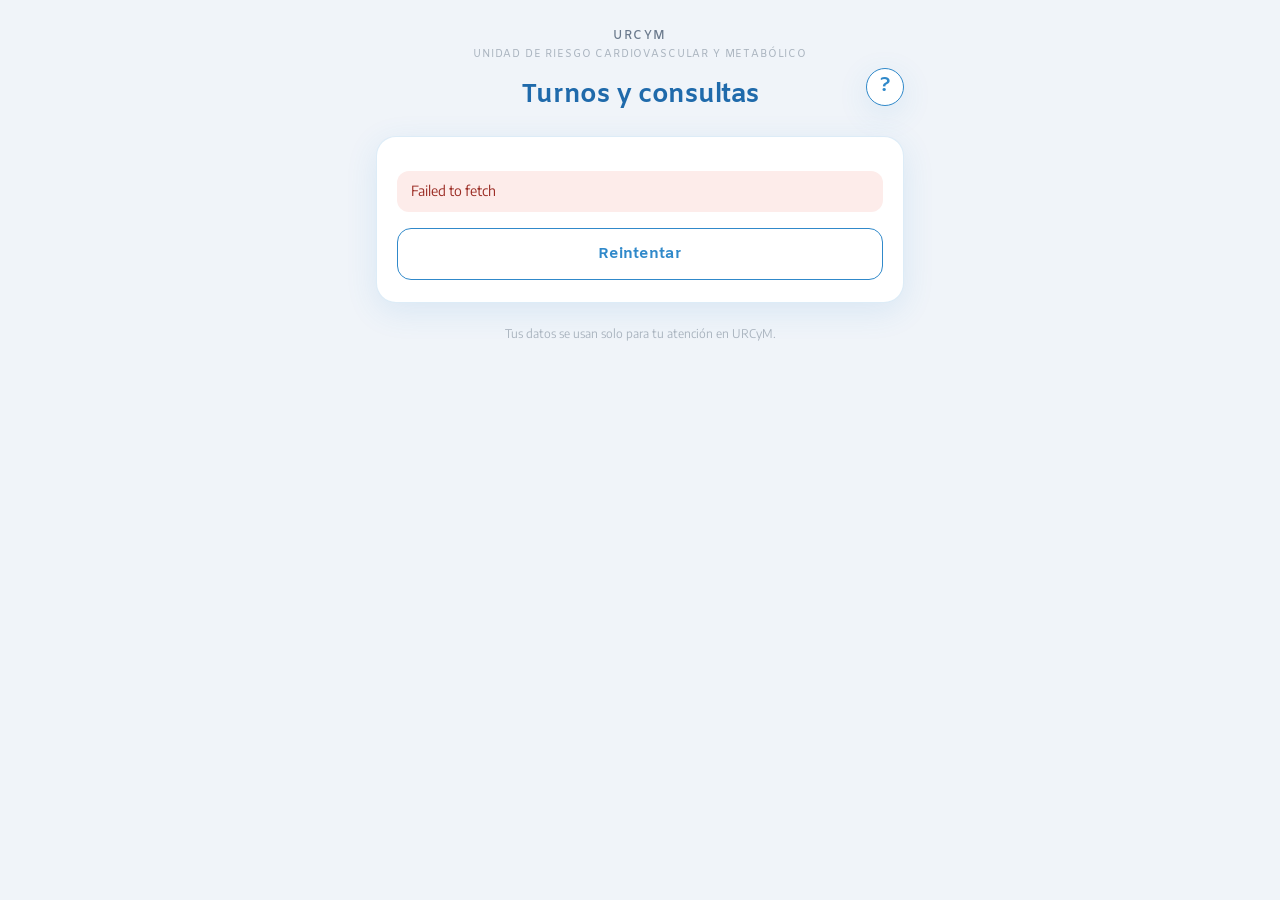
<file: index.html>
<!DOCTYPE html>
<html lang="es-AR">
<head>
<meta charset="UTF-8">
<meta name="viewport" content="width=device-width, initial-scale=1, viewport-fit=cover">
<title>Turnos y consultas · URCyM</title>
<meta name="description" content="Videoconsultas, recetas y consultas por mensaje con la Unidad de Riesgo Cardiovascular y Metabólico.">
<meta name="theme-color" content="#3089ca">
<meta name="robots" content="noindex">
<link rel="manifest" href="/manifest-pacientes.json">
<link rel="icon" type="image/png" sizes="32x32" href="/urcym-favicon-32.png">
<link rel="apple-touch-icon" href="/urcym-apple-touch-icon.png">
<meta name="mobile-web-app-capable" content="yes">
<meta name="apple-mobile-web-app-capable" content="yes">
<meta name="apple-mobile-web-app-title" content="URCyM Turnos">
<meta name="apple-mobile-web-app-status-bar-style" content="default">
<link rel="preconnect" href="https://fonts.googleapis.com">
<link href="https://fonts.googleapis.com/css2?family=Amiko:wght@400;600;700&family=Encode+Sans:wght@400;500;600;700&display=swap" rel="stylesheet">
<style>
:root{
  --blue:#3089ca; --blue-dark:#1f6aab; --blue-light:#e8f3fc; --blue-glow:rgba(48,137,202,.18);
  --teal:#4dbcbe; --teal-light:#e0f5f5; --red:#e25247; --red-light:#fdecea;
  --amber:#b7791f; --amber-light:#fbf3e4; --green:#1d9e75; --green-light:#e3f5ee;
  --text:#1a2535; --soft:#6b7a8d; --faint:#aab4bf; --line:rgba(48,137,202,.16);
  --bg:#f0f4f9; --card:#fff; --chip:#f4f7fb;
  --shadow:0 8px 32px rgba(48,137,202,.12);
  --display:'Amiko',system-ui,sans-serif; --main:'Encode Sans',system-ui,sans-serif;
}
*{box-sizing:border-box;margin:0;padding:0}
html,body{background:var(--bg);color:var(--text);font-family:var(--main);font-size:16px;line-height:1.45;-webkit-font-smoothing:antialiased}
body{min-height:100vh;padding:0 0 48px}
button,input,textarea{font:inherit;color:inherit}
.wrap{max-width:560px;margin:0 auto;padding:0 16px}
header{padding:28px 0 18px;text-align:center}
.marca{font-family:var(--display);font-size:12px;font-weight:600;letter-spacing:.12em;text-transform:uppercase;color:var(--soft)}
.marca small{display:block;font-size:10.5px;letter-spacing:.08em;color:var(--faint);margin-top:2px;font-weight:400}
h1{font-family:var(--display);font-size:26px;font-weight:700;color:var(--blue-dark);margin-top:14px;letter-spacing:-.01em}
.sub{color:var(--soft);font-size:14.5px;margin-top:4px}
.card{background:var(--card);border-radius:20px;box-shadow:var(--shadow);border:1px solid var(--line);padding:22px 20px;margin-bottom:14px}
.paso{display:flex;align-items:center;gap:10px;margin-bottom:14px}
.paso .n{width:26px;height:26px;border-radius:50%;background:var(--blue);color:#fff;font-family:var(--display);font-weight:700;font-size:13px;display:flex;align-items:center;justify-content:center;flex:none}
.paso h2{font-family:var(--display);font-size:16.5px;font-weight:700}
.paso .ok{margin-left:auto;font-size:13px;color:var(--blue);background:none;border:none;cursor:pointer;font-weight:600}
.card.cerrada{padding:14px 20px}
.card.cerrada .paso{margin:0}
.card.cerrada .paso .n{background:var(--teal)}
.resumen{font-size:14px;color:var(--soft);margin-left:36px;margin-top:2px}
.card.bloqueada{opacity:.5;pointer-events:none;padding:14px 20px}
.card.bloqueada .paso{margin:0}
.card.bloqueada .paso .n{background:var(--faint)}

.profs{display:grid;gap:10px}
.prof{display:flex;align-items:center;gap:14px;text-align:left;padding:14px;border-radius:14px;border:1.5px solid var(--line);background:var(--chip);cursor:pointer;transition:border-color .15s,background .15s}
.prof:hover{border-color:var(--blue)}
.prof.sel{border-color:var(--blue);background:var(--blue-light);box-shadow:0 0 0 3px var(--blue-glow)}
.avatar{width:44px;height:44px;border-radius:50%;background:var(--blue);color:#fff;display:flex;align-items:center;justify-content:center;font-family:var(--display);font-weight:700;flex:none}
.prof b{display:block;font-size:15.5px}
.prof span{font-size:13px;color:var(--soft)}

.dias{display:flex;gap:8px;overflow-x:auto;padding:2px 2px 10px;scroll-snap-type:x mandatory;-webkit-overflow-scrolling:touch}
.dia{flex:none;scroll-snap-align:start;min-width:72px;padding:10px 8px;border-radius:14px;border:1.5px solid var(--line);background:var(--chip);cursor:pointer;text-align:center}
.dia .dn{font-size:11.5px;text-transform:uppercase;letter-spacing:.06em;color:var(--soft)}
.dia .dd{font-family:var(--display);font-size:21px;font-weight:700;line-height:1.2}
.dia .dm{font-size:11.5px;color:var(--soft)}
.dia.sel{background:var(--blue);border-color:var(--blue);color:#fff}
.dia.sel .dn,.dia.sel .dm{color:rgba(255,255,255,.85)}
.horas{display:flex;flex-wrap:wrap;gap:8px;margin-top:8px}
.hora{padding:10px 16px;border-radius:12px;border:1.5px solid var(--line);background:#fff;cursor:pointer;font-weight:600;font-size:15px}
.hora:hover{border-color:var(--blue)}
.hora.sel{background:var(--blue);border-color:var(--blue);color:#fff}
.vacio{font-size:14px;color:var(--soft);padding:10px 0}

label{display:block;font-size:12px;font-weight:600;letter-spacing:.05em;text-transform:uppercase;color:var(--soft);margin:14px 0 6px}
label:first-child{margin-top:0}
input[type=text],input[type=email],input[type=tel],input[type=date],input[type=url],textarea{width:100%;padding:12px 14px;border-radius:12px;border:1.5px solid var(--line);background:var(--chip);font-size:16px;outline:none;transition:border-color .15s,box-shadow .15s}
input:focus,textarea:focus{border-color:var(--blue);background:#fff;box-shadow:0 0 0 3px var(--blue-glow)}
textarea{resize:vertical;min-height:70px}
.motivos{display:flex;flex-wrap:wrap;gap:8px}
.motivo{display:inline-flex;align-items:center;gap:6px;margin:0;padding:9px 13px;border-radius:999px;border:1.5px solid var(--line);background:#fff;cursor:pointer;font-size:14px;font-weight:500;text-transform:none;letter-spacing:0;color:var(--text)}
.motivo input{width:16px;height:16px;accent-color:var(--blue);margin:0}
.motivo.sel{border-color:var(--blue);background:var(--blue-light);color:var(--blue-dark);font-weight:600}
header{position:relative}
.ayuda-btn{position:absolute;right:0;top:68px;width:38px;height:38px;border-radius:50%;border:1.5px solid var(--blue);background:#fff;color:var(--blue);font-family:var(--display);font-weight:700;font-size:19px;cursor:pointer;box-shadow:var(--shadow)}
.ayuda-btn:hover{background:var(--blue-light)}
.ayuda-bg{position:fixed;inset:0;background:rgba(26,37,53,.45);z-index:50;display:flex;align-items:flex-end;justify-content:center;padding:16px}
@media (min-width:600px){.ayuda-bg{align-items:center}}
.ayuda{background:#fff;border-radius:20px;max-width:520px;width:100%;max-height:85vh;overflow:auto;padding:22px 20px;box-shadow:0 20px 50px rgba(0,0,0,.25)}
.ayuda h2{font-family:var(--display);font-size:19px;color:var(--blue-dark);margin-bottom:12px}
.ayuda ol{padding-left:0;list-style:none;counter-reset:p}
.ayuda li{counter-increment:p;position:relative;padding:0 0 12px 38px;font-size:15px}
.ayuda li::before{content:counter(p);position:absolute;left:0;top:0;width:26px;height:26px;border-radius:50%;background:var(--blue);color:#fff;font-weight:700;font-size:13px;display:flex;align-items:center;justify-content:center}
.ayuda .nota{margin-top:4px}
.aviso-legal{border:1.5px solid #f2c48a;background:#fffaf2;border-radius:14px;padding:12px 14px;margin:16px 0 4px;font-size:13.5px;line-height:1.5}
.aviso-tit{display:block;font-family:var(--display);font-size:14.5px;color:#8a4b0f;margin-bottom:6px}
.aviso-legal ul{padding-left:18px;margin:0}
.aviso-legal li{margin-bottom:6px}
.aviso-legal li.urg{color:#9b2c24}
.aviso-mas{margin:2px 0 6px}.aviso-mas summary{cursor:pointer;color:var(--blue,#2563eb);font-weight:600;font-size:13px;padding:4px 0}.aviso-mas ul{margin-top:6px;font-size:12.5px;color:#475569}
.ir-falta{background:none;border:none;padding:0;color:inherit;font:inherit;text-decoration:underline;cursor:pointer;font-weight:700}
.resalta{animation:resalta 1.4s ease 1}@keyframes resalta{0%,60%{box-shadow:0 0 0 4px rgba(245,158,11,.55);border-radius:12px}100%{box-shadow:none}}
.progreso{margin:0 2px 12px}.progreso-t{display:flex;justify-content:space-between;font-size:12.5px;font-weight:700;color:#475569;margin-bottom:5px}.progreso-t span{font-weight:600;color:#94a3b8}.progreso-b{height:6px;background:#e2e8f0;border-radius:999px;overflow:hidden}.progreso-b i{display:block;height:100%;background:linear-gradient(90deg,#3b82f6,#1d4ed8);border-radius:999px;transition:width .3s}
.aviso-ok{display:flex;gap:8px;align-items:center;margin:10px 0 0;padding-top:10px;border-top:1px solid #f2dcbc;font-size:14.5px;font-weight:700;text-transform:none;letter-spacing:0;color:var(--text);cursor:pointer}
.aviso-ok input{width:20px;height:20px;accent-color:var(--blue);margin:0}
.fila2{display:grid;grid-template-columns:1fr 1fr;gap:10px}
.fila2 label{margin-top:14px}
.dni-row{display:flex;gap:8px}
.dni-row input{flex:1}
.hola{background:var(--teal-light);border-radius:14px;padding:12px 14px;font-size:14.5px;margin-top:12px}
.hola b{font-size:15.5px}
.link{background:none;border:none;color:var(--blue);font-weight:600;cursor:pointer;font-size:14px;padding:0;text-decoration:underline;text-underline-offset:2px}
.nota{font-size:12.5px;color:var(--soft);margin-top:6px}
.honor{font-size:13px;color:var(--soft);margin:0 4px 12px;line-height:1.45}
.honor b{color:var(--text);font-weight:600}
.lugar{display:flex;align-items:center;justify-content:space-between;gap:12px;padding:12px 0;border-top:1px solid var(--line)}
.lugar:first-of-type{margin-top:6px}
.lugar b{display:block;font-size:15.5px}
.lugar span{display:block;font-size:13.5px;color:var(--soft);margin-top:2px}
.wapp{flex-shrink:0;display:inline-flex;align-items:center;gap:6px;padding:9px 14px;border-radius:999px;background:#25d366;color:#fff;font-weight:700;font-size:14px;text-decoration:none}
.wapp::before{content:'💬'}
.mailbtn{flex-shrink:0;display:inline-flex;align-items:center;gap:6px;padding:9px 14px;border-radius:999px;background:var(--blue);color:#fff;font-weight:700;font-size:14px;text-decoration:none}
.mailbtn::before{content:'✉'}
.lugar .mail-dir{display:block;font-size:12.5px;color:var(--soft);word-break:break-all}
.prof.presencial{border-color:#bfe8cf}
.hola-rec{display:flex;align-items:center;justify-content:space-between;gap:10px;background:#fff;border:1.5px solid var(--line);border-radius:14px;padding:10px 14px;margin:0 0 12px;font-size:15px}
.hola-rec .link{font-size:13px;color:var(--soft)}
.mis-btn{display:flex;align-items:center;gap:10px;width:100%;margin:0 0 14px;padding:11px 14px;border-radius:14px;border:1.5px dashed #9cc7e8;background:#f5faff;color:var(--blue-dark,#1f6aab);font:inherit;font-size:14.5px;font-weight:600;cursor:pointer;text-align:left}
.mis-btn span{margin-left:auto;color:var(--faint);font-size:18px}
.primer{display:flex;align-items:center;gap:10px;width:100%;margin:0 0 12px;padding:12px 14px;border-radius:14px;border:2px solid var(--blue);background:var(--blue-light);color:var(--blue-dark,#1f6aab);font:inherit;cursor:pointer;text-align:left}
.primer b{display:block;font-size:15.5px}
.primer small{display:block;font-size:12.5px;color:var(--soft)}
.osde-pegar{width:100%;min-height:96px;font-size:14.5px;line-height:1.45;overflow-wrap:anywhere;white-space:pre-wrap;resize:vertical}
.osde-ok{margin:6px 2px 0;font-size:12.5px;font-weight:600}
.osde-pegar-btn{margin:2px 0 8px}
.fnac-row{display:flex;gap:6px;margin-top:8px;align-items:stretch}
.fnac-row input{width:64px;text-align:center;font-size:17px;padding:10px 6px}
.fnac-row input#fn-a{width:84px}
.fnac-row .btn{flex:1;margin:0}
.despues{display:flex;gap:8px;align-items:flex-start;font-size:13.5px;line-height:1.4;margin:10px 2px 4px;color:var(--ink,#334155);cursor:pointer}
.despues input{margin-top:3px;width:18px;height:18px;flex:0 0 auto}
.cal-rep{position:absolute;left:42px;bottom:10px;border:1.5px solid var(--blue);background:var(--blue-light);color:var(--blue-dark,#1f6aab);border-radius:999px;padding:5px 12px;font:inherit;font-size:13px;font-weight:700;cursor:pointer}
.cal-btns{display:grid;grid-template-columns:1fr 1fr;gap:8px;margin-top:10px}
.cal-btns a,.cal-btns button{display:flex;align-items:center;justify-content:center;gap:6px;padding:10px;border-radius:12px;border:1.5px solid var(--line);background:#fff;color:var(--text);font:inherit;font-size:13.5px;font-weight:600;text-decoration:none;cursor:pointer}
.lugar .dir{display:block;font-size:12.5px;color:var(--soft);margin-top:2px}
.lugar .mapa{display:inline-block;margin-top:4px;font-size:13px;font-weight:600;color:var(--blue);text-decoration:none}
.mis-item{display:flex;align-items:center;gap:12px;padding:12px 0;border-top:1px solid var(--line);text-decoration:none;color:var(--text)}
.mis-item:first-of-type{border-top:0}
.mis-item .ic{font-size:22px;width:30px;text-align:center}
.mis-item b{display:block;font-size:15px}
.mis-item small{display:block;font-size:12.5px;color:var(--soft)}
.mis-item .est{margin-left:auto;font-size:11.5px;font-weight:700;border-radius:999px;padding:3px 9px;white-space:nowrap;background:var(--chip);color:var(--soft)}
.mis-item .est.ok{background:#e7f6ee;color:#15803d}.mis-item .est.pend{background:#fff7e6;color:#b45309}
.arrep-link{display:inline-block;margin-top:8px;color:var(--soft);font-weight:600;font-size:12.5px;border:1px solid var(--line);border-radius:999px;padding:5px 12px;text-decoration:none;background:#fff}
.arrep-link:hover{color:var(--blue);border-color:var(--blue)}
button.arrep-link{cursor:pointer;font-family:inherit}
.sug-wrap{position:relative}
.sug{display:none;position:absolute;left:0;right:0;top:100%;z-index:30;background:#fff;border:1.5px solid var(--blue);border-top:0;border-radius:0 0 12px 12px;box-shadow:0 10px 24px rgba(20,60,100,.14);overflow:hidden}
.sug-it{display:block;width:100%;text-align:left;padding:11px 14px;border:0;border-top:1px solid var(--line);background:#fff;font:inherit;font-size:15px;color:var(--text);cursor:pointer}
.sug-it:first-child{border-top:0}
.sug-it:hover,.sug-it:focus{background:var(--blue-light)}
.sug-it span{color:var(--soft);font-size:13.5px}
.dchips{display:flex;flex-wrap:wrap;gap:6px;margin:8px 0 0}
.dchip{border:1.5px solid var(--line);background:var(--chip);border-radius:999px;padding:5px 11px;font:inherit;font-size:13.5px;font-weight:600;color:var(--text);cursor:pointer}
.dchip.sel{border-color:var(--blue);background:var(--blue-light);color:var(--blue)}
.arrep-link.arm{color:#b42318;border-color:#f3b4ae;background:#fff5f4}
.resumen-turno .fila-r{display:grid;grid-template-columns:1fr auto;column-gap:10px;align-items:start;padding:12px 0;border-top:1px solid var(--line)}
.resumen-turno .fila-r:first-of-type{border-top:0}
.resumen-turno .fila-r .k{grid-column:1 / -1;font-size:11.5px;color:var(--soft);font-weight:700;text-transform:uppercase;letter-spacing:.06em;margin-bottom:3px}
.resumen-turno .fila-r .v{font-size:15.5px;min-width:0}
.resumen-turno .fila-r .cambiar{background:none;border:none;color:var(--blue);font:inherit;font-size:13.5px;font-weight:700;cursor:pointer;padding:2px 0;white-space:nowrap}
.resumen-turno .chip-m{display:inline-block;background:var(--blue-light);color:var(--blue-dark);border-radius:999px;padding:3px 10px;font-size:13px;font-weight:600;margin:0 4px 4px 0}
.seg{display:flex;background:var(--chip);border:1.5px solid var(--line);border-radius:999px;padding:4px;margin:0 0 16px;gap:4px}
.seg button{flex:1;border:none;background:none;border-radius:999px;padding:9px 10px;font:inherit;font-size:14px;font-weight:600;color:var(--soft);cursor:pointer;transition:all .15s}
.seg button.on{background:#fff;color:var(--blue);box-shadow:0 2px 8px rgba(26,37,53,.10)}
.grupo{margin:0 4px 10px;font-size:13px;text-transform:uppercase;letter-spacing:.06em;font-weight:600;color:var(--soft)}
.prof .tag{display:inline-block;margin-top:4px;font-size:11.5px;font-weight:600;color:#0f766e;background:#e6f6f4;border-radius:999px;padding:2px 9px}
.prof .tag.mail{color:#1f6aab;background:var(--blue-light)}
.prof .flecha{margin-left:auto;color:var(--faint);font-size:20px}
.perfil-cab{display:flex;align-items:center;gap:14px;margin-bottom:6px}
.perfil-cab .avatar{width:56px;height:56px;font-size:18px}
.acc{display:flex;align-items:center;gap:12px;width:100%;text-align:left;padding:13px 14px;border-radius:12px;border:1.5px solid var(--line);background:var(--chip);cursor:pointer;font:inherit;color:var(--text);margin-top:8px;text-decoration:none}
.acc:hover{border-color:var(--blue)}
.acc .ico{font-size:22px;width:30px;text-align:center}
.acc b{display:block;font-size:15px;color:var(--text)}
.acc span{display:block;font-size:12.5px;color:var(--soft)}
.tabs.cob{margin-bottom:0}
.falta{display:none;margin:14px 0 -6px;padding:10px 12px;border-radius:12px;background:#fff6e0;border:1px solid #f2d18a;color:#7a5200;font-size:13.5px;line-height:1.4}
.falta.on{display:block}

.btn{display:inline-flex;align-items:center;justify-content:center;gap:8px;width:100%;padding:14px;border-radius:14px;border:none;background:var(--blue);color:#fff;font-family:var(--display);font-size:15.5px;font-weight:700;letter-spacing:.02em;cursor:pointer;box-shadow:0 4px 16px rgba(48,137,202,.28);transition:background .15s,transform .1s;margin-top:16px;text-decoration:none}
.btn:hover{background:var(--blue-dark)}
.btn:active{transform:translateY(1px)}
.btn[disabled]{opacity:.55;cursor:default;box-shadow:none}
.btn.sec{background:#fff;color:var(--blue);border:1.5px solid var(--blue);box-shadow:none}
.btn.mp{background:#009ee3;box-shadow:0 4px 16px rgba(0,158,227,.28)}
.btn.mp:hover{background:#0084c0}
.btn.meet{background:var(--green);box-shadow:0 4px 16px rgba(29,158,117,.28)}
.btn-chico{width:auto;padding:12px 16px;margin:0;font-size:14px}

.montos{display:flex;justify-content:space-between;align-items:baseline;background:var(--blue-light);border-radius:14px;padding:12px 14px;margin-bottom:14px;gap:12px}
.montos .grande{font-family:var(--display);font-size:24px;font-weight:700;color:var(--blue-dark)}
.montos small{display:block;font-size:12.5px;color:var(--soft)}
.tabs{display:grid;grid-template-columns:1fr 1fr;gap:6px;background:var(--chip);border-radius:14px;padding:4px;margin-bottom:14px}
.tabs.uno{grid-template-columns:1fr}
.tab{padding:10px 6px;border-radius:11px;border:none;background:none;cursor:pointer;font-weight:600;font-size:14px;color:var(--soft)}
.tab.sel{background:#fff;color:var(--text);box-shadow:0 1px 6px rgba(26,37,53,.1)}
.datos-tr{border:1.5px dashed var(--line);border-radius:14px;padding:4px 14px}
.dt{display:flex;align-items:center;justify-content:space-between;gap:10px;padding:9px 0;border-bottom:1px solid var(--line)}
.dt:last-child{border-bottom:none}
.dt span{font-size:12px;color:var(--soft);text-transform:uppercase;letter-spacing:.05em}
.dt b{display:block;font-size:15px;word-break:break-all;text-transform:none;letter-spacing:0;color:var(--text)}
.copiar{flex:none;border:1px solid var(--line);background:#fff;border-radius:9px;padding:6px 10px;font-size:12.5px;font-weight:600;color:var(--blue);cursor:pointer}
.archivo{text-transform:none;letter-spacing:0;font-weight:400;color:var(--text);font-size:14px;display:flex;align-items:center;gap:12px;border:1.5px dashed var(--blue);background:var(--blue-light);border-radius:14px;padding:14px;cursor:pointer;margin-top:14px}
.archivo input{display:none}
.archivo .ic{font-size:24px}
.archivo b{display:block;font-size:14.5px;color:var(--blue-dark)}
.archivo span{font-size:12.5px;color:var(--soft);word-break:break-all}
.archivo.lleno{border-style:solid;background:var(--green-light);border-color:var(--green)}
.archivo.lleno b{color:var(--green)}
.prev{width:48px;height:48px;border-radius:8px;object-fit:cover;flex:none}

.error{display:none;background:var(--red-light);color:#9b2c24;border-radius:12px;padding:10px 14px;font-size:14px;margin-top:12px}
.error.on{display:block}
.cargando{display:flex;align-items:center;gap:10px;color:var(--soft);font-size:14px;padding:8px 0}
.spin{width:18px;height:18px;border:2.5px solid var(--blue-light);border-top-color:var(--blue);border-radius:50%;animation:g .8s linear infinite;flex:none}
@keyframes g{to{transform:rotate(360deg)}}

.estado{display:inline-flex;align-items:center;gap:6px;border-radius:999px;padding:5px 12px;font-size:13px;font-weight:700}
.estado.confirmada{background:var(--green-light);color:var(--green)}
.estado.pendiente_pago{background:var(--amber-light);color:var(--amber)}
.estado.vencida,.estado.cancelada{background:var(--red-light);color:var(--red)}
.tabla{width:100%;border-collapse:collapse;margin:12px 0 4px}
.tabla td{padding:7px 0;font-size:15px;border-bottom:1px solid var(--line);vertical-align:top}
.tabla td:first-child{color:var(--soft);font-size:13.5px;width:38%;padding-right:10px}
.tabla tr:last-child td{border-bottom:none}
.tabla b{font-weight:700}
.aviso{border-radius:14px;padding:12px 14px;font-size:14.5px;margin-top:12px}
.aviso.amber{background:var(--amber-light)}
.aviso.verde{background:var(--green-light)}
.aviso.azul{background:var(--blue-light)}
.big-ok{font-size:44px;line-height:1;text-align:center;margin:6px 0 10px}
.centro{text-align:center}
footer{text-align:center;font-size:12px;color:var(--faint);margin-top:22px}
.oculto{display:none!important}
@media (max-width:380px){ .fila2{grid-template-columns:1fr} h1{font-size:23px} }
</style>
</head>
<body>
<div class="wrap">
  <header>
    <button type="button" class="ayuda-btn" id="b-ayuda" aria-label="Ayuda: cómo funciona">?</button>
    <div class="marca">URCyM<small>Unidad de Riesgo Cardiovascular y Metabólico</small></div>
    <h1 id="titulo">Turnos y consultas</h1>
    <p class="sub" id="subtitulo"></p>
  </header>

  <main id="app">
    <div class="card"><div class="cargando"><div class="spin"></div>Cargando…</div></div>
  </main>

  <footer>Tus datos se usan solo para tu atención en URCyM.</footer>
</div>

<script>
/* ═══════════════════ Configuración ═══════════════════ */
var FN_URL = 'https://qdjzetylyojfjdottjrk.supabase.co/functions/v1/video-turnos';
var SB_KEY = 'sb_publishable_qe6L1Uc7mRwsen7lzZlllw_DzOXonwL';

/* ═══════════════════ Utilidades ═══════════════════ */
var $ = function(s, r){ return (r||document).querySelector(s); };
function h(s){ return String(s==null?'':s).replace(/[&<>"']/g, function(c){ return {'&':'&amp;','<':'&lt;','>':'&gt;','"':'&quot;',"'":'&#39;'}[c]; }); }
function pesos(n){ return '$' + Math.round(Number(n)||0).toLocaleString('es-AR'); }
var DIAS_C = ['dom','lun','mar','mié','jue','vie','sáb'];
var MESES_C = ['ene','feb','mar','abr','may','jun','jul','ago','sep','oct','nov','dic'];
function partes(ds){ var p = ds.split('-').map(Number); var d = new Date(p[0], p[1]-1, p[2]); return { dow: DIAS_C[d.getDay()], dia: p[2], mes: MESES_C[p[1]-1] }; }
function iniciales(nombre){ return nombre.replace(/^(Dra?\.?\s+)/i,'').split(/\s+/).filter(Boolean).slice(0,2).map(function(w){return w[0];}).join('').toUpperCase(); }

async function api(body){
  var r = await fetch(FN_URL, { method:'POST', headers:{ 'Content-Type':'application/json', apikey: SB_KEY }, body: JSON.stringify(body) });
  var j = await r.json().catch(function(){ return {}; });
  if(!r.ok) throw new Error(j.error || 'No pudimos conectarnos. Revisá tu internet y probá de nuevo.');
  return j;
}
async function apiForm(fd){
  var r = await fetch(FN_URL, { method:'POST', headers:{ apikey: SB_KEY }, body: fd });
  var j = await r.json().catch(function(){ return {}; });
  if(!r.ok) throw new Error(j.error || 'No pudimos conectarnos. Revisá tu internet y probá de nuevo.');
  return j;
}
function mostrarError(el, e){ el.textContent = (e && e.message) || String(e); el.classList.add('on'); }
function limpiarError(el){ el.textContent=''; el.classList.remove('on'); }

/* Comprime fotos grandes antes de subirlas (los PDF van tal cual) */
async function prepararArchivo(f){
  if(!f || !/^image\/(jpeg|png|webp)$/.test(f.type) || f.size < 900*1024) return f;
  try{
    var bmp = await createImageBitmap(f);
    var esc = Math.min(1, 1800 / Math.max(bmp.width, bmp.height));
    var c = document.createElement('canvas'); c.width = Math.round(bmp.width*esc); c.height = Math.round(bmp.height*esc);
    c.getContext('2d').drawImage(bmp, 0, 0, c.width, c.height);
    var blob = await new Promise(function(res){ c.toBlob(res, 'image/jpeg', 0.82); });
    if(!blob || blob.size >= f.size) return f;
    return new File([blob], (f.name||'comprobante').replace(/\.\w+$/, '') + '.jpg', { type:'image/jpeg' });
  }catch(e){ return f; }
}
function copiar(txt, btn){
  var fin = function(){ var o = btn.textContent; btn.textContent = '¡Copiado!'; setTimeout(function(){ btn.textContent = o; }, 1400); };
  if(navigator.clipboard && navigator.clipboard.writeText) navigator.clipboard.writeText(txt).then(fin, fin);
  else { var t = document.createElement('textarea'); t.value = txt; document.body.appendChild(t); t.select(); try{ document.execCommand('copy'); }catch(e){} t.remove(); fin(); }
}
/* Bloque de datos de transferencia + selector de archivo (se usa para seña y saldo) */
function htmlTransferencia(tr){
  var filas = [];
  if(tr.alias) filas.push(['Alias', tr.alias]);
  if(tr.cbu) filas.push(['CBU / CVU', tr.cbu]);
  if(tr.titular) filas.push(['Titular', tr.titular]);
  if(tr.cuit) filas.push(['CUIL', tr.cuit]);
  if(tr.banco) filas.push(['Banco', tr.banco]);
  if(!filas.length) return '<p class="nota">Pedí los datos para transferir respondiendo el mail de confirmación o por WhatsApp.</p>';
  return '<div class="datos-tr">' + filas.map(function(f){
    var copiable = f[0] === 'Alias' || f[0] === 'CBU / CVU';
    return '<div class="dt"><div><span>'+h(f[0])+'</span><b>'+h(f[1])+'</b></div>' + (copiable ? '<button type="button" class="copiar" data-copiar="'+h(f[1])+'">Copiar</button>' : '') + '</div>';
  }).join('') + '</div>';
}
function htmlArchivo(id){
  return '<label class="archivo" id="'+id+'-box"><input type="file" id="'+id+'" accept="image/*,application/pdf">'
    + '<div class="ic" id="'+id+'-ic">📎</div><div><b id="'+id+'-t">Adjuntá el comprobante</b><span id="'+id+'-s">Foto o captura de pantalla, o PDF</span></div></label>';
}
function engancharArchivo(id, alCambiar){
  var inp = $('#'+id), box = $('#'+id+'-box');
  inp.addEventListener('change', function(){
    var f = inp.files && inp.files[0];
    if(!f){ alCambiar(null); return; }
    box.classList.add('lleno');
    $('#'+id+'-t').textContent = 'Comprobante listo ✓';
    $('#'+id+'-s').textContent = f.name + ' · tocá para cambiarlo';
    var ic = $('#'+id+'-ic');
    if(/^image\//.test(f.type) && window.URL){ ic.innerHTML = '<img class="prev" alt="" src="'+URL.createObjectURL(f)+'">'; }
    else ic.textContent = '📄';
    alCambiar(f); guardarBorrador();
  });
}
document.addEventListener('click', function(e){
  var b = e.target.closest('[data-copiar]'); if(b) copiar(b.getAttribute('data-copiar'), b);
});

/* ═══════════════════ Flujo de reserva ═══════════════════ */
var S = { cfg:null, prof:null, dias:[], fecha:null, hora:null, pac:null, dniOk:null, otroMail:false, metodo:null, archivo:null, enviando:false };
S.render = function(){ render(); };
S.onDatos = function(d){
  // la deuda anterior es por profesional: si cambió de profesional después de poner el DNI, se vuelve a consultar
  if(S.pac && S.pac.existe && S.prof && S.pac.prof_deuda !== S.prof.id){
    var pac = S.pac, pid = S.prof.id; pac.deuda = null; pac.prof_deuda = pid;
    api({ accion:'dni', dni:pac.dni, prof:pid }).then(function(r){ if(S.pac === pac && S.prof && S.prof.id === pid){ pac.deuda = r.deuda || null; render(); } }).catch(function(){});
  }
  S.dniOk = d; S.metodo = S.prof.comprobante ? 'comprobante' : 'mercadopago'; S.archivo = null;
  if(S.cob == null) S.cob = (S.pac && S.pac.existe && S.pac.es_osde) ? 'osde' : 'particular';
  if(soloParticular(S.prof)) S.cob = 'particular';
  if(S.cob === 'osde') S.metodo = 'osde';
  render();
  var ult = $('#seccion-sena'); if(ult && ult.scrollIntoView) ult.scrollIntoView({ behavior:'smooth', block:'start' });
};

function iniciarReserva(cfg, profId){
  AYUDA = 'video'; FLUJO = 'video';
  S.cfg = Object.assign({}, cfg, { profs: cfg.profs.filter(function(p){ return p.video; }) });
  S.prof = null; S.fecha = S.hora = null; S.dniOk = null; S.motivos = []; S.acepto = false; S.editMotivos = false;
  $('#titulo').textContent = 'Videoconsulta';
  $('#subtitulo').textContent = 'Elegí día y horario, aboná la seña y listo.';
  if(!S.cfg.activo || !S.cfg.profs.length){
    $('#app').innerHTML = '<div class="card centro"><div class="big-ok">🗓️</div><p>En este momento no hay turnos por videollamada disponibles para sacar online.</p><p class="nota" style="margin-top:8px">Comunicate con el consultorio para coordinar.</p></div>';
    return;
  }
  if(profId) S.prof = S.cfg.profs.find(function(p){ return p.id === profId; }) || null;
  if(!S.prof && S.cfg.profs.length === 1 && !OTRAS_PROF.length) S.prof = S.cfg.profs[0];
  render();
  if(S.prof) cargarSlots();
}

function render(){
  var paso = !S.prof ? 1 : !S.hora ? 2 : !S.dniOk ? 3 : 4;
  var html = '';
  // 1 · Profesional (las otras especialistas también atienden por video: el turno se pide por mail)
  var variosV = S.cfg.profs.length > 1 || OTRAS_PROF.length > 0;
  if(paso === 4){
    // Antes de pagar: todo lo elegido en un resumen, con opción de cambiar cada cosa
    $('#app').innerHTML = barraVolver() + htmlProgreso(variosV ? 4 : 3, variosV ? ['Profesional','Día y horario','Tus datos','Pago'] : ['Día y horario','Tus datos','Pago']) + htmlResumenTurno(variosV) + htmlSena(variosV ? 2 : 1);
    enganchar(4); engancharResumen(); guardarBorrador();
    return;
  }
  if(variosV){
    if(paso === 1){
      html += '<section class="card"><div class="paso"><div class="n">1</div><h2>¿Con quién?</h2></div><div class="profs">'
        + S.cfg.profs.map(function(p){
          return '<button class="prof" data-prof="'+p.id+'"><div class="avatar">'+h(iniciales(p.nombre))+'</div><div><b>'+h(p.nombre)+'</b><span>Videoconsulta · '+pesos(p.arancel)+'</span></div></button>';
        }).join('') + '</div>'
        + (OTRAS_PROF.length ? '<p class="grupo" style="margin:16px 2px 8px">Otras especialistas · turno por mail</p><div class="profs">'
          + OTRAS_PROF.map(function(p){
            return '<a class="prof" style="text-decoration:none;color:inherit" href="'+linkMailTurno(p)+'"><div class="avatar" style="background:#5b8fb9">'+h(iniciales(p.nombre))+'</div><div><b>'+h(p.nombre)+'</b><span>'+h(p.esp)+'</span><span class="mail-dir" style="display:block;font-size:12px;color:var(--blue)">✉ '+h(p.mail)+'</span></div></a>';
          }).join('') + '</div>' : '')
        + '</section>';
    } else {
      html += '<section class="card cerrada"><div class="paso"><div class="n">✓</div><h2>'+h(S.prof.nombre)+'</h2><button class="ok" data-volver="1">Cambiar</button></div></section>';
    }
  } else {
    html += '<section class="card cerrada"><div class="paso"><div class="avatar" style="width:34px;height:34px;font-size:13px">'+h(iniciales(S.prof.nombre))+'</div><h2>'+h(S.prof.nombre)+'</h2></div></section>';
  }
  var nro = variosV ? 1 : 0;
  // 2 · Día y hora
  if(paso < 2) html += cardBloqueada(nro+1, 'Día y horario');
  else if(paso === 2) html += '<section class="card"><div class="paso"><div class="n">'+(nro+1)+'</div><h2>Elegí día y horario</h2></div><div id="slots"><div class="cargando"><div class="spin"></div>Buscando horarios libres…</div></div></section>';
  else {
    var pp = partes(S.fecha);
    html += '<section class="card cerrada"><div class="paso"><div class="n">✓</div><h2>'+cap(S.diaEtiqueta)+' · '+h(S.hora)+' h</h2><button class="ok" data-volver="2">Cambiar</button></div></section>';
  }
  // 3 · Datos
  if(paso < 3) html += cardBloqueada(nro+2, 'Tus datos');
  else if(paso === 3) html += htmlDatos(nro+2);
  else html += '<section class="card cerrada"><div class="paso"><div class="n">✓</div><h2>'+h(S.dniOk.resumen)+'</h2><button class="ok" data-volver="3">Cambiar</button></div></section>';
  // 4 · Seña
  if(paso < 4) html += cardBloqueada(nro+3, 'Seña');
  else html += htmlSena(nro+3);
  $('#app').innerHTML = barraVolver() + htmlProgreso(variosV ? paso : paso - 1, variosV ? ['Profesional','Día y horario','Tus datos','Pago'] : ['Día y horario','Tus datos','Pago']) + html;
  enganchar(paso); guardarBorrador();
}
function cap(s){ return s ? s.charAt(0).toUpperCase() + s.slice(1) : ''; }
function htmlProgreso(actual, nombres){
  var n = nombres.length, k = Math.min(Math.max(actual, 1), n);
  return '<div class="progreso" aria-label="Paso ' + k + ' de ' + n + '"><div class="progreso-t">Paso ' + k + ' de ' + n + ' · ' + h(nombres[k - 1]) + (k < n ? '<span>Sigue: ' + h(nombres[k]) + '</span>' : '') + '</div><div class="progreso-b"><i style="width:' + Math.round(100 * k / n) + '%"></i></div></div>';
}
function htmlResumenTurno(variosV){
  var mot = S.motivos || [];
  var editMot = !!S.editMotivos;
  return '<section class="card resumen-turno" id="seccion-resumen"><div class="paso"><div class="n">1</div><h2>Revisá tu turno</h2></div>'
    + '<div class="fila-r"><div class="k">Profesional</div><div class="v"><b>'+h(S.prof.nombre)+'</b></div>'+(variosV ? '<button class="cambiar" data-volver="1">Cambiar</button>' : '')+'</div>'
    + '<div class="fila-r"><div class="k">Día y hora</div><div class="v"><b>'+h(cap(S.diaEtiqueta))+' · '+h(S.hora)+' h</b><br><span class="nota" style="margin:0;font-size:12.5px">Videollamada por Google Meet · hora argentina</span></div><button class="cambiar" data-volver="2">Cambiar fecha</button></div>'
    + ((CFG && CFG.motivos && CFG.motivos.length) ? '<div class="fila-r"><div class="k">Motivo</div><div class="v">'
      + (editMot ? htmlMotivos(S).replace('<label style="margin-top:16px">', '<label style="margin-top:0">') + '<div class="error" id="e-mot"></div><button class="btn btn-chico" id="b-mot-ok" style="margin-top:10px">Listo</button>'
        : (mot.length ? mot.map(function(m){ return '<span class="chip-m">'+h(m)+'</span>'; }).join('') : '<span class="nota">Sin motivo</span>'))
      + '</div>'+(editMot ? '' : '<button class="cambiar" id="b-mot">Cambiar</button>')+'</div>' : '')
    + '<div class="fila-r"><div class="k">Paciente</div><div class="v">'+h(S.dniOk.resumen)+'</div><button class="cambiar" data-volver="3">Cambiar</button></div>'
    + '</section>';
}
function engancharResumen(){
  var bm = $('#b-mot'); if(bm) bm.onclick = function(){ S.editMotivos = true; render(); var r = $('#seccion-resumen'); if(r && r.scrollIntoView) r.scrollIntoView({ behavior:'smooth', block:'start' }); };
  document.querySelectorAll('#seccion-resumen [data-motivo]').forEach(function(c){ c.onchange = function(){
    var n = document.querySelectorAll('#seccion-resumen [data-motivo]:checked').length;
    if(n > 3){ c.checked = false; return; }
    c.parentNode.classList.toggle('sel', c.checked);
    document.querySelectorAll('#seccion-resumen [data-motivo]').forEach(function(o){ if(!o.checked){ o.disabled = n >= 3; o.parentNode.style.opacity = n >= 3 ? .45 : 1; } });
  }; });
  var ok = $('#b-mot-ok'); if(ok) ok.onclick = function(){
    var mot = Array.prototype.map.call(document.querySelectorAll('#seccion-resumen [data-motivo]:checked'), function(c){ return c.value; });
    if(!mot.length) return mostrarError($('#e-mot'), 'Elegí al menos un motivo de consulta.');
    S.motivos = mot; S.dniOk.motivos = JSON.stringify(mot); S.editMotivos = false; render();
  };
}
function cardBloqueada(n, t){ return '<section class="card bloqueada"><div class="paso"><div class="n">'+n+'</div><h2>'+h(t)+'</h2></div></section>'; }

function enganchar(paso){
  document.querySelectorAll('[data-prof]').forEach(function(b){
    b.onclick = function(){ S.prof = S.cfg.profs.find(function(p){ return p.id === b.dataset.prof; }); S.fecha = S.hora = null; render(); cargarSlots(); };
  });
  document.querySelectorAll('[data-volver]').forEach(function(b){
    b.onclick = function(){
      var v = +b.dataset.volver;
      if(v === 1){ S.prof = null; S.fecha = S.hora = null; render(); }
      if(v === 2){ S.hora = null; render(); cargarSlots(); }
      if(v === 3){ S.dniOk = null; render(); }
    };
  });
  if(paso === 3) engancharDatos();
  if(paso === 4) engancharSena();
}

/* ── Paso 2: horarios ── */
async function cargarSlots(){
  var box = $('#slots'); if(!box) return;
  try{
    var r = await api({ accion:'slots', prof:S.prof.id });
    S.dias = r.dias || [];
  }catch(e){
    box.innerHTML = '<div class="error on">'+h(e.message)+'</div><button class="btn sec" id="re-slots">Reintentar</button>';
    $('#re-slots').onclick = function(){ render(); cargarSlots(); };
    return;
  }
  if(!S.dias.length){
    box.innerHTML = '<p class="vacio">Por ahora no quedan horarios libres para videollamada con '+h(S.prof.nombre)+'. Probá de nuevo en unos días o comunicate con el consultorio.</p>';
    return;
  }
  if(!S.fecha || !S.dias.some(function(d){ return d.fecha === S.fecha; })) S.fecha = S.dias[0].fecha;
  pintarSlots();
}
function pintarSlots(){
  var box = $('#slots'); if(!box) return;
  var dia = S.dias.find(function(d){ return d.fecha === S.fecha; });
  var pri = S.dias.find(function(d){ return d.horas && d.horas.length; });
  box.innerHTML = (pri ? '<button class="primer" id="b-primer"><span style="font-size:22px">⚡</span><span><b>Primer turno: '+h(cap(pri.etiqueta))+' · '+h(pri.horas[0])+' h</b><small>Tocá para elegirlo directo</small></span></button>' : '')
    + '<div class="dias" role="listbox" aria-label="Días disponibles">' + S.dias.map(function(d){
      var p = partes(d.fecha);
      return '<button class="dia'+(d.fecha===S.fecha?' sel':'')+'" data-fecha="'+d.fecha+'" aria-selected="'+(d.fecha===S.fecha)+'"><div class="dn">'+p.dow+'</div><div class="dd">'+p.dia+'</div><div class="dm">'+p.mes+'</div></button>';
    }).join('') + '</div>'
    + '<div class="nota" style="margin-top:2px">'+h(cap(dia.etiqueta))+' · hora argentina</div>'
    + '<div class="horas">' + dia.horas.map(function(t){ return '<button class="hora" data-hora="'+t+'">'+t+'</button>'; }).join('') + '</div>';
  box.querySelectorAll('[data-fecha]').forEach(function(b){ b.onclick = function(){ S.fecha = b.dataset.fecha; pintarSlots(); }; });
  var bp = $('#b-primer'); if(bp) bp.onclick = function(){ S.fecha = pri.fecha; S.hora = pri.horas[0]; S.diaEtiqueta = pri.etiqueta; render(); var dni = $('#f-dni'); if(dni) setTimeout(function(){ dni.focus(); }, 50); };
  box.querySelectorAll('[data-hora]').forEach(function(b){ b.onclick = function(){
    S.hora = b.dataset.hora; S.diaEtiqueta = dia.etiqueta; render();
    var dni = $('#f-dni'); if(dni) setTimeout(function(){ dni.focus(); }, 50);
  }; });
  var sel = box.querySelector('.dia.sel'); if(sel && sel.scrollIntoView) sel.scrollIntoView({ block:'nearest', inline:'nearest' });
}

/* ── Paso 3: datos ── */
function htmlDatos(n, st, opt){
  st = st || S; opt = opt || { motivo:true, mailNota:"Ahí te llega la confirmación y el link de la videollamada." };
  var p = st.pac;
  var x = '<section class="card"><div class="paso"><div class="n">'+n+'</div><h2>Tus datos</h2></div>'
    + '<label for="f-dni">DNI <span style="text-transform:none;letter-spacing:0;font-weight:400">(solo números, sin puntos)</span></label><div class="dni-row"><input type="text" id="f-dni" inputmode="numeric" autocomplete="off" placeholder="Ej.: 30111222" value="'+h(p ? p.dni : (REC && REC.dni ? REC.dni : ''))+'"><button class="btn btn-chico" id="b-dni">Seguir</button></div>';
  if(p && p.existe){
    x += '<div class="hola"><b>¡Hola, '+h(p.nombre)+'! 👋</b><br>Ya te tenemos registrada/o, no hace falta que completes tus datos.'
      + (p.tiene_email && !st.otroMail ? '<br>Te mandamos la confirmación a <b>'+h(p.email_mask)+'</b> · <button class="link" id="b-otro">usar otro mail</button>' : '') + '</div>';
    if(!p.tiene_email || st.otroMail) x += '<label for="f-email">Mail para la confirmación</label><input type="email" id="f-email" autocomplete="email" placeholder="tu@mail.com">';
    if(opt.motivo) x += htmlMotivos(st);
    x += '<div class="error" id="e-datos"></div><button class="btn" id="b-datos">Continuar</button>';
  } else if(p && !p.existe){
    x += '<p class="nota" style="margin-top:10px">Es tu primera consulta: completá estos datos una sola vez.</p>'
      + '<div class="fila2"><div><label for="f-nombre">Nombre</label><input type="text" id="f-nombre" autocomplete="given-name"></div>'
      + '<div><label for="f-apellido">Apellido</label><input type="text" id="f-apellido" autocomplete="family-name"></div></div>'
      + '<div class="fila2"><div><label for="f-nac">Fecha de nacimiento</label><input type="text" id="f-nac" inputmode="numeric" autocomplete="bday" placeholder="dd/mm/aaaa" maxlength="10"></div>'
      + '<div><label for="f-tel">Celular</label><input type="tel" id="f-tel" autocomplete="tel" placeholder="11 2345-6789"></div></div>'
      + '<label for="f-email">Mail</label><input type="email" id="f-email" autocomplete="email" placeholder="tu@mail.com"><p class="nota">'+h(opt.mailNota)+'</p>'
      + (opt.motivo ? htmlMotivos(st) : '')
      + '<div class="error" id="e-datos"></div><button class="btn" id="b-datos">Continuar</button>';
  } else {
    x += '<div class="error" id="e-dni"></div>';
  }
  return x + '</section>';
}
function engancharDatos(st){
  st = st || S;
  var inp = $('#f-dni'), b = $('#b-dni');
  var buscar = async function(){
    var dni = inp.value.replace(/\D/g,'');
    var e = $('#e-dni') || $('#e-datos');
    if(dni.length < 6 || dni.length > 9){ if(e) mostrarError(e, 'Escribí tu DNI sin puntos (7 u 8 números).'); return; }
    if(st.pac && st.pac.dni === dni) return;
    var mio = st._busqN = (st._busqN || 0) + 1;   // si el paciente escribe otro DNI mientras busca, esta respuesta se descarta
    b.disabled = true; b.innerHTML = '<div class="spin" style="border-top-color:#fff;border-color:rgba(255,255,255,.35)"></div>';
    try{
      var r = await api(st === S && S.prof ? { accion:'dni', dni:dni, prof:S.prof.id } : { accion:'dni', dni:dni });
      if(mio !== st._busqN) return;
      r.dni = dni; if(st === S && S.prof) r.prof_deuda = S.prof.id; st.pac = r; st.otroMail = false;
      if(r.existe) recordarPaciente(dni, r.nombre);
      st.render();
      var foco = $('#f-nombre') || $('#f-email') || $('#b-datos'); if(foco) foco.focus();
    }catch(err){ if(mio !== st._busqN) return; b.disabled = false; b.textContent = 'Seguir'; if(e) mostrarError(e, err); }
  };
  b.onclick = buscar;
  inp.addEventListener('keydown', function(ev){ if(ev.key === 'Enter') buscar(); });
  if(!st.pac && REC && REC.dni && inp.value === REC.dni){ b.textContent = 'Seguir'; b.focus(); }   // DNI recordado: un toque en "Seguir"
  inp.addEventListener('input', function(){
    var limpio = inp.value.replace(/\D/g,'').slice(0, 9);
    if(b.disabled){ st._busqN = (st._busqN || 0) + 1; b.disabled = false; b.textContent = 'Seguir'; }
    if(inp.value !== limpio){ inp.value = limpio; var ed = $('#e-dni') || $('#e-datos'); if(ed) mostrarError(ed, 'Escribí el DNI sin puntos ni espacios: ya los sacamos por vos 👍'); }
    if(st.pac && inp.value.replace(/\D/g,'') !== st.pac.dni){ st.pac = null; var v = inp.value; st.render(); var i2 = $('#f-dni'); i2.value = v; i2.focus(); } });
  engancharFechaNac();
  var bo = $('#b-otro'); if(bo) bo.onclick = function(){ guardarMotivos(st); st.otroMail = true; st.render(); $('#f-email').focus(); };
  document.querySelectorAll('[data-motivo]').forEach(function(c){ c.onchange = function(){
    var marc = document.querySelectorAll('[data-motivo]:checked');
    if(marc.length > 3){ c.checked = false; }
    var n = document.querySelectorAll('[data-motivo]:checked').length;
    document.querySelectorAll('[data-motivo]').forEach(function(o){ if(!o.checked){ o.disabled = n >= 3; o.parentNode.style.opacity = n >= 3 ? .45 : 1; } });
    c.parentNode.classList.toggle('sel', c.checked);
    guardarMotivos(st);
  }; });
  var bd = $('#b-datos');
  if(bd) bd.onclick = function(){
    var e = $('#e-datos'); limpiarError(e);
    var p = st.pac, d = { dni:p.dni };
    var mot = Array.prototype.map.call(document.querySelectorAll('[data-motivo]:checked'), function(c){ return c.value; });
    if(document.querySelector('[data-motivo]') && !mot.length){
      mostrarError(e, 'Elegí al menos un motivo de consulta.');
      var mb = document.querySelector('.motivos'); if(mb && mb.scrollIntoView) mb.scrollIntoView({ behavior:'smooth', block:'center' });
      return;
    }
    if(mot.length) d.motivos = JSON.stringify(mot);
    var mail = $('#f-email') ? $('#f-email').value.trim() : '';
    var okMail = /^[^\s@]+@[^\s@]+\.[^\s@]{2,}$/;
    if(p.existe){
      if(($('#f-email')) && !okMail.test(mail)) return mostrarError(e, 'Revisá el mail.');
      if(mail) d.email = mail;
      d.resumen = p.nombre + ' · DNI ' + p.dni;
    } else {
      d.nombre = $('#f-nombre').value.trim(); d.apellido = $('#f-apellido').value.trim();
      var fn = fechaNacISO($('#f-nac').value);
      if(fn === false) return mostrarError(e, 'Revisá la fecha de nacimiento: escribila como 04/05/1980.');
      d.fecha_nac = fn || ''; d.telefono = $('#f-tel').value.trim(); d.email = mail;
      if(!d.nombre || !d.apellido) return mostrarError(e, 'Completá nombre y apellido.');
      if(d.telefono.replace(/\D/g,'').length < 8) return mostrarError(e, 'Completá un celular de contacto.');
      if(!okMail.test(mail)) return mostrarError(e, 'Revisá el mail: ahí te mandamos la confirmación.');
      d.resumen = d.nombre + ' ' + d.apellido + ' · DNI ' + p.dni;
    }
    st.onDatos(d);
  };
}

// "04051980" / "4/5/80" → "1980-05-04"; '' si está vacía; false si no es una fecha válida
function fechaNacISO(t){
  t = String(t || '').trim(); if(!t) return '';
  var iso = t.match(/^(\d{4})\D(\d{1,2})\D(\d{1,2})$/); if(iso) t = iso[3] + '/' + iso[2] + '/' + iso[1];
  var m = t.match(/^(\d{1,2})\D+(\d{1,2})\D+(\d{2,4})$/) || t.replace(/\D/g, '').match(/^(\d{2})(\d{2})(\d{4})$/);
  if(!m) return false;
  var d = +m[1], mo = +m[2], y = +m[3]; if(y < 100) y += (y > new Date().getFullYear() % 100 ? 1900 : 2000);
  var f = new Date(y, mo - 1, d); if(f.getFullYear() !== y || f.getMonth() !== mo - 1 || f.getDate() !== d) return false;
  if(y < 1900 || f > new Date()) return false;
  return y + '-' + String(mo).padStart(2, '0') + '-' + String(d).padStart(2, '0');
}
function engancharFechaNac(){
  var i = $('#f-nac'); if(!i) return;
  i.addEventListener('input', function(ev){
    if((ev.inputType && /delete/.test(ev.inputType)) || /^\d{4}\D/.test(i.value)) return;
    var n = i.value.replace(/\D/g, '').slice(0, 8);
    i.value = n.length > 4 ? n.slice(0, 2) + '/' + n.slice(2, 4) + '/' + n.slice(4) : n.length > 2 ? n.slice(0, 2) + '/' + n.slice(2) : n;
  });
}
function motivosLista(st){ return (st && st.prof && st.prof.motivos && st.prof.motivos.length) ? st.prof.motivos : ((CFG && CFG.motivos) || []); }
function htmlMotivos(st){
  var lista = motivosLista(st);
  if(st && st.motivos) st.motivos = st.motivos.filter(function(m){ return lista.indexOf(m) >= 0; });   // si cambió de profesional
  if(!lista.length) return '';
  var sel = st.motivos || [];
  return '<label style="margin-top:16px">Motivo de la consulta <span style="text-transform:none;letter-spacing:0;font-weight:400">(elegí al menos 1 · hasta 3)</span></label>'
    + '<div class="motivos">' + lista.map(function(m){
      var on = sel.indexOf(m) >= 0, lleno = sel.length >= 3 && !on;
      return '<label class="motivo'+(on?' sel':'')+'"'+(lleno?' style="opacity:.45"':'')+'><input type="checkbox" data-motivo value="'+h(m)+'"'+(on?' checked':'')+(lleno?' disabled':'')+'>'+h(m)+'</label>';
    }).join('') + '</div>';
}
function guardarMotivos(st){ st.motivos = Array.prototype.map.call(document.querySelectorAll('[data-motivo]:checked'), function(c){ return c.value; }); }

/* ── Aclaraciones médico-legales (se aceptan antes de pagar) ── */
var AVISO_VERSION = 'v2-2026-10';
var URGENCIA = '<b>No es un servicio de urgencias.</b> Si tenés <b>dolor de pecho, falta de aire, mareos o desmayos</b>, no esperes: andá <b>inmediatamente a la guardia</b> más cercana o llamá al <b>107</b>.';
// Texto definido por URCyM (el mismo para los tres servicios)
function textosAviso(tipo){
  return (tipo === 'video' ? [
    'Con la seña tu turno queda <b>confirmado</b>. El resto lo podés pagar cuando quieras, hasta el momento de la consulta.',
    '<b>Cancelación:</b> podés cancelar desde el link de tu turno hasta <b>24 h antes</b>, eligiendo reprogramar (lo abonado queda a cuenta) o la devolución (dejás tu alias o CBU y te lo devolvemos dentro de las 24 h). <b>Pasado ese plazo no se puede cancelar ni reprogramar, y lo abonado no se devuelve.</b>'
  ] : []).concat([
    'Las videoconsultas son <b>turnos programados</b> para la atención de patologías cardiometabólicas. ' + URGENCIA,
    'Pedir una receta, hacer una consulta por mensaje o solicitar que se complete una planilla o un apto es un <b>acto médico</b>: el profesional revisa tu historia clínica y tu tratamiento antes de emitir la indicación y asume la responsabilidad médico-legal. <b>Por eso tiene honorarios.</b>',
    'Toda consulta queda registrada en tu <b>historia clínica</b>, con la misma confidencialidad y secreto profesional que una consulta presencial (Ley 26.529 de Derechos del Paciente y Ley 25.326 de Protección de Datos Personales).'
  ]);
}
var URGENCIA_CORTA = '<b>No es una urgencia:</b> si tenés dolor de pecho, falta de aire o desmayos, andá a la guardia o llamá al <b>107</b>.';
function htmlAviso(tipo, st){
  var clave = (tipo === 'video'
    ? ['<b>Cancelación:</b> hasta 24 h antes, desde el link de tu turno (reprogramás o te devolvemos lo abonado). Después ya no se puede.']
    : ['Es un <b>acto médico</b> con honorarios: el profesional revisa tu historia clínica antes de responder.']);
  return '<div class="aviso-legal"><b class="aviso-tit">Antes de confirmar</b><ul>' + clave.map(function(t){ return '<li>'+t+'</li>'; }).join('') + '<li class="urg">' + URGENCIA_CORTA + '</li></ul>'
    + '<details class="aviso-mas"><summary>Ver todas las condiciones</summary><ul>' + textosAviso(tipo).map(function(t){ return '<li>'+t+'</li>'; }).join('') + '</ul></details>'
    + '<label class="aviso-ok" id="lbl-acepto"><input type="checkbox" id="f-acepto"'+(st.acepto?' checked':'')+'> Leí y acepto las condiciones</label></div>';
}
function engancharAviso(st, alCambiar){
  var c = $('#f-acepto'); if(!c) return;
  c.onchange = function(){ st.acepto = c.checked; alCambiar(); };
}

/* ── Paso 4: seña (o por OSDE: sin seña ni honorarios) ── */
function horasHastaTurno(){ try { return (new Date(S.fecha + 'T' + S.hora + ':00-03:00').getTime() - Date.now()) / 3600e3; } catch(e){ return 99; } }
function htmlCobVideo(){
  if(soloParticular(S.prof)){ S.cob = 'particular'; return '<p class="nota" style="margin:0 0 10px">'+h(S.prof.nombre)+' atiende de forma particular (sin obra social ni prepaga).</p>'; }
  var c = S.cob || 'particular';
  return '<p style="font-size:13px;font-weight:700;color:var(--soft);text-transform:uppercase;letter-spacing:.05em;margin:0 0 6px">Cobertura</p>'
    + '<div class="tabs cob-v" style="margin-bottom:12px"><button type="button" class="tab'+(c==='particular'?' sel':'')+'" data-cobv="particular">💳 Particular</button><button type="button" class="tab'+(c==='osde'?' sel':'')+'" data-cobv="osde">🏥 OSDE</button></div>';
}
/* El link de la credencial de OSDE dura 8 h: se pide recién en el recordatorio, unas 3 h antes de la consulta (no al reservar) */
var OSDE_PEDIR_H = 3;
function htmlSenaOsde(n){
  S.osdeLink = '';
  var x = '<section class="card" id="seccion-sena"><div class="paso"><div class="n">'+n+'</div><h2>Confirmar turno</h2></div>' + htmlCobVideo()
    + '<div class="montos"><div><small>Videoconsulta</small><div class="grande" style="font-size:22px">Por tu cobertura de OSDE</div><small>No abonás seña ni honorarios.</small></div></div>'
    + '<div class="aviso azul" id="osde-box" style="margin:12px 0 0"><b>🔗 Link de tu credencial de OSDE</b>'
    + '<p style="font-size:14px;margin:6px 0 0">Ahora no hace falta: <b>tu horario queda reservado</b>. Unas <b>' + OSDE_PEDIR_H + ' horas antes de la consulta</b> te mandamos un mail para que nos pases el link de tu credencial (el de OSDE dura 8 horas, por eso no te lo pedimos antes).</p>';
  x += '</div>' + htmlAviso('video', S) + '<div class="falta" id="falta-sena"></div><div class="error" id="e-sena"></div><button class="btn" id="b-confirmar" disabled>Confirmar turno por OSDE</button>'
    + '<p class="nota centro">Al confirmar, el turno queda reservado y te llega un mail.</p>';
  return x + htmlCancelarSinPago('nuevo-turno') + '</section>';
}
function htmlSena(n){
  if(soloParticular(S.prof) && S.cob === 'osde'){ S.cob = 'particular'; if(S.metodo === 'osde') S.metodo = S.prof.comprobante ? 'comprobante' : 'mercadopago'; }
  if(S.cob === 'osde') return htmlSenaOsde(n);
  var P = S.prof;
  var total = !!(S.total && P.saldo > 0);
  var deuda = (S.pac && S.pac.deuda && S.pac.deuda.monto > 0 && S.pac.prof_deuda === P.id) ? S.pac.deuda : null;   // saldo de una videoconsulta anterior
  var monto = (total ? P.arancel : P.sena) + (deuda ? deuda.monto : 0);
  var x = '<section class="card" id="seccion-sena"><div class="paso"><div class="n">'+n+'</div><h2>'+(total ? 'Pago de la consulta' : 'Seña para confirmar')+'</h2></div>' + htmlCobVideo();
  if(deuda) x += '<div class="aviso amber" style="margin:0 0 12px"><b>Saldo pendiente: '+pesos(deuda.monto)+'</b><br>Nos figura sin pagar el resto de tu videoconsulta del '+deuda.detalle.map(function(z){ return z.fecha.split('-').reverse().join('/'); }).join(' y del ')+'. Se suma a este pago.</div>';
  if(P.saldo > 0) x += '<p style="font-size:13px;font-weight:700;color:var(--soft);text-transform:uppercase;letter-spacing:.05em;margin:0 0 6px">¿Cuánto pagás ahora?</p>'
    + '<div class="tabs" style="margin-bottom:12px"><button class="tab'+(total?'':' sel')+'" data-total="0">Solo la seña · '+pesos(P.sena + (deuda ? deuda.monto : 0))+'</button><button class="tab'+(total?' sel':'')+'" data-total="1">Todo · '+pesos(P.arancel + (deuda ? deuda.monto : 0))+'</button></div>';
  x += total
    ? '<div class="montos"><div><small>Consulta completa'+(deuda ? ' + saldo pendiente' : '')+'</small><div class="grande">'+pesos(P.arancel + (deuda ? deuda.monto : 0))+'</div></div><div style="text-align:right"><small>Seña '+pesos(P.sena)+' + saldo '+pesos(P.saldo)+'</small><small>No pagás nada después ✓</small></div></div>'
    : '<div class="montos"><div><small>Seña ('+S.cfg.sena_pct+'%)'+(deuda ? ' + saldo pendiente' : '')+'</small><div class="grande">'+pesos(P.sena + (deuda ? deuda.monto : 0))+'</div></div>'
      + '<div style="text-align:right"><small>Consulta '+pesos(P.arancel)+'</small><small>'+(P.saldo>0 ? 'El resto ('+pesos(P.saldo)+') cuando quieras, antes de la consulta' : '')+'</small></div></div>';
  x += '<p class="nota" style="font-size:13.5px;margin:-4px 0 12px">✓ Con '+(total ? 'el pago' : 'la seña')+' tu turno queda <b>confirmado</b>.</p>';
  var metodos = [];
  if(P.comprobante) metodos.push(['comprobante','🏦 Transferencia']);
  if(P.mp) metodos.push(['mercadopago','Mercado Pago']);
  x += '<div class="tabs'+(metodos.length===1?' uno':'')+'">' + metodos.map(function(m){ return '<button class="tab'+(S.metodo===m[0]?' sel':'')+'" data-metodo="'+m[0]+'">'+m[1]+'</button>'; }).join('') + '</div>';
  if(S.metodo === 'comprobante'){
    x += '<p style="font-size:14.5px;margin-bottom:10px">Transferí <b>'+pesos(monto)+'</b> a:<br><span class="nota" style="font-size:12.5px">Podés ir a la app de tu banco y volver: lo que cargaste queda guardado en este celular.</span></p>' + htmlTransferencia(P.transferencia) + htmlArchivo('f-comp')
      + htmlAviso('video', S) + '<div class="falta" id="falta-sena"></div><div class="error" id="e-sena"></div><button class="btn" id="b-confirmar" disabled>Confirmar turno</button>'
      + '<p class="nota centro">Al confirmar, el turno queda reservado y te llega un mail.</p>';
  } else {
    x += '<p style="font-size:14.5px">Vas a pagar <b>'+pesos(monto)+'</b> con Mercado Pago (tarjeta, dinero en cuenta, etc.). Cuando se acredite, el turno se confirma solo y te llega un mail.</p>'
      + '<p class="nota">Tenés '+S.cfg.mp_vencimiento_min+' minutos para pagar; si no, el horario se libera.</p>'
      + htmlAviso('video', S) + '<div class="falta" id="falta-sena"></div><div class="error" id="e-sena"></div><button class="btn mp" id="b-confirmar">'+(total || deuda ? 'Pagar '+pesos(monto)+' con Mercado Pago' : 'Pagar la seña con Mercado Pago')+'</button>';
  }
  return x + htmlCancelarSinPago('nuevo-turno') + '</section>';
}
/* Aviso de qué falta para habilitar el botón */
function avisoFalta(id, st, queComp){
  var el = $('#' + id); if(!el) return;
  var f = [];
  var ir = function(txt, sel){ return '<button type="button" class="ir-falta" data-ir-a="' + sel + '">' + txt + '</button>'; };
  if(st.metodo === 'comprobante' && !st.archivo && !st.compDespues) f.push(ir('adjuntar el comprobante de ' + queComp, '.archivo, [id^=f-comp], [id^=f-qcomp], input[type=file]'));
  if(!st.acepto) f.push(ir('tildar «Leí y acepto las condiciones»', '#lbl-acepto'));
  if(st.editMotivos) f.push(ir('tocar «Listo» en el motivo de consulta', '.motivos'));
  el.innerHTML = f.length ? '⚠️ Para continuar falta ' + f.join(' y ') + '.' : '';
  el.classList.toggle('on', !!f.length);
  el.querySelectorAll('[data-ir-a]').forEach(function(b){ b.onclick = function(){
    var t = null; b.dataset.irA.split(', ').some(function(q){ var x = document.querySelector(q); if(x){ t = x.closest('label, .archivo, .aviso-ok, section') || x; return true; } });
    if(!t) return; t.scrollIntoView({ behavior:'smooth', block:'center' }); t.classList.remove('resalta'); void t.offsetWidth; t.classList.add('resalta');
  }; });
}
function engancharSena(){
  document.querySelectorAll('[data-cobv]').forEach(function(b){ b.onclick = function(){ var t = $('#f-osdev'); if(t) S.osdeLink = t.value.trim(); S.cob = b.dataset.cobv; S.metodo = S.cob === 'osde' ? 'osde' : (S.prof.comprobante ? 'comprobante' : 'mercadopago'); S.archivo = null; render(); var sc = $('#seccion-sena'); if(sc && sc.scrollIntoView) sc.scrollIntoView({ block:'nearest' }); }; });
  if(S.cob === 'osde'){
    engancharOsdePegar('f-osdev', 'osdev-ok');
    var to = $('#f-osdev'); if(to) to.addEventListener('input', function(){ S.osdeLink = to.value.trim(); });
    var bo = $('#b-confirmar');
    var listoO = function(){ bo.disabled = !S.acepto || !!S.editMotivos; avisoFalta('falta-sena', S, ''); };
    engancharAviso(S, listoO); listoO();
    bo.onclick = enviarReserva;
    engancharCancelarSinPago('nuevo-turno', null);
    return;
  }
  document.querySelectorAll('[data-total]').forEach(function(b){ b.onclick = function(){ S.total = b.dataset.total === '1'; render(); var sc = $('#seccion-sena'); if(sc && sc.scrollIntoView) sc.scrollIntoView({ block:'nearest' }); }; });
  document.querySelectorAll('[data-metodo]').forEach(function(b){ b.onclick = function(){ S.metodo = b.dataset.metodo; S.archivo = null; render(); }; });
  var bc = $('#b-confirmar');
  var listo = function(){ bc.disabled = !S.acepto || !!S.editMotivos || (S.metodo === 'comprobante' && !S.archivo); avisoFalta('falta-sena', S, 'la seña'); };
  if(S.metodo === 'comprobante') engancharArchivo('f-comp', function(f){ S.archivo = f; listo(); });
  engancharAviso(S, listo); listo();
  bc.onclick = enviarReserva;
  engancharCancelarSinPago('nuevo-turno', null);
}
async function enviarReserva(){
  if(S.enviando) return;
  var e = $('#e-sena'), bc = $('#b-confirmar'); limpiarError(e);
  if(!S.acepto) return mostrarError(e, 'Tildá "Leí y acepto" para continuar.');
  if(S.metodo === 'comprobante' && !S.archivo) return mostrarError(e, 'Adjuntá el comprobante de la transferencia.');
  if(S.cob === 'osde'){ var tl = $('#f-osdev'); if(tl) S.osdeLink = tl.value.trim(); if(S.osdeLink && !linkOsdeDe(S.osdeLink)) return mostrarError(e, 'No encontramos el link: pegá lo que te da la app de OSDE (tiene que incluir https://…), o dejalo vacío y lo pegás después.'); }
  S.enviando = true; bc.disabled = true; var txt = bc.textContent;
  bc.innerHTML = '<div class="spin" style="border-top-color:#fff;border-color:rgba(255,255,255,.35)"></div> ' + (S.metodo==='comprobante' || S.metodo==='osde' ? 'Confirmando…' : 'Abriendo Mercado Pago…');
  try{
    var fd = new FormData();
    fd.append('accion','reservar'); fd.append('prof', S.prof.id); fd.append('fecha', S.fecha); fd.append('hora', S.hora);
    fd.append('metodo', S.metodo); fd.append('acepto', AVISO_VERSION);
    if(S.total && S.prof.saldo > 0) fd.append('total', '1');
    Object.keys(S.dniOk).forEach(function(k){ if(k !== 'resumen' && S.dniOk[k]) fd.append(k, S.dniOk[k]); });
    if(S.metodo === 'comprobante') fd.append('comprobante', await prepararArchivo(S.archivo));
    if(S.metodo === 'osde' && S.osdeLink) fd.append('osde_link', S.osdeLink);
    var r = await apiForm(fd); await borrarBorrador();
    try{ localStorage.setItem('urcym_video_ultimo', r.token); }catch(_){}
    if(r.pagar_url){ location.href = r.pagar_url; return; }
    history.replaceState(null, '', '?t=' + encodeURIComponent(r.token));
    verReserva(r.token, { recien:true });
  }catch(err){
    S.enviando = false; bc.disabled = false; bc.textContent = txt;
    mostrarError(e, err);
    if(/ocup/i.test(err.message)){ // horario tomado: volver a elegir
      setTimeout(function(){ S.hora = null; S.enviando = false; render(); cargarSlots(); var sl = $('#slots'); if(sl) sl.scrollIntoView({behavior:'smooth'}); }, 2200);
    }
  }
}

/* ═══════════════════ Menú de servicios ═══════════════════ */
var CFG = null;
function serviciosDisponibles(){
  if(!CFG || !CFG.activo) return [];
  var l = [];
  if(CFG.profs.some(function(p){ return p.video; })) l.push({ id:'video', icono:'📹', titulo:'Videoconsulta', sub:'Turno por Google Meet' });
  if(CFG.profs.some(function(p){ return p.recetas; })) {
    l.push({ id:'receta', icono:'💊', titulo:'Recetas', sub:'Pedí una nueva o repetí la última · te llega por mail' });
  }
  if(CFG.profs.some(function(p){ return p.consultas; })) l.push({ id:'consulta', icono:'💬', titulo:'Consulta por mensaje', sub:'Respuesta dentro de las ' + CFG.consulta_horas + ' h · con honorarios' });
  return l;
}
function barraVolver(){
  return serviciosDisponibles().length > 1 ? '<button class="link" style="margin:0 0 12px 4px;text-decoration:none" onclick="irA(\'\')">← Otros servicios</button>' : '';
}
var IR_OPT = null;
function irA(serv, profId, opt){
  IR_OPT = opt || null;
  history.replaceState(null, '', serv ? '?s=' + serv + (profId ? '&pr=' + encodeURIComponent(profId) : '') : location.pathname);
  window.scrollTo(0, 0);
  if(serv === 'prof') return mostrarPerfil(profId);
  if(serv === 'mis') return mostrarMis();
  if(serv === 'video') return iniciarReserva(CFG, profId);
  if(serv === 'repetir') { history.replaceState(null, '', '?s=repetir'); return iniciarPedido('receta', profId, Object.assign({ repetir:true }, opt || {})); }
  if(serv === 'receta' || serv === 'consulta') return iniciarPedido(serv, profId, opt);
  if(serv === 'presencial') return mostrarPresencial();
  mostrarMenu();
}
// Paciente recordado en este dispositivo (solo DNI y nombre; "No soy yo" lo borra)
var REC = null;
try { REC = JSON.parse(localStorage.getItem('urcym_paciente') || 'null'); } catch(e) { REC = null; }
function recordarPaciente(dni, nombre){ REC = { dni: dni, nombre: nombre || '' }; try { localStorage.setItem('urcym_paciente', JSON.stringify(REC)); } catch(e) {} }
function olvidarPaciente(){ REC = null; try { localStorage.removeItem('urcym_paciente'); } catch(e) {} borrarSes(); }
// El código del mail se pide UNA vez por celular: después la sesión queda guardada en este dispositivo (6 meses).
// "No soy yo" o "Salir" la borran.
function guardarSes(ses, dni){ try { localStorage.setItem('urcym_sesion', JSON.stringify({ s: ses, dni: String(dni) })); sessionStorage.setItem('urcym_mis_sesion', ses); sessionStorage.setItem('urcym_mis_dni', String(dni)); } catch(e) {} }
function leerSes(){ try { var o = JSON.parse(localStorage.getItem('urcym_sesion') || 'null'); if(o && o.s) return o; var s0 = sessionStorage.getItem('urcym_mis_sesion'); return s0 ? { s: s0, dni: sessionStorage.getItem('urcym_mis_dni') } : null; } catch(e) { return null; } }
function borrarSes(){ try { localStorage.removeItem('urcym_sesion'); sessionStorage.removeItem('urcym_mis_sesion'); sessionStorage.removeItem('urcym_mis_dni'); } catch(e) {} }
function htmlHolaRec(){
  return REC && REC.nombre ? '<div class="hola-rec"><span>Hola, <b>'+h(REC.nombre)+'</b> 👋</span><button class="link" id="b-nosoy">No soy yo</button></div>' : '';
}
function htmlMisBtn(){ return '<button class="mis-btn" id="b-mis">📋 Mis turnos y pedidos<span>›</span></button>'; }
function engancharInicio(){
  var bn = $('#b-nosoy'); if(bn) bn.onclick = function(){ olvidarPaciente(); mostrarMenu(); };
  var bm = $('#b-mis'); if(bm) bm.onclick = function(){ irA('mis'); };
}
var MENU_MODO = 'tipo';
function htmlSeg(){ return ''; }
function engancharSeg(){
  document.querySelectorAll('[data-modo]').forEach(function(b){ b.onclick = function(){ MENU_MODO = b.dataset.modo; try { localStorage.setItem('urcym_menu_modo', MENU_MODO); } catch(e) {} mostrarMenu(); }; });
}
function serviciosDe(id){
  var p = (CFG && CFG.activo && CFG.profs || []).find(function(x){ return x.id === id; });
  return p || null;
}
function mostrarMenuProf(){
  var cards = EQUIPO.map(function(p){
    var cp = serviciosDe(p.id);
    var tags = (LUGARES[p.lug] ? '<span class="tag">Presencial</span> ' : '') + (cp && (cp.video || cp.recetas || cp.consultas) ? '<span class="tag">Online</span>' : '') + (soloParticular(p) ? ' <span class="tag">Particular</span>' : '');
    return '<button class="prof card" style="margin:0" data-perfil="'+p.id+'"><div class="avatar">'+h(iniciales(p.nombre))+'</div><div><b>'+h(p.nombre)+'</b><span>'+h(p.esp)+'</span><div>'+tags+'</div></div><span class="flecha">›</span></button>';
  }).join('');
  var otras = OTRAS_PROF.map(function(p){
    return '<button class="prof card" style="margin:0" data-perfil="'+p.id+'"><div class="avatar" style="background:#5b8fb9">'+h(iniciales(p.nombre))+'</div><div><b>'+h(p.nombre)+'</b><span>'+h(p.esp)+'</span><div><span class="tag mail">Videoconsulta · turno por mail</span></div></div><span class="flecha">›</span></button>';
  }).join('');
  $('#app').innerHTML = '<button class="link" id="b-equipo-volver" style="margin:0 0 12px 4px;text-decoration:none">← Volver</button>' + '<p class="grupo">Equipo URCyM</p><div class="profs" style="margin-bottom:18px">' + cards + '</div>'
    + '<p class="grupo">Otras especialistas</p><div class="profs">' + otras + '</div>';
  var bv = $('#b-equipo-volver'); if(bv) bv.onclick = function(){ MENU_MODO = 'tipo'; mostrarMenu(); };
  document.querySelectorAll('[data-perfil]').forEach(function(b){ b.onclick = function(){ irA('prof', b.dataset.perfil); }; });
}
function mostrarPerfil(id){
  AYUDA = 'menu';
  var eq = EQUIPO.find(function(p){ return p.id === id; });
  var ot = OTRAS_PROF.find(function(p){ return p.id === id; });
  var p = eq || ot;
  if(!p) return mostrarMenu();
  $('#titulo').textContent = p.nombre;
  $('#subtitulo').textContent = p.esp;
  var x = '<button class="link" style="margin:0 0 12px 4px;text-decoration:none" onclick="irA(\'\')">← Volver</button>';
  if(ot){
    x += '<section class="card"><h2 style="margin:0 0 2px;font-size:17px">Online</h2>'
      + '<a class="acc" href="'+linkMailTurno(p)+'"><span class="ico">📹</span><span><b>Videoconsulta</b><span>El turno se pide por mail a '+h(p.mail)+'</span></span></a>'
      + '<p class="nota" style="margin-top:10px">Te responde la profesional para coordinar día, horario y honorarios.</p></section>';
    $('#app').innerHTML = x; return;
  }
  var cp = serviciosDe(p.id), lug = LUGARES[p.lug];
  var on = '';
  if(cp && cp.video) on += '<button class="acc" data-ir="video"><span class="ico">📹</span><span><b>Videoconsulta</b><span>Elegí día y horario · turno por Google Meet</span></span></button>';
  if(cp && cp.recetas) on += '<button class="acc" data-ir="receta"><span class="ico">💊</span><span><b>Pedir una receta</b><span>Te llega por mail · con honorarios</span></span></button>'
    + '<button class="acc" data-ir="repetir"><span class="ico">🔁</span><span><b>Repetir una receta</b><span>Tu última receta, con cambios si hace falta</span></span></button>';
  if(cp && cp.consultas) on += '<button class="acc" data-ir="consulta"><span class="ico">💬</span><span><b>Consulta por mensaje</b><span>Respuesta dentro de las ' + h(CFG.consulta_horas) + ' h · con honorarios</span></span></button>';
  if(on) x += '<section class="card"><h2 style="margin:0 0 2px;font-size:17px">Online</h2>' + on + '</section>';
  if(lug) x += '<section class="card"><h2 style="margin:0 0 2px;font-size:17px">Presencial</h2><p class="nota" style="margin:0">Pedí tu turno en el centro o por WhatsApp.</p>'
    + lug.lugares.map(function(l){ return htmlLugar(l, lug.nombre); }).join('') + '</section>';
  $('#app').innerHTML = x;
  document.querySelectorAll('[data-ir]').forEach(function(b){ b.onclick = function(){ irA(b.dataset.ir, p.id); }; });
}
function mostrarMenu(){
  AYUDA = 'menu'; FLUJO = null;
  var l = serviciosDisponibles();
  $('#titulo').textContent = 'Turnos y consultas';
  $('#subtitulo').textContent = 'Elegí cómo querés atenderte o con quién.';
  if(MENU_MODO === 'prof') return mostrarMenuProf();
  var pres = htmlHolaRec() + htmlMisBtn() + htmlSeg() + '<div class="profs" style="margin-bottom:18px"><button class="prof card presencial" style="margin:0" data-serv="presencial"><div class="avatar" style="font-size:22px;background:#e7f6ee">🏥</div><div><b>Atención presencial</b><span>Dónde atendemos y cómo pedir turno</span></div></button></div>';
  if(!l.length){
    $('#app').innerHTML = pres + '<div class="card centro"><p>En este momento no hay servicios online disponibles.</p></div>';
    document.querySelector('[data-serv]').onclick = function(){ irA('presencial'); };
    engancharSeg(); engancharInicio();
    return;
  }
  $('#app').innerHTML = pres + '<p class="grupo">Online</p><div class="profs">' + l.map(function(x){
    var sub = x.id === 'video' ? 'Turno por Google Meet · también otras especialistas' : x.sub;
    return '<button class="prof card" style="margin:0" data-serv="'+x.id+'"><div class="avatar" style="font-size:22px;background:var(--blue-light)">'+x.icono+'</div><div><b>'+h(x.titulo)+'</b><span>'+h(sub)+'</span></div></button>';
  }).join('') + '</div>'
    + '<p class="centro" style="margin:18px 0 0"><button class="link" id="b-equipo" style="text-decoration:none">👩‍⚕️ Ver el equipo y dónde atiende cada profesional ›</button></p>';
  var be = $('#b-equipo'); if(be) be.onclick = function(){ MENU_MODO = 'prof'; mostrarMenu(); window.scrollTo(0, 0); };
  document.querySelectorAll('[data-serv]').forEach(function(b){ b.onclick = function(){ irA(b.dataset.serv); }; });
  engancharSeg(); engancharInicio();
}

/* ═══════════════════ Atención presencial ═══════════════════ */
var LUGARES = [
  { nombre:'Dr. Omar Bertani', esp:'Especialista en Diabetes e Hipertensión', lugares:[
    { ciudad:'Santa Teresita', centro:'Costa Bucal', tel:'2257 63 5473', dir:'Av. 32 Nº 626, Santa Teresita' },
    { ciudad:'San Bernardo', centro:'Sapiens', tel:'2257 50 3574', dir:'Av. Costanera 2525, San Bernardo' },
    { ciudad:'Mar de Ajó', centro:'CEQ', tel:'2257 62 0937', dir:'Marano 250, Mar de Ajó' } ] },
  { nombre:'Dra. Bárbara Guerrero', esp:'Especialista en Hipertensión, Obesidad y Lípidos', lugares:[
    { ciudad:'Santa Teresita', centro:'Costa Bucal', tel:'2257 63 5473', dir:'Av. 32 Nº 626, Santa Teresita' },
    { ciudad:'San Bernardo', centro:'Sapiens', tel:'2257 50 3574', dir:'Av. Costanera 2525, San Bernardo' },
    { ciudad:'San Clemente', centro:'CEM', tel:'2257 40 8563', dir:'Calle 1 Nº 1553, San Clemente del Tuyú' } ] },
  { nombre:'Dra. Ana Saracho Diez', esp:'Especialista en Hepatología', lugares:[
    { ciudad:'San Bernardo', centro:'Sapiens', tel:'2257 50 3574', dir:'Av. Costanera 2525, San Bernardo' } ] }
];
// Otras especialistas: solo videoconsulta, el turno se pide por mail
var OTRAS_PROF = [
  { id:'LA', nombre:'Dra. López Armaretti', esp:'Especialista en enfermedades cerebrovasculares', mail:'dra.lopezarmateretti@gmail.com' }
];
// Equipo URCyM (id = el de la agenda online) + presencial
var EQUIPO = [
  { id:'BG', nombre:'Dra. Bárbara Guerrero', esp:'Especialista en Hipertensión, Obesidad y Lípidos', lug: 1 },
  { id:'OB', nombre:'Dr. Omar Bertani', esp:'Especialista en Diabetes e Hipertensión', lug: 0 },
  { id:'AS', nombre:'Dra. Ana Saracho Diez', esp:'Especialista en Hepatología', lug: 2 }   // particular (sin OSDE)
];
/* Profesionales que atienden solo particular (sin OSDE): lo informa la configuración (osde:false) */
function soloParticular(p){ return !!(p && (p.osde === false || p.id === 'AS')); }
function linkMailTurno(p){
  return 'mailto:' + p.mail + '?subject=' + encodeURIComponent('Pedido de turno · videoconsulta') + '&body=' + encodeURIComponent('Hola, quisiera pedir un turno por videoconsulta con ' + p.nombre + '.\n\nNombre y apellido:\nDNI:\nTeléfono:\nObra social:\nMotivo de consulta:\n');
}
function htmlOtrasProf(){
  return '<section class="card"><h2 style="margin:0 0 2px;font-size:18px">Otras especialistas</h2><p class="nota" style="margin:0 0 4px">Los turnos se piden por mail.</p>'
    + OTRAS_PROF.map(function(p){
      var url = 'mailto:' + p.mail + '?subject=' + encodeURIComponent('Pedido de turno') + '&body=' + encodeURIComponent('Hola, quisiera pedir un turno con ' + p.nombre + '.\n\nNombre y apellido:\nDNI:\nTeléfono:\nObra social:\n');
      return '<div class="lugar"><div><b>'+h(p.nombre)+'</b><span>'+h(p.esp)+'</span><span class="mail-dir">'+h(p.mail)+'</span></div>'
        + '<a class="mailbtn" href="'+url+'">Mail</a></div>';
    }).join('') + '</section>';
}
function linkMapa(l){ return 'https://www.google.com/maps/search/?api=1&query=' + encodeURIComponent(l.centro + ', ' + (l.dir || l.ciudad) + ', Buenos Aires'); }
function htmlLugar(l, prof){
  return '<div class="lugar"><div><b>'+h(l.ciudad)+'</b><span>'+h(l.centro)+' · '+h(l.tel)+'</span>'
    + (l.dir ? '<span class="dir">'+h(l.dir)+'</span>' : '') + '<a class="mapa" href="'+linkMapa(l)+'" target="_blank" rel="noopener">📍 Cómo llegar</a></div>'
    + '<a class="wapp" href="'+linkWapp(l.tel, prof)+'" target="_blank" rel="noopener">WhatsApp</a></div>';
}
function linkWapp(tel, prof){
  var n = '549' + String(tel).replace(/\D/g, '');
  return 'https://wa.me/' + n + '?text=' + encodeURIComponent('Hola, quisiera pedir un turno presencial con ' + prof + '.');
}
function mostrarPresencial(){
  AYUDA = 'menu';
  $('#titulo').textContent = 'Atención presencial';
  $('#subtitulo').textContent = 'Pedí tu turno en el lugar o por WhatsApp.';
  var x = '<button class="link" style="margin:0 0 12px 4px;text-decoration:none" onclick="irA(\'\')">← Volver al menú</button>';
  x += LUGARES.map(function(p){
    return '<section class="card"><div class="paso"><div class="avatar" style="width:38px;height:38px;font-size:14px">'+h(iniciales(p.nombre))+'</div><div><h2 style="margin:0">'+h(p.nombre)+'</h2><p class="nota" style="margin:2px 0 0">'+h(p.esp)+'</p></div></div>'
      + p.lugares.map(function(l){ return htmlLugar(l, p.nombre); }).join('') + '</section>';
  }).join('');
  x += '<p class="nota centro" style="margin:4px 12px 16px">Los turnos presenciales se piden en cada centro o por su WhatsApp.</p>';
  $('#app').innerHTML = x;
}

/* ═══════════════════ Mis turnos y pedidos ═══════════════════ */
var MIS = { dni:'', codigo:false };
function mostrarMis(){
  AYUDA = 'menu';
  $('#titulo').textContent = 'Mis turnos y pedidos';
  $('#subtitulo').textContent = 'Tus videoconsultas, recetas y consultas, en un solo lugar.';
  var _o = leerSes(), ses = _o ? _o.s : null;
  if(ses) return cargarMis(ses);
  MIS.dni = MIS.dni || (REC && REC.dni) || '';
  var x = '<button class="link" style="margin:0 0 12px 4px;text-decoration:none" onclick="irA(\'\')">← Volver</button><section class="card">';
  if(!MIS.codigo){
    x += '<p style="font-size:14.5px;margin:0 0 6px">Por seguridad te mandamos un código al mail que tenemos registrado.</p>'
      + '<label for="mis-dni">Tu DNI</label><div class="dni-row"><input type="text" id="mis-dni" inputmode="numeric" placeholder="Ej.: 30111222" value="'+h(MIS.dni)+'"><button class="btn btn-chico" id="mis-env">Enviarme el código</button></div>';
  } else {
    x += '<p style="font-size:14.5px;margin:0 0 6px">Escribí el código de 6 números que te llegó a <b>'+h(MIS.mask)+'</b>:</p>'
      + '<div class="dni-row"><input type="text" id="mis-cod" inputmode="numeric" maxlength="6" placeholder="000000" autocomplete="one-time-code"><button class="btn btn-chico" id="mis-ver">Ver</button></div>'
      + '<button class="link" id="mis-otro" style="margin-top:8px">Usar otro DNI</button>';
  }
  x += '<div class="error" id="e-mis"></div></section>';
  $('#app').innerHTML = x;
  var e = $('#e-mis');
  var env = $('#mis-env'); if(env) {
    var enviar = async function(){
      limpiarError(e); var dni = $('#mis-dni').value.replace(/\D/g, '');
      if(dni.length < 6 || dni.length > 9) return mostrarError(e, 'Escribí tu DNI sin puntos.');
      env.disabled = true;
      try { var r = await api({ accion:'codigo_enviar', dni:dni, para:'mis' }); MIS.dni = dni; MIS.codigo = true; MIS.mask = r.email_mask; mostrarMis(); var c = $('#mis-cod'); if(c) c.focus(); }
      catch(err){ env.disabled = false; mostrarError(e, err); }
    };
    env.onclick = enviar; $('#mis-dni').addEventListener('keydown', function(ev){ if(ev.key === 'Enter') enviar(); });
  }
  var ver = $('#mis-ver'); if(ver) {
    var verificar = async function(){
      limpiarError(e); ver.disabled = true;
      try {
        var r = await api({ accion:'codigo_verificar', dni:MIS.dni, codigo:$('#mis-cod').value });
        guardarSes(r.sesion, MIS.dni);
        MIS.codigo = false; cargarMis(r.sesion);
      } catch(err){ ver.disabled = false; mostrarError(e, err); }
    };
    ver.onclick = verificar; $('#mis-cod').addEventListener('keydown', function(ev){ if(ev.key === 'Enter') verificar(); });
  }
  var otro = $('#mis-otro'); if(otro) otro.onclick = function(){ MIS.codigo = false; MIS.dni = ''; mostrarMis(); };
}
async function cargarMis(sesion){
  $('#app').innerHTML = '<div class="card"><div class="cargando"><div class="spin"></div>Buscando…</div></div>';
  var d;
  try { d = await api({ accion:'mis_cosas', sesion:sesion }); }
  catch(err){ borrarSes(); return mostrarMis(); }
  if(d.nombre && MIS.dni) recordarPaciente(MIS.dni, d.nombre);
  var est = { confirmada:['Confirmado','ok'], pendiente_pago:['Falta el pago','pend'], cancelada:['Cancelado',''], pendiente:['En curso','pend'], respondida:['Respondida','ok'], resuelta:['Lista','ok'], vencida:['Vencido',''] };
  var badge = function(k){ var e = est[k] || [k, '']; return '<span class="est '+e[1]+'">'+h(e[0])+'</span>'; };
  var prox = d.turnos.filter(function(t){ return t.futuro && t.estado !== 'cancelada'; }).reverse();
  var ant = d.turnos.filter(function(t){ return !(t.futuro && t.estado !== 'cancelada'); });
  var itT = function(t){ return '<a class="mis-item" href="?t='+encodeURIComponent(t.token)+'"><span class="ic">📹</span><span><b>'+h(cap(t.etiqueta))+' · '+h(t.hora)+' h</b><small>Videoconsulta · '+h(t.profesional)+'</small></span>'+badge(t.estado)+'</a>'; };
  var itP = function(p, i){ return '<div style="position:relative"><a class="mis-item" href="?p='+encodeURIComponent(p.token)+'"'+(p.tipo === 'receta' ? ' style="padding-bottom:42px"' : '')+'><span class="ic">'+(p.tipo === 'receta' ? '💊' : '💬')+'</span><span><b>'+(p.tipo === 'receta' ? 'Receta' : 'Consulta por mensaje')+'</b><small>'+h(p.detalle && p.tipo === 'receta' ? p.detalle : p.profesional)+' · '+h(p.fecha.split('-').reverse().join('/'))+'</small></span>'+badge(p.estado)+'</a>'
    + (p.tipo === 'receta' && (p.items || []).length ? '<button class="cal-rep" data-rep-i="'+i+'">🔁 Repetir esta receta</button>' : '') + '</div>'; };
  var x = '<button class="link" style="margin:0 0 12px 4px;text-decoration:none" onclick="irA(\'\')">← Volver</button>';
  x += '<section class="card"><h2 style="margin:0 0 6px;font-size:17px">Próximos turnos</h2>' + (prox.length ? prox.map(itT).join('') : '<p class="nota">No tenés turnos próximos. <button class="link" onclick="irA(\'video\')" style="font-size:inherit">Sacar una videoconsulta</button></p>') + '</section>';
  x += '<section class="card"><h2 style="margin:0 0 6px;font-size:17px">Recetas y consultas</h2>' + (d.pedidos.length ? d.pedidos.map(itP).join('') : '<p class="nota">No hiciste pedidos en los últimos 3 meses.</p>') + '</section>';
  if(ant.length) x += '<section class="card"><h2 style="margin:0 0 6px;font-size:17px">Turnos anteriores</h2>' + ant.map(itT).join('') + '</section>';
  x += '<p class="centro"><button class="link" id="mis-salir" style="font-size:13px;color:var(--soft)">Salir de mis turnos</button></p>';
  $('#app').innerHTML = x;
  document.querySelectorAll('[data-rep-i]').forEach(function(b){ b.onclick = function(){
    var p = d.pedidos[+b.dataset.repI];
    irA('repetir', p.prof, { items: p.items, fechaReceta: p.fecha.split('-').reverse().join('/') });
  }; });
  $('#mis-salir').onclick = function(){ borrarSes(); irA(''); };
}

/* ═══════════════════ Cancelar antes de pagar ═══════════════════
   Mientras no pagó, el paciente puede arrepentirse y cancelar. Dos toques (sin ventanas emergentes).
   - Antes de crear nada (pasos de pago): vuelve al inicio.
   - Turno o pedido ya creado "esperando el pago": se cancela en el servidor y se libera el horario. */
function htmlCancelarSinPago(que){
  var txt = que === 'turno' ? 'No quiero este turno · cancelar' : que === 'pedido' ? 'No quiero este pedido · cancelar' : que === 'nuevo-turno' ? 'Cancelar · no quiero sacar el turno' : 'Cancelar · no quiero hacer el pedido';
  return '<p class="centro" style="margin:14px 0 0"><button type="button" class="arrep-link" id="b-cancelar-sp" data-txt="'+h(txt)+'">'+h(txt)+'</button></p><div class="error" id="e-cancelar-sp"></div>';
}
function engancharCancelarSinPago(que, token){
  var b = $('#b-cancelar-sp'); if(!b) return;
  var armado = false, tmr = null;
  b.onclick = async function(){
    if(!armado){
      armado = true; b.textContent = '¿Seguro? Tocá otra vez para cancelar'; b.classList.add('arm');
      tmr = setTimeout(function(){ armado = false; b.textContent = b.dataset.txt; b.classList.remove('arm'); }, 6000);
      return;
    }
    clearTimeout(tmr);
    if(!token){ await borrarBorrador(); location.href = location.pathname; return; }
    var e = $('#e-cancelar-sp'); limpiarError(e); b.disabled = true; b.textContent = 'Cancelando…';
    try{
      await api({ accion:'cancelar_sin_pago', tipo: que === 'pedido' ? 'pedido' : 'turno', token: token });
      if(PD && PD.timer) clearTimeout(PD.timer);
      $('#app').innerHTML = '<section class="card centro"><div class="big-ok">👍</div><h2 style="font-family:var(--display);font-size:20px">Listo, quedó cancelado</h2>'
        + '<p class="nota" style="font-size:14px">No se cobró nada' + (que === 'turno' ? ' y el horario quedó libre' : '') + '. Si cambiás de idea, podés empezar de nuevo cuando quieras.</p></section>'
        + '<a class="btn sec" href="'+location.pathname+'">← Volver al inicio</a>';
    }catch(err){ b.disabled = false; armado = false; b.textContent = b.dataset.txt; b.classList.remove('arm'); mostrarError(e, err); }
  };
}

/* ═══════════════════ Calculadora del cronograma (tratamiento de adiposidad) ═══════════════════ */
function mostrarCrono(){
  AYUDA = 'menu';
  document.title = 'Tu cronograma de aplicación · URCyM';
  $('#titulo').textContent = 'Tu cronograma de aplicación';
  $('#subtitulo').textContent = 'Poné el día de tu primera aplicación y te calculamos el resto.';
  $('#app').innerHTML = '<section class="card"><label for="cr-f" style="font-weight:600;display:block;margin-bottom:6px">¿Qué día te aplicaste (o te vas a aplicar) la 1ª dosis?</label>'
    + '<input type="date" id="cr-f"><p class="nota" style="margin:8px 0 0">El <b>Día 1</b> es el de la primera aplicación, no el de la compra. Después, una vez por semana, siempre el mismo día.</p></section>'
    + '<div id="cr-res"></div><p class="nota centro" style="margin:10px 12px 0"><a href="./" style="color:inherit">← Ir a turnos y consultas</a></p>';
  var inp = $('#cr-f');
  var pintar = function(){
    if(!inp.value){ $('#cr-res').innerHTML = ''; return; }
    var base = new Date(inp.value + 'T12:00:00');
    var f = function(n){ var d = new Date(base); d.setDate(d.getDate() + n - 1); return d.toLocaleDateString('es-AR', { weekday:'long', day:'numeric', month:'long' }); };
    var filas = [[1, '💉 1ª aplicación'], [8, '💉 2ª aplicación'], [15, '💉 3ª aplicación · 📅 <b>primera consulta de control</b>'], [22, '💉 4ª aplicación · última de la caja']];
    $('#cr-res').innerHTML = '<section class="card">' + filas.map(function(x, i){
      return '<div class="lugar"' + (i === 0 ? ' style="border-top:0"' : '') + '><div><b>' + f(x[0]).charAt(0).toUpperCase() + f(x[0]).slice(1) + '</b><span>Semana ' + (i + 1) + ' · Día ' + x[0] + ' — ' + x[1] + '</span></div></div>';
    }).join('') + '</section>'
      + '<section class="card" style="background:#f3fbf5;border-color:#bfe8cf"><b>📅 Tu primer control:</b> a partir del <b>' + f(15) + '</b> y siempre <b>antes del ' + f(22) + '</b>, antes de comprar la próxima caja. Pedí el turno con anticipación.</section>';
  };
  inp.oninput = pintar; inp.onchange = pintar;
}

/* ═══════════════════ Recetas y consultas por mensaje ═══════════════════ */
var Q = {};
/* ═══════════ Borrador: si el celular cierra la página (por ejemplo al ir a la app del banco
   a transferir), al volver se retoma exactamente donde estaba, con el comprobante y las fotos.
   Se guarda solo en este dispositivo (IndexedDB) y se borra al enviar o cancelar. ═══════════ */
var FLUJO = null;
function _idb(){ return new Promise(function(res, rej){ try { var r = indexedDB.open('urcym', 1); r.onupgradeneeded = function(){ r.result.createObjectStore('kv'); }; r.onsuccess = function(){ res(r.result); }; r.onerror = function(){ rej(r.error); }; } catch(e){ rej(e); } }); }
async function _idbSet(k, v){ var db = await _idb(); return new Promise(function(res, rej){ var t = db.transaction('kv', 'readwrite'); t.objectStore('kv').put(v, k); t.oncomplete = function(){ res(); }; t.onerror = function(){ rej(t.error); }; }); }
async function _idbGet(k){ var db = await _idb(); return new Promise(function(res){ var g = db.transaction('kv', 'readonly').objectStore('kv').get(k); g.onsuccess = function(){ res(g.result || null); }; g.onerror = function(){ res(null); }; }); }
async function borrarBorrador(){ try { var db = await _idb(); db.transaction('kv', 'readwrite').objectStore('kv').delete('borrador'); } catch(e) {} }
var _NO_GUARDAR = { render:1, onDatos:1, profs:1, cfg:1, enviando:1, _busqN:1, archivo:1, adjuntos:1 };
function _plano(o){
  var out = {};
  Object.keys(o || {}).forEach(function(k){
    var v = o[k]; if(_NO_GUARDAR[k] || typeof v === 'function') return;
    if(k === 'prof'){ out.profId = v ? v.id : null; return; }
    try { out[k] = JSON.parse(JSON.stringify(v)); } catch(e) {}
  });
  return out;
}
var _bTimer = null;
function guardarBorrador(){ clearTimeout(_bTimer); _bTimer = setTimeout(guardarBorradorYa, 250); }
async function guardarBorradorYa(){
  try {
    var b = null;
    if(FLUJO === 'pedido' && Q && Q.tipo === 'receta' && Q.datos && !Q.detalleOk && !Q.enviando){ try { if(document.querySelector('[data-campo]') || $('#f-osde')) guardarCamposReceta(); } catch(e) {} }
    if(FLUJO === 'pedido' && Q && Q.datos && !Q.enviando)   // desde que cargó sus datos (se puede ir a la app de OSDE o del banco y volver)
      b = { flujo:'pedido', tipo:Q.tipo, d:_plano(Q), archivo:Q.archivo || null, adjuntos:(Q.adjuntos || []).slice(), at:Date.now(),
            resumen:(Q.tipo === 'receta' ? 'pedido de receta' : 'consulta por mensaje') + (Q.prof ? ' · ' + Q.prof.nombre : '') };
    else if(FLUJO === 'video' && S && S.hora && S.dniOk && !S.enviando)
      b = { flujo:'video', d:_plano(S), archivo:S.archivo || null, at:Date.now(),
            resumen:'videoconsulta' + (S.prof ? ' con ' + S.prof.nombre : '') + ' · ' + (S.diaEtiqueta || S.fecha) + ' ' + S.hora + ' h' };
    if(b) await _idbSet('borrador', b);
  } catch(e) {}
}
document.addEventListener('visibilitychange', function(){ if(document.visibilityState === 'hidden') guardarBorradorYa(); });
window.addEventListener('pagehide', function(){ guardarBorradorYa(); });
function _marcarArchivo(id, f){
  var box = $('#' + id + '-box'); if(!box || !f) return;
  box.classList.add('lleno'); $('#' + id + '-t').textContent = 'Comprobante listo ✓'; $('#' + id + '-s').textContent = (f.name || 'comprobante') + ' · tocá para cambiarlo';
  var ic = $('#' + id + '-ic'); if(ic){ if(/^image\//.test(f.type) && window.URL) ic.innerHTML = '<img class="prev" alt="" src="' + URL.createObjectURL(f) + '">'; else ic.textContent = '📄'; }
}
function retomarBorrador(b){
  if(b.flujo === 'pedido'){
    iniciarPedido(b.tipo, b.d.profId);
    var p = Q.profs.find(function(x){ return x.id === b.d.profId; }) || Q.prof;
    Object.assign(Q, b.d); delete Q.profId; Q.prof = p; Q.archivo = b.archivo || null; Q.adjuntos = b.adjuntos || []; Q.enviando = false;
    renderPedido(); _marcarArchivo('f-qcomp', Q.archivo);
    if(Q.archivo){ var bc = $('#b-qenviar'); if(bc) bc.disabled = !Q.acepto; avisoFalta('falta-q', Q, 'pago'); }
  } else {
    iniciarReserva(CFG, b.d.profId);
    var pr = S.cfg.profs.find(function(x){ return x.id === b.d.profId; }) || S.prof;
    Object.assign(S, b.d); delete S.profId; S.prof = pr; S.archivo = b.archivo || null; S.enviando = false;
    render(); _marcarArchivo('f-comp', S.archivo);
    if(S.archivo){ var bs = $('#b-confirmar'); if(bs) bs.disabled = !S.acepto || !!S.editMotivos; avisoFalta('falta-sena', S, 'la seña'); }
  }
  var dest = $('#seccion-pago') || $('#seccion-sena') || $('#seccion-detalle');
  var aviso = document.createElement('div'); aviso.className = 'aviso verde'; aviso.style.margin = '0 0 12px';
  var enOsde = b.flujo === 'pedido' && !(b.d && b.d.detalleOk) && $('#osde-box');
  if(enOsde) dest = $('#osde-box').parentNode;
  aviso.innerHTML = '👍 <b>Retomamos tu ' + h(b.resumen.split(' · ')[0]) + ' donde lo dejaste.</b>' + (enOsde ? ' Tocá «Pegar» para poner el link de OSDE que copiaste.' : b.flujo === 'pedido' && !(b.d && b.d.detalleOk) ? '' : (b.archivo ? ' El comprobante ya está adjunto.' : ' Si ya transferiste, adjuntá el comprobante y listo.'));
  if(dest){ dest.insertBefore(aviso, dest.children[1] || null); setTimeout(function(){ dest.scrollIntoView({ behavior:'smooth', block:'start' }); }, 120); }
}
// Al abrir la página: si quedó algo sin terminar (últimas 24 h), se retoma solo o se ofrece
async function revisarBorrador(s){
  var b = null; try { b = await _idbGet('borrador'); } catch(e) {}
  if(!b || Date.now() - b.at > 24 * 3600e3){ if(b) borrarBorrador(); return false; }
  var mismo = (b.flujo === 'video' && s === 'video') || (b.flujo === 'pedido' && (s === b.tipo || (s === 'repetir' && b.tipo === 'receta')));
  if(mismo){ retomarBorrador(b); return true; }
  if(!s){
    var app = $('#app'); if(!app) return false;
    var c = document.createElement('section'); c.className = 'card'; c.id = 'borrador-card'; c.style.borderColor = '#86efac';
    c.innerHTML = '<p style="margin:0 0 10px;font-size:15px">📝 Tenés un <b>' + h(b.resumen) + '</b> sin terminar.</p>'
      + '<div style="display:flex;gap:8px;flex-wrap:wrap"><button class="btn" id="b-borr-si" style="flex:1;margin:0">Continuar donde lo dejé</button><button class="btn sec" id="b-borr-no" style="flex:0 0 auto;margin:0;width:auto;padding:0 16px">Descartar</button></div>';
    app.insertBefore(c, app.firstChild);
    $('#b-borr-si').onclick = function(){ history.replaceState(null, '', '?s=' + (b.flujo === 'video' ? 'video' : b.tipo)); window.scrollTo(0, 0); retomarBorrador(b); };
    $('#b-borr-no').onclick = function(){ borrarBorrador(); c.remove(); };
  }
  return false;
}
var OS_COMUNES = ['OSDE','Swiss Medical','Galeno','Medifé','OMINT','Sancor Salud','Hospital Italiano','Hospital Alemán','IOMA','PAMI','OSECAC','Accord Salud','Particular / sin cobertura'];
function iniciarPedido(tipo, profId, opt){
  AYUDA = tipo; opt = opt || {}; FLUJO = 'pedido';
  var profs = CFG.profs.filter(function(p){ return tipo === 'receta' ? p.recetas : p.consultas; });
  var elegido = profId ? profs.find(function(p){ return p.id === profId; }) : null;
  Q = { tipo:tipo, profs:profs, prof: elegido || (profs.length === 1 ? profs[0] : null), pac:null, otroMail:false, datos:null,
        items:[{ farmaco:'', dosis:'', frecuencia:'', marca:'' }], sesion:null, codigoEnviado:false, mis:null, osCambio:false,
        texto:'', adjuntos:[], metodo:null, archivo:null, enviando:false, acepto:false };
  Q.render = renderPedido;
  Q.onDatos = function(d){ Q.datos = d; renderPedido(); var x = $('#seccion-detalle'); if(x && x.scrollIntoView) x.scrollIntoView({ behavior:'smooth', block:'start' }); };
  if(tipo === 'receta' && (opt.repetir || opt.items)){
    Q.modoRec = 'ultima';
    if(opt.items && opt.items.length){ Q.items = opt.items.map(function(it){ return { farmaco:it.farmaco, dosis:it.dosis, frecuencia:it.frecuencia||'', marca:it.marca||'', repetir:true }; }); Q.desdeReceta = opt.fechaReceta || ''; Q._ultimaOk = true; }
  }
  // Con la sesión de "Mis turnos" abierta, repetir la última receta no pide código (también desde "Recetas")
  if(tipo === 'receta'){
    var _o2 = leerSes(), ses = _o2 ? _o2.s : null, sesDni = _o2 ? _o2.dni : null;
    if(ses){ Q.sesion = ses; Q.misDni = sesDni; api({ accion:'mis_datos', sesion:ses }).then(function(m){ Q.mis = m; if(Q.datos && !Q.detalleOk) renderPedido(); }).catch(function(){ Q.sesion = null; }); }
  }
  $('#titulo').textContent = tipo === 'receta' ? (opt.repetir || opt.items ? 'Repetir receta' : 'Pedido de receta') : 'Consulta por mensaje';
  $('#subtitulo').textContent = tipo === 'receta' ? 'Indicá qué necesitás, aboná y te llega por mail.' : 'Escribí tu consulta y te respondemos dentro de las ' + CFG.consulta_horas + ' h.';
  if(!profs.length){ $('#app').innerHTML = barraVolver() + '<div class="card centro"><p>Este servicio no está disponible en este momento.</p></div>'; return; }
  renderPedido();
}
document.addEventListener('click', async function(ev){
  var b = ev.target.closest && ev.target.closest('[data-pegar]'); if(!b) return;
  var t = $('#' + b.dataset.pegar); if(!t) return;
  try {
    var txt = navigator.clipboard && navigator.clipboard.readText ? await navigator.clipboard.readText() : '';
    if(txt && txt.trim()){ t.value = txt.trim(); t.dispatchEvent(new Event('input', { bubbles:true })); b.textContent = '✓ Pegado'; setTimeout(function(){ b.textContent = '📋 Pegar lo que copiaste'; }, 2000); return; }
  } catch(e) {}
  t.focus(); b.textContent = 'Mantené apretado el cuadro y elegí «Pegar»'; setTimeout(function(){ b.textContent = '📋 Pegar lo que copiaste'; }, 4000);
});
/* Link de OSDE: la app da un texto con el link adentro; se acepta todo y se toma el link */
function linkOsdeDe(t){ var m = /https:\/\/[^\s<>"'«»“”]+/i.exec(String(t || '')); return m ? m[0].replace(/[.,;:!?)\]}*_~]+$/, '') : ''; }
function engancharOsdePegar(id, okId){
  var t = $('#' + id); if(!t) return;
  var ajustar = function(){
    t.style.height = 'auto'; t.style.height = Math.min(t.scrollHeight + 2, 320) + 'px';
    var ok = $('#' + okId); if(!ok) return;
    var l = linkOsdeDe(t.value);
    ok.innerHTML = t.value.trim() ? (l ? '✓ Link encontrado: <span style="word-break:break-all">' + h(l.length > 70 ? l.slice(0, 70) + '…' : l) + '</span>' : '⚠️ No vemos un link que empiece con https://') : '';
    ok.style.color = l ? 'var(--green)' : 'var(--amber)';
  };
  t.addEventListener('input', ajustar); ajustar();
}
/* Cobertura: OSDE (única prepaga con la que se trabaja) o particular */
function cobQ(){
  if(soloParticular(Q.prof)) return 'particular';
  if(Q.cob) return Q.cob;
  var p = Q.pac || {};
  return (p.existe && p.es_osde) ? 'osde' : null;
}
function esOsdeQ(){ return Q.tipo === 'receta' && cobQ() === 'osde'; }
function htmlCobertura(){
  if(soloParticular(Q.prof)) return '<h2 style="font-family:var(--display);font-size:16px;margin:22px 0 2px">Cobertura</h2><p class="nota" style="margin:0 0 10px">'+h(Q.prof.nombre)+' atiende de forma particular (sin obra social ni prepaga).</p>';
  var p = Q.pac || {}, c = cobQ(), regOsde = !!(p.existe && p.es_osde);
  var x = '<h2 style="font-family:var(--display);font-size:16px;margin:22px 0 2px">Cobertura</h2>'
    + '<p class="nota" style="margin:0 0 10px">La única prepaga con la que trabajamos es OSDE.</p>'
    + '<div class="tabs cob">'
    + '<button type="button" class="tab'+(c==='osde'?' sel':'')+'" data-cob="osde">🏥 OSDE</button>'
    + '<button type="button" class="tab'+(c==='particular'?' sel':'')+'" data-cob="particular">Particular</button></div>';
  if(c === 'osde'){
    /* el n.º de afiliado no se pide: viene en la credencial compartida de OSDE */
    var dni = (Q.prof && Q.prof.dni) || '';
    x += '<div class="aviso azul" id="osde-box" style="margin:14px 0 0">'
      + '<b>🔗 Link de tu credencial de OSDE</b>'
      + '<ol style="margin:8px 0 10px;padding-left:20px;font-size:14px;line-height:1.5">'
      + '<li>Entrá a la <b>app de OSDE</b> y abrí tu <b>credencial</b>.</li>'
      + '<li>Tocá <b>Compartir credencial</b>.</li>'
      + '<li>Ingresá el DNI '+(dni ? '<b>'+h(dni.replace(/\B(?=(\d{3})+(?!\d))/g, '.'))+'</b> ('+h(Q.prof.nombre)+') <button type="button" class="copiar" data-copiar="'+h(dni)+'">Copiar DNI</button>' : 'de tu médico')+'.</li>'
      + '<li>Copiá lo que te da la app (el texto con el link) y pegalo acá abajo, completo.</li></ol>'
      + (Q.osdeDespues
        ? '<div class="aviso verde" style="margin:4px 0 6px">📧 <b>Lo mandás después.</b> Al terminar el pedido te llega un mail con un botón para cargar el link (o respondés ese mail pegándolo). Hacemos la receta cuando llega el link.</div>'
          + '<button type="button" class="link" id="b-osde-ahora">Ya lo tengo: lo pego ahora</button>'
        : '<button type="button" class="btn sec osde-pegar-btn" data-pegar="f-osde">📋 Pegar lo que copiaste</button>'
          + '<textarea id="f-osde" class="osde-pegar" rows="4" placeholder="…o mantené apretado acá y elegí «Pegar»" autocomplete="off" spellcheck="false">'+h(Q.osdeLink||'')+'</textarea>'
          + '<p class="nota osde-ok" id="osde-ok"></p>'
          + '<p class="nota" style="margin:6px 0 0">El link dura 8 horas. Si se vence antes de que hagamos la receta, te pedimos uno nuevo por mail.</p>'
          + '<button type="button" class="link" id="b-osde-despues" style="margin-top:8px">¿Ahora no podés? Lo mando después por mail</button>')
      + '</div>';
  } else if(c === 'particular'){
    x += '<p class="nota" style="margin:10px 2px 0">Sin prepaga: abonás los honorarios en el último paso.</p>';
  }
  return x;
}
function precioPedido(){ var P = Q.prof || {}; return Q.tipo === 'receta' ? (P.receta_precio || CFG.receta_precio) : (P.consulta_precio || CFG.consulta_precio); }
function renderPedido(){
  var paso = !Q.prof ? 1 : !Q.datos ? 2 : !Q.detalleOk ? 3 : 4;
  var x = barraVolver();
  var _np = Q.profs.length > 1 ? ['Profesional','Tus datos', Q.tipo === 'receta' ? 'Medicamentos' : 'Tu consulta', 'Pago'] : ['Tus datos', Q.tipo === 'receta' ? 'Medicamentos' : 'Tu consulta', 'Pago'];
  x += htmlProgreso(Q.profs.length > 1 ? paso : paso - 1, _np);
  if(Q.profs.length > 1){
    if(paso === 1) x += '<section class="card"><div class="paso"><div class="n">1</div><h2>¿Con quién?</h2></div><div class="profs">'
      + Q.profs.map(function(p){ return '<button class="prof" data-qprof="'+p.id+'"><div class="avatar">'+h(iniciales(p.nombre))+'</div><div><b>'+h(p.nombre)+'</b></div></button>'; }).join('') + '</div></section>';
    else x += '<section class="card cerrada"><div class="paso"><div class="n">✓</div><h2>'+h(Q.prof.nombre)+'</h2><button class="ok" data-qvolver="1">Cambiar</button></div></section>';
  } else {
    x += '<section class="card cerrada"><div class="paso"><div class="avatar" style="width:34px;height:34px;font-size:13px">'+h(iniciales(Q.prof.nombre))+'</div><h2>'+h(Q.prof.nombre)+'</h2></div></section>';
  }
  if(paso < 4){ var notaH = '<p class="honor">Servicio con honorarios. El valor se informa al final, antes de pagar.' + (Q.tipo === 'receta' && !soloParticular(Q.prof) ? ' Si es por OSDE, no abonás honorarios.' : '') + '</p>';
    var iS = x.indexOf('<section'); x = iS < 0 ? x + notaH : x.slice(0, iS) + notaH + x.slice(iS); }
  var n0 = Q.profs.length > 1 ? 1 : 0;
  if(paso < 2) x += cardBloqueada(n0+1, 'Tus datos');
  else if(paso === 2) x += htmlDatos(n0+1, Q, { motivo:false, mailNota:'Ahí te llega ' + (Q.tipo === 'receta' ? 'la receta.' : 'la respuesta.') });
  else x += '<section class="card cerrada"><div class="paso"><div class="n">✓</div><h2>'+h(Q.datos.resumen)+'</h2><button class="ok" data-qvolver="2">Cambiar</button></div></section>';
  var tit = Q.tipo === 'receta' ? 'Medicamentos' : 'Tu consulta';
  if(paso < 3) x += cardBloqueada(n0+2, tit);
  else if(paso === 3) x += Q.tipo === 'receta' ? htmlReceta(n0+2) : htmlConsulta(n0+2);
  else x += '<section class="card cerrada"><div class="paso"><div class="n">✓</div><h2>'+h(Q.tipo === 'receta' ? (Q.items.length ? Q.items.length + ' medicamento' + (Q.items.length>1?'s':'') : '') + (Q.adjuntos.length ? (Q.items.length ? ' + ' : 'Por fotos · ') + Q.adjuntos.length + ' foto' + (Q.adjuntos.length>1?'s':'') : '') : 'Consulta escrita')+'</h2><button class="ok" data-qvolver="3">Cambiar</button></div></section>';
  if(paso < 4) x += cardBloqueada(n0+3, 'Pago');
  else x += htmlPagoPedido(n0+3);
  $('#app').innerHTML = x;
  document.querySelectorAll('[data-qprof]').forEach(function(b){ b.onclick = function(){ Q.prof = Q.profs.find(function(p){ return p.id === b.dataset.qprof; }); renderPedido(); }; });
  document.querySelectorAll('[data-qvolver]').forEach(function(b){ b.onclick = function(){
    var v = +b.dataset.qvolver;
    if(v === 1){ Q.prof = null; Q.detalleOk = false; }
    if(v === 2){ Q.datos = null; Q.detalleOk = false; Q.revisar = false; Q.modoRec = null; Q.cob = null; Q.afCambio = false; }
    if(v === 3){ Q.detalleOk = false; Q.revisar = Q.tipo === 'receta'; Q.revise = false; }
    renderPedido();
  }; });
  if(paso === 2) engancharDatos(Q);
  if(paso === 3) (Q.tipo === 'receta' ? engancharReceta : engancharConsulta)();
  if(paso === 4) engancharPagoPedido();
  guardarBorrador();
}

/* ── Receta ── */
/* Formas de cargar la receta, en este orden:
   1) 'ultima'   repetir la última receta (se carga tal cual y se puede editar) · requiere código por mail
   2) 'fotos'    mandar fotos (la caja, una receta anterior) · hasta 3
   3) 'escribir' escribir el medicamento
   4) 'hc'       tildar de la medicación registrada en la historia clínica · requiere código por mail
   Siempre hay una vista previa ("Revisá tu pedido") antes de pasar al pago. */
var MODOS_REC = {
  ultima:   { ico:'🔁', tit:'Repetir mi receta anterior', sub:'La cargamos, cambiás lo que haga falta y la mandás' },
  fotos:    { ico:'📷', tit:'Mandar fotos', sub:'De la caja del remedio o de una receta anterior · hasta 3' },
  escribir: { ico:'✍️', tit:'Escribir el medicamento', sub:'Droga, dosis y cuántas veces por día' },
  hc:       { ico:'📋', tit:'Elegir de mi medicación registrada', sub:'La que figura en tu historia clínica' }
};
function modosRecDisponibles(){
  var p = Q.pac || {};
  // Pacientes ya registrados: sin código por mail, solo confirman su fecha de nacimiento
  var verif = !!(p.existe || Q.mis);
  var l = [];
  if(verif || Q.desdeReceta) l.push('ultima');   // si no hay receta anterior pedida por acá, se carga la medicación registrada
  l.push('fotos', 'escribir');
  if(verif && p.tiene_medicacion !== false) l.push('hc');
  return l;
}
function htmlCodigoRec(motivo){
  var p = Q.pac || {};
  if(!Q.fnacSinDato)
    return '<div class="aviso azul" style="margin:0 0 12px">Para mostrarte '+motivo+', confirmá tu <b>fecha de nacimiento</b>:'
      + '<div class="fnac-row"><input type="text" id="fn-d" inputmode="numeric" maxlength="2" placeholder="Día" aria-label="Día"><input type="text" id="fn-m" inputmode="numeric" maxlength="2" placeholder="Mes" aria-label="Mes"><input type="text" id="fn-a" inputmode="numeric" maxlength="4" placeholder="Año" aria-label="Año"><button class="btn btn-chico" id="b-fnac">Ver</button></div>'
      + '<div class="error" id="e-cod"></div></div>';
  if(!Q.codigoEnviado)
    return '<div class="aviso azul" style="margin:0 0 12px">Para mostrarte '+motivo+' te mandamos un código a <b>'+h(p.email_mask)+'</b>.'
      + '<button class="btn" id="b-codigo" style="margin-top:10px">Enviarme el código</button><div class="error" id="e-cod"></div></div>';
  return '<div class="aviso azul" style="margin:0 0 12px">Escribí el código de 6 números que te llegó a <b>'+h(p.email_mask)+'</b>:'
    + '<div class="dni-row" style="margin-top:8px"><input type="text" id="f-cod" inputmode="numeric" maxlength="6" placeholder="000000" autocomplete="one-time-code"><button class="btn btn-chico" id="b-verif">Ver</button></div>'
    + '<div class="error" id="e-cod"></div><button class="link" id="b-recod" style="margin-top:8px">Reenviar código</button></div>';
}
function htmlCajaFotos(principal){
  return '<label class="archivo" id="f-adj-box" style="margin-top:'+(principal?'0':'12px')+'"><input type="file" id="f-adj" accept="image/*" multiple><div class="ic">📷</div><div><b>'+(principal?'Sacá o elegí las fotos':'Adjuntar fotos')+'</b><span>'+(principal?'Hasta 3 · que se lea bien el nombre y la dosis':'Opcional · hasta 3')+'</span></div></label>'
    + (principal ? '' : '<p class="nota" style="margin:6px 2px 0">Por ejemplo, la caja del remedio o una receta anterior. Las borramos cuando hacemos tu receta.</p>')
    + '<div id="lista-adj">'+htmlListaAdj()+'</div>';
}
function fechaCorta(iso){ var m = /^(\d{4})-(\d{2})-(\d{2})/.exec(String(iso||'')); return m ? m[3]+'/'+m[2]+'/'+m[1] : ''; }

/* ── Autocompletar el medicamento: catálogo del sistema (mismo que la HC) + marcas comerciales conocidas ── */
var MEDS_CAT = [["Enalapril", ["2.5 mg", "5 mg", "10 mg", "20 mg"]], ["Ramipril", ["2.5 mg", "5 mg", "10 mg"]], ["Lisinopril", ["5 mg", "10 mg", "20 mg", "40 mg"]], ["Perindopril", ["4 mg", "8 mg"]], ["Losartán", ["25 mg", "50 mg", "100 mg"]], ["Valsartán", ["80 mg", "160 mg", "320 mg"]], ["Irbesartán", ["150 mg", "300 mg"]], ["Telmisartán", ["40 mg", "80 mg"]], ["Olmesartán", ["20 mg", "40 mg"]], ["Amlodipina", ["2.5 mg", "5 mg", "10 mg"]], ["Nifedipina LP", ["30 mg", "60 mg"]], ["Verapamilo", ["80 mg", "120 mg", "240 mg"]], ["Diltiazem", ["60 mg", "90 mg", "120 mg", "180 mg"]], ["Atenolol", ["25 mg", "50 mg", "100 mg"]], ["Carvedilol", ["3.125 mg", "6.25 mg", "12.5 mg", "25 mg"]], ["Bisoprolol", ["2.5 mg", "5 mg", "10 mg"]], ["Nebivolol", ["5 mg", "10 mg"]], ["Metoprolol", ["25 mg", "50 mg", "100 mg"]], ["Hidroclorotiazida", ["12.5 mg", "25 mg"]], ["Clortalidona", ["12.5 mg", "25 mg", "50 mg"]], ["Indapamida", ["1.5 mg", "2.5 mg"]], ["Espironolactona", ["25 mg", "50 mg", "100 mg"]], ["Furosemida", ["20 mg", "40 mg", "80 mg"]], ["Doxazosina", ["1 mg", "2 mg", "4 mg", "8 mg"]], ["Clonidina", ["0.075 mg", "0.15 mg"]], ["Metformina", ["500 mg", "850 mg", "1000 mg"]], ["Semaglutida", ["0.25 mg", "0.5 mg", "1 mg", "1.7 mg", "2 mg", "2.4 mg"]], ["Liraglutida", ["0.6 mg", "1.2 mg", "1.8 mg", "2.4 mg", "3 mg"]], ["Dulaglutida", ["0.75 mg", "1.5 mg", "3 mg", "4.5 mg"]], ["Exenatida", ["5 mcg", "10 mcg"]], ["Empagliflozina", ["10 mg", "25 mg"]], ["Dapagliflozina", ["5 mg", "10 mg"]], ["Canagliflozina", ["100 mg", "300 mg"]], ["Sitagliptina", ["25 mg", "50 mg", "100 mg"]], ["Vildagliptina", ["50 mg"]], ["Saxagliptina", ["2.5 mg", "5 mg"]], ["Alogliptina", ["12.5 mg", "25 mg"]], ["Pioglitazona", ["15 mg", "30 mg", "45 mg"]], ["Glibenclamida", ["2.5 mg", "5 mg"]], ["Gliclazida", ["30 mg", "60 mg", "80 mg"]], ["Glimepirida", ["1 mg", "2 mg", "4 mg"]], ["Insulina NPH", ["10 UI", "20 UI", "30 UI", "40 UI", "50 UI"]], ["Insulina Glargina", ["10 UI", "20 UI", "30 UI", "40 UI"]], ["Insulina Detemir", ["10 UI", "20 UI", "30 UI"]], ["Insulina Degludec", ["10 UI", "20 UI", "30 UI"]], ["Insulina Lispro", ["4 UI", "6 UI", "8 UI", "10 UI"]], ["Insulina Aspart", ["4 UI", "6 UI", "8 UI", "10 UI"]], ["Insulina Glulisina", ["4 UI", "6 UI", "8 UI", "10 UI"]], ["Tirzepatida", ["2.5 mg", "5 mg", "7.5 mg", "10 mg", "12.5 mg", "15 mg"]], ["Orlistat", ["60 mg", "120 mg"]], ["Naltrexona/Bupropión", ["8/90 mg", "16/180 mg"]], ["Atorvastatina", ["10 mg", "20 mg", "40 mg", "80 mg"]], ["Rosuvastatina", ["5 mg", "10 mg", "20 mg", "40 mg"]], ["Simvastatina", ["10 mg", "20 mg", "40 mg"]], ["Pravastatina", ["20 mg", "40 mg"]], ["Fluvastatina", ["20 mg", "40 mg", "80 mg"]], ["Pitavastatina", ["1 mg", "2 mg", "4 mg"]], ["Ezetimibe", ["10 mg"]], ["Atorva+Ezeti", ["10/10 mg", "20/10 mg", "40/10 mg"]], ["Rosuva+Ezeti", ["5/10 mg", "10/10 mg", "20/10 mg"]], ["Fenofibrato", ["145 mg", "160 mg", "200 mg"]], ["Gemfibrozilo", ["600 mg"]], ["Evolocumab", ["140 mg"]], ["Alirocumab", ["75 mg", "150 mg"]], ["Inclisirán", ["284 mg"]], ["Ácido bempedoico", ["180 mg"]], ["Omega 3", ["1g", "2g", "4g"]], ["Aspirina", ["100 mg"]], ["Clopidogrel", ["75 mg"]], ["Ticagrelor", ["60 mg", "90 mg"]], ["Prasugrel", ["5 mg", "10 mg"]], ["AAS+Clopidogrel", ["100/75 mg"]], ["AAS+Ticagrelor", ["100/90 mg"]], ["Warfarina", ["1 mg", "2 mg", "2.5 mg", "5 mg"]], ["Dabigatrán", ["75 mg", "110 mg", "150 mg"]], ["Rivaroxabán", ["2.5 mg", "10 mg", "15 mg", "20 mg"]], ["Apixabán", ["2.5 mg", "5 mg"]], ["Edoxabán", ["30 mg", "60 mg"]], ["Amiodarona", ["100 mg", "200 mg"]], ["Dronedarona", ["400 mg"]], ["Digoxina", ["0.125 mg", "0.25 mg"]], ["Flecainida", ["50 mg", "100 mg"]], ["Propafenona", ["150 mg", "300 mg"]], ["Sotalol", ["40 mg", "80 mg", "160 mg"]]];
var MARCAS_CAT = { 'Ozempic':'Semaglutida', 'Wegovy':'Semaglutida', 'Rybelsus':'Semaglutida', 'Mounjaro':'Tirzepatida', 'Zepbound':'Tirzepatida', 'Saxenda':'Liraglutida', 'Victoza':'Liraglutida', 'Trulicity':'Dulaglutida', 'Xenical':'Orlistat', 'Jardiance':'Empagliflozina', 'Forxiga':'Dapagliflozina', 'Januvia':'Sitagliptina', 'Galvus':'Vildagliptina', 'Crestor':'Rosuvastatina', 'Lipitor':'Atorvastatina', 'Eliquis':'Apixabán', 'Xarelto':'Rivaroxabán', 'Pradaxa':'Dabigatrán', 'Plavix':'Clopidogrel', 'Brilinta':'Ticagrelor', 'Lotrial':'Enalapril', 'Bayaspirina':'Aspirina' };
function sinAc(t){ return String(t||'').toLowerCase().normalize('NFD').replace(/[\u0300-\u036f]/g, '').trim(); }
function medDelCat(nombre){ var n = sinAc(nombre); return MEDS_CAT.find(function(m){ return sinAc(m[0]) === n; }) || null; }
function sugerenciasMed(t){
  var q = sinAc(t); if(q.length < 2) return [];
  var res = [], vistos = {};
  var poner = function(nom, marca, prio){ var k = nom + '|' + (marca||''); if(!vistos[k]){ vistos[k] = 1; res.push({ n:nom, marca:marca||'', p:prio }); } };
  MEDS_CAT.forEach(function(m){ var x = sinAc(m[0]); if(x.indexOf(q) === 0) poner(m[0], '', 0); else if(x.indexOf(q) > 0) poner(m[0], '', 2); });
  Object.keys(MARCAS_CAT).forEach(function(b){ if(sinAc(b).indexOf(q) === 0) poner(MARCAS_CAT[b], b, 1); });
  // si ya escribió exactamente el nombre, no molestar
  if(res.length === 1 && sinAc(res[0].n) === q && !res[0].marca) return [];
  return res.sort(function(a, b){ return a.p - b.p || a.n.localeCompare(b.n); }).slice(0, 6);
}
function htmlSugMed(i){
  var l = sugerenciasMed((Q.items[i]||{}).farmaco);
  return l.map(function(o){ return '<button type="button" class="sug-it" data-sug="'+i+'" data-n="'+h(o.n)+'" data-marca="'+h(o.marca)+'">'
    + (o.marca ? '<b>'+h(o.marca)+'</b> <span>→ '+h(o.n)+'</span>' : '<b>'+h(o.n)+'</b>') + '</button>'; }).join('');
}
function htmlDosisChips(i){
  var it = Q.items[i] || {}, m = medDelCat(it.farmaco);
  if(!m || !m[1].length) return '';
  return '<div class="dchips">' + m[1].map(function(d){ return '<button type="button" class="dchip'+(String(it.dosis).trim() === d ? ' sel' : '')+'" data-dch="'+i+'" data-v="'+h(d)+'">'+h(d)+'</button>'; }).join('') + '</div>';
}
function engancharAutocompletar(){
  var pintarChips = function(i){ var c = $('#dch-' + i); if(c){ c.innerHTML = htmlDosisChips(i); engancharChips(); } };
  var engancharChips = function(){ document.querySelectorAll('[data-dch]').forEach(function(b){ b.onclick = function(){
    var i = +b.dataset.dch; Q.items[i].dosis = b.dataset.v; var d = $('#m-d-' + i); if(d) d.value = b.dataset.v; pintarChips(i);
    var f = $('#m-v-' + i); if(f && !f.value) f.focus();
  }; }); };
  engancharChips();
  document.querySelectorAll('[data-campo=farmaco]').forEach(function(inp){
    var i = +inp.dataset.i, box = $('#sug-' + i); if(!box) return;
    var pintar = function(){
      box.innerHTML = htmlSugMed(i); box.style.display = box.innerHTML ? 'block' : 'none';
      box.querySelectorAll('[data-sug]').forEach(function(b){
        // mousedown para que no se pierda antes por el blur del campo
        b.onmousedown = function(ev){ ev.preventDefault(); };
        b.onclick = function(){
          Q.items[i].farmaco = b.dataset.n; inp.value = b.dataset.n;
          if(b.dataset.marca && !(Q.items[i].marca||'').trim()){ Q.items[i].marca = b.dataset.marca; var mm = $('#m-m-' + i); if(mm) mm.value = b.dataset.marca; }
          box.innerHTML = ''; box.style.display = 'none'; pintarChips(i);
          var d = $('#m-d-' + i); if(d && !d.value) d.focus();
        };
      });
    };
    inp.setAttribute('autocomplete', 'off');
    inp.addEventListener('input', function(){ pintar(); pintarChips(i); });
    inp.addEventListener('focus', pintar);
    inp.addEventListener('blur', function(){ setTimeout(function(){ box.style.display = 'none'; }, 120); });
    inp.addEventListener('keydown', function(ev){ var p = box.querySelector('[data-sug]'); if(ev.key === 'Enter' && p && box.style.display !== 'none'){ ev.preventDefault(); p.click(); } });
  });
  document.querySelectorAll('[data-campo=dosis]').forEach(function(inp){ inp.addEventListener('input', function(){ var i = +inp.dataset.i, c = $('#dch-' + i); if(c) c.querySelectorAll('.dchip').forEach(function(x){ x.classList.toggle('sel', x.dataset.v === inp.value.trim()); }); }); });
}
function htmlItemsRec(){
  var opcional = Q.modoRec === 'fotos';
  return '<div id="items">' + Q.items.map(function(it, i){
    return '<div class="item-med" style="border:1.5px solid var(--line);border-radius:14px;padding:10px 12px;margin-bottom:10px;position:relative'+(it.repetir?';background:var(--blue-light)':'')+'">'
      + (Q.items.length > 1 || Q.modoRec !== 'escribir' ? '<button class="copiar" data-quitar="'+i+'" style="position:absolute;top:8px;right:8px" aria-label="Quitar">✕</button>' : '')
      + (it.repetir ? '<div class="nota" style="margin:0 0 4px">🔁 Repetir</div>' : '')
      + '<label for="m-f-'+i+'" style="margin-top:0">Droga / medicamento</label><div class="sug-wrap"><input type="text" id="m-f-'+i+'" data-campo="farmaco" data-i="'+i+'" value="'+h(it.farmaco)+'" placeholder="Empezá a escribir… ej.: losartán" autocomplete="off"><div class="sug" id="sug-'+i+'"></div></div>'
      + '<div class="fila2"><div><label for="m-d-'+i+'">Dosis</label><input type="text" id="m-d-'+i+'" data-campo="dosis" data-i="'+i+'" value="'+h(it.dosis)+'" placeholder="Ej.: 50 mg"></div>'
      + '<div><label for="m-v-'+i+'">¿Cuántas veces por día?</label>' + htmlFrecuencia(it, i) + '</div></div>'
      + '<div id="dch-'+i+'">'+htmlDosisChips(i)+'</div>'
      + (esFrecOtra(it.frecuencia) ? '<input type="text" id="m-o-'+i+'" data-campo="frecuencia" data-i="'+i+'" value="'+h(it.frecuencia === 'otra' ? '' : it.frecuencia)+'" placeholder="Ej.: día por medio, 1 por semana…" style="margin-top:8px">' : '')
      + '<label for="m-m-'+i+'">Marca <span style="text-transform:none;letter-spacing:0;font-weight:400">(si corresponde)</span></label><input type="text" id="m-m-'+i+'" data-campo="marca" data-i="'+i+'" value="'+h(it.marca)+'"></div>';
  }).join('') + '</div>'
    + (Q.items.length < 8 ? '<button class="btn sec" id="b-mas" style="margin-top:4px">'
      + (opcional ? (Q.items.length ? '+ Agregar otro' : '+ Escribir también el medicamento (opcional)') : Q.modoRec === 'hc' ? '+ Agregar uno que no está en la lista' : Q.modoRec === 'ultima' ? '+ Agregar otro medicamento' : '+ Agregar otro medicamento') + '</button>' : '');
}
/* Vista previa: lo que va a recibir el médico, para leer con calma antes de pagar */
function htmlPreviaReceta(n){
  var c = cobQ(), p = Q.pac || {};
  var x = '<section class="card" id="seccion-detalle"><div class="paso"><div class="n">'+n+'</div><h2>Revisá tu pedido</h2></div>'
    + '<div class="aviso amber" style="margin:0 0 14px;font-size:14px">👀 <b>Leé todo con atención.</b> La receta se hace con exactamente lo que figura acá: droga, dosis y cuántas veces por día.</div>';
  if(Q.items.length) x += '<div style="margin:0 0 6px">' + Q.items.map(function(it, i){
      return '<div style="padding:10px 2px;border-bottom:1px solid var(--line)"><div style="font-size:16px"><b>'+(i+1)+'. '+h(it.farmaco)+'</b> '+h(it.dosis)+(it.marca?' <span class="nota" style="margin:0">('+h(it.marca)+')</span>':'')+'</div>'
        + '<div class="nota" style="margin:2px 0 0;font-size:14px">'+h(it.frecuencia)+(it.repetir?' · 🔁 repetir':'')+'</div></div>';
    }).join('') + '</div>';
  if(Q.adjuntos.length){
    x += '<p style="font-size:14.5px;margin:12px 0 6px"><b>📷 '+Q.adjuntos.length+' foto'+(Q.adjuntos.length>1?'s':'')+'</b>'+(Q.items.length?'':' · el médico arma la receta a partir de las fotos')+'</p><div style="display:flex;gap:8px;flex-wrap:wrap">';
    Q.adjuntos.forEach(function(f){ var u = ''; try { u = URL.createObjectURL(f); } catch(_) {} x += u ? '<img src="'+u+'" alt="" style="width:86px;height:86px;object-fit:cover;border-radius:10px;border:1px solid var(--line)">' : '<span class="nota">'+h(f.name)+'</span>'; });
    x += '</div>';
  }
  x += '<div class="fila-r" style="margin-top:12px"><div class="k">Cobertura</div><div class="v">'+(c === 'osde' ? 'OSDE' : 'Particular')+'</div></div>'
    + (Q.nota ? '<div class="fila-r"><div class="k">Aclaración</div><div class="v">'+h(Q.nota)+'</div></div>' : '')
    + '<label style="display:flex;gap:10px;align-items:flex-start;text-transform:none;letter-spacing:0;font-weight:600;color:var(--text);font-size:15px;margin:16px 0 0;cursor:pointer"><input type="checkbox" id="f-revise"'+(Q.revise?' checked':'')+' style="width:20px;height:20px;margin-top:1px;accent-color:var(--blue)"><span>Revisé los medicamentos, las dosis y las frecuencias</span></label>'
    + '<div class="error" id="e-rec"></div><button class="btn" id="b-previa-ok"'+(Q.revise?'':' disabled')+'>Está todo bien, continuar</button>'
    + '<button class="btn sec" id="b-previa-edit" style="margin-top:8px">✏️ Corregir algo</button></section>';
  return x;
}
function htmlReceta(n){
  var p = Q.pac || {};
  // Si la sesión de "Mis turnos" es de otro DNI, no se usa
  if(Q.mis && Q.misDni && Q.misDni !== p.dni){ Q.mis = null; Q.sesion = null; }
  var disp = modosRecDisponibles();
  if(Q.modoRec === 'repetir') Q.modoRec = 'ultima';
  if(Q.modoRec && disp.indexOf(Q.modoRec) < 0) Q.modoRec = (Q.modoRec === 'ultima' && disp.indexOf('hc') >= 0) ? 'hc' : null;
  if(Q.revisar) return htmlPreviaReceta(n);
  var x = '<section class="card" id="seccion-detalle"><div class="paso"><div class="n">'+n+'</div><h2>¿Qué medicación necesitás?</h2></div>';
  if(!Q.modoRec){
    return x + '<p style="font-size:15px;margin:0 0 12px">¿Cómo querés pedirla?</p><div class="profs">'
      + disp.map(function(k){ var m = MODOS_REC[k], cod = false;
          return '<button class="prof" data-modo="'+k+'"><div class="avatar" style="font-size:20px;background:var(--blue-light)">'+m.ico+'</div><div><b>'+m.tit+'</b><span>'+m.sub+(cod ? ' · te mandamos un código a '+h(p.email_mask) : '')+'</span></div></button>';
        }).join('') + '</div></section>';
  }
  var M = MODOS_REC[Q.modoRec];
  x += '<p class="nota" style="margin:-4px 0 12px">' + M.ico + ' ' + M.tit + ' · <button class="link" id="b-modo" style="font-size:inherit">cambiar</button></p>';
  if((Q.modoRec === 'ultima' || Q.modoRec === 'hc') && !Q.mis && !(Q.modoRec === 'ultima' && Q.desdeReceta && Q.items.length))
    return x + htmlCodigoRec(Q.modoRec === 'ultima' ? 'tu última receta' : 'tu medicación') + '</section>';
  if(Q.modoRec === 'ultima'){
    if(!Q._ultimaOk){
      Q._ultimaOk = true;
      if(Q.mis && Q.mis.ultima && Q.mis.ultima.items.length){
        Q.items = Q.mis.ultima.items.map(function(it){ return { farmaco:it.farmaco, dosis:it.dosis, frecuencia:it.frecuencia||'', marca:it.marca||'', repetir:true }; });
        Q.desdeReceta = fechaCorta(Q.mis.ultima.fecha);
      } else if(!Q.desdeReceta){
        // sin receta anterior pedida online: se carga la medicación de la historia clínica para repetirla
        Q.items = ((Q.mis && Q.mis.medicacion) || []).filter(function(m){ return m.farmaco; }).map(function(m){ return { farmaco:m.farmaco, dosis:m.dosis||'', frecuencia:frecDesdeHC(m.frecuencia), marca:'', repetir:true }; });
        Q._desdeHC = Q.items.length > 0;
      }
    }
    x += Q.items.length || Q.desdeReceta
      ? '<div class="aviso verde" style="margin:0 0 12px">🔁 Cargamos '+(Q._desdeHC ? 'la medicación de tu historia clínica' : 'tu receta'+(Q.desdeReceta ? ' del <b>'+h(Q.desdeReceta)+'</b>' : ''))+'. <b>Revisá cada medicamento</b>: podés cambiar la dosis o la frecuencia, sacar alguno (✕) o agregar otro.</div>'
      : '<div class="aviso amber" style="margin:0 0 12px">No encontramos una receta anterior pedida por acá. Escribí el medicamento abajo, mandá fotos o <button class="link" data-modo="'+(disp.indexOf('hc') >= 0 ? 'hc' : 'fotos')+'" style="font-size:inherit">'+(disp.indexOf('hc') >= 0 ? 'elegí de tu medicación registrada' : 'mandá fotos')+'</button>.</div>';
    if(!Q.items.length) Q.items.push({ farmaco:'', dosis:'', frecuencia:'', marca:'', nuevo:true });
  }
  if(Q.modoRec === 'hc'){
    var opciones = (Q.mis.medicacion || []).map(function(m){ return { farmaco:m.farmaco, dosis:m.dosis, frecuencia:frecDesdeHC(m.frecuencia), marca:'' }; });
    (Q.mis.previas || []).forEach(function(pv){ if(!opciones.some(function(o){ return o.farmaco.toLowerCase() === pv.farmaco.toLowerCase(); })) opciones.push(pv); });
    Q.items.forEach(function(it){ if(it.repetir && it.farmaco && !opciones.some(function(o){ return o.farmaco.toLowerCase() === it.farmaco.toLowerCase(); })) opciones.push({ farmaco:it.farmaco, dosis:it.dosis, frecuencia:it.frecuencia, marca:it.marca }); });
    x += '<div class="aviso azul" style="margin:0 0 12px"><b>Tildá lo que necesitás</b> <span class="nota" style="margin:0">(después podés cambiar la dosis o la frecuencia)</span>'
      + (opciones.length ? opciones.map(function(o, i){
          var ya = Q.items.some(function(it){ return it.repetir && String(it.farmaco).toLowerCase() === String(o.farmaco).toLowerCase(); });
          return '<label style="display:flex;gap:10px;align-items:flex-start;text-transform:none;letter-spacing:0;font-weight:400;color:var(--text);font-size:15px;margin:10px 0 0;cursor:pointer"><input type="checkbox" data-rep="'+i+'"'+(ya?' checked':'')+' style="width:20px;height:20px;margin-top:2px;accent-color:var(--blue)"><span><b>'+h(o.farmaco)+'</b> '+h(o.dosis)+(o.frecuencia?' · '+h(o.frecuencia):'')+(o.marca?' <span class="nota">('+h(o.marca)+')</span>':'')+'</span></label>';
        }).join('') : '<p class="nota" style="margin-top:6px">No encontramos medicación registrada. Escribila abajo.</p>')
      + '</div>';
    Q._opciones = opciones;
    Q.items = Q.items.filter(function(it){ return it.repetir || (it.farmaco||'').trim() || it.nuevo; });
  }
  if(Q.modoRec === 'fotos'){
    Q.items = Q.items.filter(function(it){ return (it.farmaco||'').trim() || (it.dosis||'').trim() || it.nuevo; });
    x += htmlCajaFotos(true) + '<p class="nota" style="margin:8px 2px 14px">Con las fotos armamos tu receta. Las borramos cuando la hacemos.</p>';
  }
  if(Q.modoRec === 'escribir' && !Q.items.length) Q.items.push({ farmaco:'', dosis:'', frecuencia:'', marca:'' });
  x += htmlItemsRec();
  x += htmlCobertura();
  x += '<label for="f-nota">Aclaración <span style="text-transform:none;letter-spacing:0;font-weight:400">(opcional)</span></label><textarea id="f-nota" maxlength="400" placeholder="Ej.: 2 cajas, genérico está bien…">'+h(Q.nota||'')+'</textarea>'
    + '<div class="error" id="e-rec"></div><button class="btn" id="b-rec">Ver resumen del pedido</button></section>';
  return x;
}
var FRECS = ['1 vez por día', '2 veces por día', '3 veces por día', '4 veces por día'];
function esFrecOtra(f){ return !!f && FRECS.indexOf(f) < 0; }
function htmlFrecuencia(it, i){
  var f = it.frecuencia || '';
  return '<select id="m-v-'+i+'" data-frec="'+i+'" style="width:100%;padding:12px 10px;border-radius:12px;border:1.5px solid var(--line);background:var(--chip);font-size:16px">'
    + '<option value=""'+(f?'':' selected')+'>Elegí…</option>'
    + FRECS.map(function(o, k){ return '<option value="'+h(o)+'"'+(f===o?' selected':'')+'>'+(k+1)+' '+(k?'veces':'vez')+'</option>'; }).join('')
    + '<option value="otra"'+(esFrecOtra(f)?' selected':'')+'>Otra</option></select>';
}
/** Pasa la frecuencia anotada en la HC (ej. "c/12 h", "2 veces") a "N veces por día" si se puede */
function frecDesdeHC(t){
  t = String(t||'').toLowerCase().trim(); if(!t) return '';
  var m = /c\/?\s*(\d+)\s*h/.exec(t) || /cada\s*(\d+)\s*h/.exec(t);
  if(m && 24 % (+m[1]) === 0 && 24 / (+m[1]) <= 4) return FRECS[24 / (+m[1]) - 1];
  m = /^(\d)\s*(vez|veces)/.exec(t); if(m && +m[1] >= 1 && +m[1] <= 4) return FRECS[+m[1] - 1];
  return t;
}
function guardarCamposReceta(){
  document.querySelectorAll('[data-campo]').forEach(function(inp){ Q.items[+inp.dataset.i][inp.dataset.campo] = inp.dataset.campo === 'frecuencia' ? (inp.value || 'otra') : inp.value; });
  if($('#f-af')) Q.af = $('#f-af').value; if($('#f-nota')) Q.nota = $('#f-nota').value;
  if($('#f-osde')) Q.osdeLink = $('#f-osde').value.trim();
}
function irAlPagoReceta(){
  Q.detalleOk = true; Q.revisar = false; Q.archivo = null;
  Q.metodo = esOsdeQ() ? 'osde' : (Q.prof.comprobante ? 'comprobante' : 'mercadopago');
  renderPedido();
  var sp = $('#seccion-pago'); if(sp && sp.scrollIntoView) sp.scrollIntoView({ behavior:'smooth', block:'start' });
}
function engancharReceta(){
  document.querySelectorAll('[data-modo]').forEach(function(b){ b.onclick = function(){ if($('#b-rec')) guardarCamposReceta(); Q.modoRec = b.dataset.modo; renderPedido(); }; });
  var bmo = $('#b-modo'); if(bmo) bmo.onclick = function(){ if($('#b-rec')) guardarCamposReceta(); Q.modoRec = null; renderPedido(); };
  // Vista previa
  var rv = $('#f-revise'), bok = $('#b-previa-ok');
  if(rv) rv.onchange = function(){ Q.revise = rv.checked; bok.disabled = !rv.checked; };
  if(bok) bok.onclick = function(){ if(!Q.revise) return mostrarError($('#e-rec'), 'Tildá que revisaste el pedido.'); irAlPagoReceta(); };
  var bed = $('#b-previa-edit'); if(bed) bed.onclick = function(){ Q.revisar = false; Q.revise = false; renderPedido(); var s = $('#seccion-detalle'); if(s && s.scrollIntoView) s.scrollIntoView({ behavior:'smooth', block:'start' }); };
  document.querySelectorAll('[data-campo]').forEach(function(inp){ inp.addEventListener('input', function(){ Q.items[+inp.dataset.i][inp.dataset.campo] = inp.dataset.campo === 'frecuencia' ? (inp.value || 'otra') : inp.value; }); });
  document.querySelectorAll('[data-frec]').forEach(function(sel){ sel.onchange = function(){
    guardarCamposReceta(); Q.items[+sel.dataset.frec].frecuencia = sel.value; renderPedido();
    var o = $('#m-o-' + sel.dataset.frec); if(o) o.focus();
  }; });
  document.querySelectorAll('[data-quitar]').forEach(function(b){ b.onclick = function(){ guardarCamposReceta(); Q.items.splice(+b.dataset.quitar, 1); renderPedido(); }; });
  engancharAutocompletar();
  var bm = $('#b-mas'); if(bm) bm.onclick = function(){ guardarCamposReceta(); Q.items.push({ farmaco:'', dosis:'', frecuencia:'', marca:'', nuevo:true }); renderPedido(); var u = $('#m-f-' + (Q.items.length-1)); if(u) u.focus(); };
  document.querySelectorAll('[data-rep]').forEach(function(c){ c.onchange = function(){
    guardarCamposReceta();
    var o = Q._opciones[+c.dataset.rep];
    if(c.checked){
      Q.items = Q.items.filter(function(it){ return it.farmaco.trim(); });
      Q.items.push({ farmaco:o.farmaco, dosis:o.dosis, frecuencia:o.frecuencia||'', marca:o.marca||'', repetir:true });
    } else Q.items = Q.items.filter(function(it){ return !(it.repetir && String(it.farmaco).toLowerCase() === String(o.farmaco).toLowerCase()); });
    renderPedido();
  }; });
  var enviarCod = async function(btn){
    var e = $('#e-cod'); if(e) limpiarError(e);
    btn.disabled = true;
    try{ await api({ accion:'codigo_enviar', dni:Q.pac.dni, prof:Q.prof.id }); Q.codigoEnviado = true; renderPedido(); var fc = $('#f-cod'); if(fc) fc.focus(); }
    catch(err){ btn.disabled = false; if(e) mostrarError(e, err); }
  };
  var bc = $('#b-codigo'); if(bc) bc.onclick = function(){ enviarCod(bc); };
  var bfn = $('#b-fnac');
  if(bfn){
    var fnD = $('#fn-d'), fnM = $('#fn-m'), fnA = $('#fn-a');
    [fnD, fnM, fnA].forEach(function(inp, i, arr){ inp.addEventListener('input', function(){ inp.value = inp.value.replace(/\D/g, ''); if(i < 2 && inp.value.length === 2) arr[i + 1].focus(); }); inp.addEventListener('keydown', function(ev){ if(ev.key === 'Enter') bfn.click(); }); });
    setTimeout(function(){ try { fnD.focus(); } catch(e) {} }, 50);
    bfn.onclick = async function(){
      var e = $('#e-cod'); limpiarError(e);
      var d = +fnD.value, m = +fnM.value, a = +fnA.value;
      if(!(d >= 1 && d <= 31 && m >= 1 && m <= 12 && a >= 1900 && a <= new Date().getFullYear())) return mostrarError(e, 'Revisá la fecha: día, mes y año (4 números).');
      bfn.disabled = true;
      try{
        var r = await api({ accion:'verificar_fnac', dni:Q.pac.dni, fecha_nac: a + '-' + String(m).padStart(2, '0') + '-' + String(d).padStart(2, '0') });
        Q.sesion = r.sesion; Q.misDni = Q.pac.dni; guardarSes(r.sesion, Q.pac.dni); Q.mis = await api({ accion:'mis_datos', sesion:Q.sesion });
        renderPedido();
      }catch(err){
        bfn.disabled = false;
        if(/sin_fnac/.test(err.message || '')){ Q.fnacSinDato = true; renderPedido(); return; }
        mostrarError(e, err);
      }
    };
  }
  var br = $('#b-recod'); if(br) br.onclick = function(){ enviarCod(br); };
  var bv = $('#b-verif');
  if(bv){
    var verif = async function(){
      var e = $('#e-cod'); limpiarError(e); bv.disabled = true;
      try{
        var r = await api({ accion:'codigo_verificar', dni:Q.pac.dni, codigo:$('#f-cod').value });
        Q.sesion = r.sesion; Q.misDni = Q.pac.dni; guardarSes(r.sesion, Q.pac.dni); Q.mis = await api({ accion:'mis_datos', sesion:Q.sesion });
        renderPedido();
      }catch(err){ bv.disabled = false; mostrarError(e, err); }
    };
    bv.onclick = verif; $('#f-cod').addEventListener('keydown', function(ev){ if(ev.key === 'Enter') verif(); });
  }
  engancharOsdePegar('f-osde', 'osde-ok');
  var bod = $('#b-osde-despues'); if(bod) bod.onclick = function(){ guardarCamposReceta(); Q.osdeDespues = true; Q.osdeLink = ''; renderPedido(); var bx = $('#osde-box'); if(bx) bx.scrollIntoView({ behavior:'smooth', block:'center' }); };
  var boa = $('#b-osde-ahora'); if(boa) boa.onclick = function(){ guardarCamposReceta(); Q.osdeDespues = false; renderPedido(); var t = $('#f-osde'); if(t) t.focus(); };
  document.querySelectorAll('[data-cob]').forEach(function(b){ b.onclick = function(){ guardarCamposReceta(); Q.cob = b.dataset.cob; renderPedido(); var f = $('#f-af') || $('#f-osde'); if(f && Q.cob === 'osde') f.focus(); }; });
  var bac = $('#b-afcambio'); if(bac) bac.onclick = function(){ guardarCamposReceta(); Q.afCambio = true; renderPedido(); var f = $('#f-af'); if(f) f.focus(); };
  if($('#f-adj')) engancharAdjuntos('e-rec', true);
  var brc = $('#b-rec'); if(brc) brc.onclick = function(){
    guardarCamposReceta();
    var e = $('#e-rec'); limpiarError(e);
    Q.items = Q.items.filter(function(it){ return (it.farmaco||'').trim() || (it.dosis||'').trim(); });
    if(Q.modoRec === 'fotos'){
      if(!Q.adjuntos.length){ renderPedido(); var fb = $('#f-adj-box'); if(fb && fb.scrollIntoView) fb.scrollIntoView({ behavior:'smooth', block:'center' }); return mostrarError($('#e-rec'), 'Adjuntá al menos una foto.'); }
    } else if(!Q.items.length && !Q.adjuntos.length){
      renderPedido(); return mostrarError($('#e-rec'), Q.modoRec === 'hc' ? 'Tildá al menos un medicamento de la lista (o agregá uno).' : 'Indicá al menos un medicamento.');
    }
    var falta = Q.items.find(function(it){ return !(it.farmaco||'').trim() || !(it.dosis||'').trim(); });
    if(falta){ renderPedido(); return mostrarError($('#e-rec'), 'Completá la droga y la dosis de cada medicamento' + (Q.modoRec === 'fotos' ? ' (o sacalo con ✕: con las fotos alcanza).' : '.')); }
    var sinFrec = Q.items.find(function(it){ return !it.frecuencia || it.frecuencia === 'otra'; });
    if(sinFrec){ renderPedido(); return mostrarError($('#e-rec'), 'Indicá cuántas veces por día toma cada medicamento.'); }
    var c = cobQ();
    if(!c){ var tc = document.querySelector('.tabs.cob'); if(tc && tc.scrollIntoView) tc.scrollIntoView({ behavior:'smooth', block:'center' }); return mostrarError(e, 'Elegí la cobertura: OSDE o particular.'); }

    if(esOsdeQ() && !Q.osdeDespues && !linkOsdeDe(Q.osdeLink)){ var fo = $('#f-osde'); if(fo) fo.focus(); return mostrarError(e, 'No encontramos el link: pegá lo que te da la app de OSDE al compartir tu credencial (tiene que incluir https://…).'); }
    // Siempre: vista previa para leer con calma antes de pagar
    Q.revisar = true; Q.revise = false; renderPedido();
    var s = $('#seccion-detalle'); if(s && s.scrollIntoView) s.scrollIntoView({ behavior:'smooth', block:'start' });
  };
}

/* ── Consulta por mensaje ── */
function htmlConsulta(n){
  return '<section class="card" id="seccion-detalle"><div class="paso"><div class="n">'+n+'</div><h2>Escribí tu consulta</h2></div>'
    + '<div class="aviso amber" style="margin:0 0 12px;font-size:13.5px">⚠️ ' + URGENCIA + '</div>'
    + '<label for="f-texto">Tu consulta</label><textarea id="f-texto" maxlength="3000" style="min-height:150px" placeholder="Contanos qué te pasa o qué querés consultar. Si es por un estudio, adjuntalo abajo.">'+h(Q.texto)+'</textarea>'
    + '<p class="nota"><span id="cont-texto">'+Q.texto.length+'</span>/3000</p>'
    + '<label class="archivo" id="f-adj-box" style="margin-top:12px"><input type="file" id="f-adj" accept="image/*,application/pdf" multiple><div class="ic">📎</div><div><b>Adjuntar estudios o fotos</b><span>Opcional · hasta 3 archivos (foto o PDF)</span></div></label>'
    + '<div id="lista-adj">'+htmlListaAdj()+'</div>'
    + '<div class="error" id="e-con"></div><button class="btn" id="b-con">Continuar</button></section>';
}
function htmlListaAdj(){
  return Q.adjuntos.map(function(f, i){ return '<div class="dt" style="border:none;padding:6px 2px"><div style="font-size:14px">📄 '+h(f.name)+'</div><button class="copiar" data-qadj="'+i+'">Quitar</button></div>'; }).join('');
}
function engancharAdjuntos(errId, soloFotos){
  var pintarAdj = function(){ $('#lista-adj').innerHTML = htmlListaAdj(); document.querySelectorAll('[data-qadj]').forEach(function(b){ b.onclick = function(){ Q.adjuntos.splice(+b.dataset.qadj, 1); limpiarError($('#' + errId)); pintarAdj(); }; }); };
  pintarAdj();
  $('#f-adj').addEventListener('change', function(){
    var e = $('#' + errId); limpiarError(e);
    var antes = Q.adjuntos.length, total = antes + this.files.length;
    Array.prototype.forEach.call(this.files, function(f){
      if(soloFotos && !/^image\//.test(f.type || '')) return mostrarError(e, 'Solo fotos (JPG o PNG).');
      if(Q.adjuntos.length < 3) Q.adjuntos.push(f);
    });
    if(total > 3) mostrarError(e, soloFotos ? 'Podés adjuntar hasta 3 fotos.' : 'Podés adjuntar hasta 3 archivos.');
    this.value = ''; pintarAdj();
  });
}
function engancharConsulta(){
  var t = $('#f-texto');
  t.addEventListener('input', function(){ Q.texto = t.value; $('#cont-texto').textContent = t.value.length; });
  engancharAdjuntos('e-con', false);
  $('#b-con').onclick = function(){
    var e = $('#e-con'); limpiarError(e);
    if(Q.texto.trim().length < 15) return mostrarError(e, 'Contanos un poco más tu consulta.');
    Q.detalleOk = true; Q.metodo = Q.prof.comprobante ? 'comprobante' : 'mercadopago'; Q.archivo = null; renderPedido();
    var sp = $('#seccion-pago'); if(sp && sp.scrollIntoView) sp.scrollIntoView({ behavior:'smooth', block:'start' });
  };
}

/* ── Pago del pedido ── */
function htmlNotaReceta(){
  Q.acepto = true;
  return '<p class="nota" style="font-size:12.5px;margin:12px 2px 6px;color:#64748b">Tiene honorarios porque es un acto médico: el profesional revisa tu historia clínica antes de hacer la receta. No es para urgencias (guardia o 107). '
    + '<details class="aviso-mas" style="display:inline"><summary style="display:inline;font-size:12.5px">Condiciones</summary><ul>' + textosAviso('receta').map(function(t){ return '<li>'+t+'</li>'; }).join('') + '</ul></details></p>';
}
function htmlPagoPedido(n){
  var P = Q.prof, monto = precioPedido();
  var aviso = function(){ return Q.tipo === 'receta' ? htmlNotaReceta() : htmlAviso(Q.tipo, Q); };
  if(Q.metodo === 'osde'){
    return '<section class="card" id="seccion-pago"><div class="paso"><div class="n">'+n+'</div><h2>Enviar pedido</h2></div>'
      + '<div class="montos"><div><small>Receta</small><div class="grande" style="font-size:22px">Por tu cobertura de OSDE</div><small>No abonás honorarios.</small></div></div>'
      + aviso() + '<div class="falta" id="falta-q"></div><div class="error" id="e-qpago"></div><button class="btn" id="b-qenviar" disabled>Enviar pedido</button>'
      + '<p class="nota centro">Te llega un mail de confirmación.</p>' + htmlCancelarSinPago('nuevo-pedido') + '</section>';
  }
  var x = '<section class="card" id="seccion-pago"><div class="paso"><div class="n">'+n+'</div><h2>Pago</h2></div>'
    + '<div class="montos"><div><small>'+(Q.tipo === 'receta' ? 'Receta' : 'Consulta por mensaje')+'</small><div class="grande">'+pesos(monto)+'</div></div></div>';
  var metodos = [];
  if(P.comprobante) metodos.push(['comprobante','🏦 Transferencia']);
  if(P.mp) metodos.push(['mercadopago','Mercado Pago']);
  x += '<div class="tabs'+(metodos.length===1?' uno':'')+'">' + metodos.map(function(m){ return '<button class="tab'+(Q.metodo===m[0]?' sel':'')+'" data-qmetodo="'+m[0]+'">'+m[1]+'</button>'; }).join('') + '</div>';
  var accion = Q.tipo === 'receta' ? 'Enviar pedido' : 'Enviar consulta';
  if(Q.metodo === 'comprobante'){
    x += '<p style="font-size:14.5px;margin-bottom:10px">Transferí <b>'+pesos(monto)+'</b> a:<br><span class="nota" style="font-size:12.5px">Podés ir a la app de tu banco y volver: lo que cargaste queda guardado en este celular.</span></p>' + htmlTransferencia(P.transferencia) + htmlArchivo('f-qcomp')
      + '<label class="despues"><input type="checkbox" id="ck-comp-despues"'+(Q.compDespues ? ' checked' : '')+'> Todavía no tengo la captura: <b>la mando después</b> (te llega un mail para adjuntarla o la mandás respondiéndolo)</label>'
      + aviso() + '<div class="falta" id="falta-q"></div><div class="error" id="e-qpago"></div><button class="btn" id="b-qenviar" disabled>'+accion+'</button>';
  } else {
    x += '<p style="font-size:14.5px">Vas a pagar <b>'+pesos(monto)+'</b> con Mercado Pago. Cuando se acredite, el pedido nos llega solo y te avisamos por mail.</p>'
      + aviso() + '<div class="falta" id="falta-q"></div><div class="error" id="e-qpago"></div><button class="btn mp" id="b-qenviar">Pagar con Mercado Pago</button>';
  }
  return x + htmlCancelarSinPago('nuevo-pedido') + '</section>';
}
function engancharPagoPedido(){
  document.querySelectorAll('[data-qmetodo]').forEach(function(b){ b.onclick = function(){ Q.metodo = b.dataset.qmetodo; Q.archivo = null; renderPedido(); }; });
  var bc = $('#b-qenviar');
  var listo = function(){ bc.disabled = !Q.acepto || (Q.metodo === 'comprobante' && !Q.archivo && !Q.compDespues); avisoFalta('falta-q', Q, 'pago'); };
  if(Q.metodo === 'comprobante') engancharArchivo('f-qcomp', function(f){ Q.archivo = f; listo(); });
  var ckd = $('#ck-comp-despues'); if(ckd) ckd.onchange = function(){ Q.compDespues = ckd.checked; listo(); guardarBorrador(); };
  engancharAviso(Q, listo); listo();
  bc.onclick = enviarPedido;
  engancharCancelarSinPago('nuevo-pedido', null);
}
async function enviarPedido(){
  if(Q.enviando) return;
  var e = $('#e-qpago'), bc = $('#b-qenviar'); limpiarError(e);
  if(!Q.acepto) return mostrarError(e, 'Tildá "Leí y acepto" para continuar.');
  if(Q.metodo === 'comprobante' && !Q.archivo && !Q.compDespues) return mostrarError(e, 'Adjuntá el comprobante de la transferencia.');
  Q.enviando = true; bc.disabled = true; var txt = bc.textContent;
  bc.innerHTML = '<div class="spin" style="border-top-color:#fff;border-color:rgba(255,255,255,.35)"></div> ' + (Q.metodo === 'mercadopago' ? 'Abriendo Mercado Pago…' : 'Enviando…');
  try{
    var fd = new FormData();
    fd.append('accion','pedir'); fd.append('tipo', Q.tipo); fd.append('prof', Q.prof.id); fd.append('metodo', Q.metodo); fd.append('acepto', AVISO_VERSION);
    Object.keys(Q.datos).forEach(function(k){ if(k !== 'resumen' && Q.datos[k]) fd.append(k, Q.datos[k]); });
    if(Q.tipo === 'receta'){
      fd.append('items', JSON.stringify(Q.items));
      if(Q.nota) fd.append('nota', Q.nota);
      fd.append('cobertura', cobQ() || '');
      if(cobQ() === 'osde' && (Q.af||'').trim() && (!(Q.pac.existe && Q.pac.es_osde) || Q.afCambio)) fd.append('afiliado', Q.af.trim());
      if(Q.metodo === 'osde'){ fd.append('osde_link', Q.osdeDespues ? '' : (Q.osdeLink || '')); if(Q.osdeDespues) fd.append('osde_despues', '1'); }
      for(var j = 0; j < Q.adjuntos.length; j++) fd.append('fotos', await prepararArchivo(Q.adjuntos[j]));
    } else {
      fd.append('texto', Q.texto.trim());
      for(var i = 0; i < Q.adjuntos.length; i++) fd.append('adjuntos', await prepararArchivo(Q.adjuntos[i]));
    }
    if(Q.metodo === 'comprobante'){ if(Q.archivo) fd.append('comprobante', await prepararArchivo(Q.archivo)); else fd.append('comp_despues', '1'); }
    var r = await apiForm(fd); await borrarBorrador();
    if(r.pagar_url){ location.href = r.pagar_url; return; }
    history.replaceState(null, '', '?p=' + encodeURIComponent(r.token));
    verPedido(r.token, { recien:true });
  }catch(err){ Q.enviando = false; bc.disabled = false; bc.textContent = txt; mostrarError(e, err); }
}

/* ═══════════════════ Mi pedido (link del mail) ═══════════════════ */
var PD = { token:null, datos:null, timer:null, intentos:0, adj:[] };
async function verPedido(token, opt){
  AYUDA = 'pedido';
  opt = opt || {};
  PD.token = token;
  if(!PD.datos) $('#app').innerHTML = '<div class="card"><div class="cargando"><div class="spin"></div>Buscando tu pedido…</div></div>';
  try{ PD.datos = await api({ accion:'pedido', token:token }); }
  catch(e){ $('#app').innerHTML = '<div class="card"><div class="error on">'+h(e.message)+'</div><a class="btn sec" href="'+location.pathname+'">Ir al inicio</a></div>'; return; }
  $('#titulo').textContent = PD.datos.tipo === 'receta' ? 'Tu pedido de receta' : 'Tu consulta';
  $('#subtitulo').textContent = '';
  pintarPedido(opt);
  clearTimeout(PD.timer);
  if(PD.datos.estado === 'pendiente_pago' && !PD.datos.falta_comprobante && PD.intentos < 30){ PD.intentos++; PD.timer = setTimeout(function(){ verPedido(token, opt); }, 4000); }
}
function fechaHora(iso){ var d = new Date(iso); return d.toLocaleString('es-AR', { day:'2-digit', month:'2-digit', hour:'2-digit', minute:'2-digit' }); }
function btnInicio(){ return '<a class="btn sec" href="'+location.pathname+'">← Volver al menú principal</a>'; }
function pintarPedido(opt){
  var d = PD.datos, esRec = d.tipo === 'receta', x = '';
  var est = {
    pendiente_pago:['pendiente_pago','⏳ Esperando el pago'],
    pendiente: esRec ? ['pendiente_pago','💊 En preparación'] : ['pendiente_pago','⏳ Esperando respuesta'],
    respondida:['confirmada','✓ Respondida'], resuelta:['confirmada', esRec ? '✓ Receta enviada' : '✓ Respondida'],
    vencida:['vencida','Venció sin pago'], cancelada:['cancelada','Cancelado'] }[d.estado] || ['vencida', d.estado];
  if(opt.recien && d.estado !== 'pendiente_pago') x += '<div class="card centro"><div class="big-ok">✅</div><h2 style="font-family:var(--display);font-size:20px">¡Listo, '+h(d.paciente)+'!</h2><p class="sub">'
    + (esRec ? 'Recibimos tu pedido. Cuando la receta esté lista te llega por mail a ' : 'Recibimos tu consulta. Te respondemos dentro de las '+d.consulta_horas+' h y te avisamos a ') + h(d.email_mask) + '.</p></div>';
  x += '<section class="card"><span class="estado '+est[0]+'">'+est[1]+'</span>'
    + '<table class="tabla"><tr><td>Profesional</td><td><b>'+h(d.profesional)+'</b></td></tr><tr><td>Pedido</td><td>'+fechaHora(d.creado)+'</td></tr>'
    + (d.vence_at ? '<tr><td>Respuesta</td><td>antes del <b>'+fechaHora(d.vence_at)+' h</b></td></tr>' : '')
    + '</table>';
  if(esRec){
    if(!(d.items||[]).length) x += '<div style="margin-top:6px;padding:8px 0;border-bottom:1px solid var(--line);font-size:15px">📷 <strong>Pedido por fotos</strong></div>';
    x += '<div style="margin-top:6px">' + (d.items||[]).map(function(it){ return '<div style="padding:8px 0;border-bottom:1px solid var(--line);font-size:15px">💊 <strong>'+h(it.farmaco)+'</strong> '+h(it.dosis)+(it.frecuencia?' · '+h(it.frecuencia):'')+(it.marca?' <small style="color:var(--soft)">('+h(it.marca)+')</small>':'')+(it.repetir?' <small title="Repetir">🔁</small>':'')+'</div>'; }).join('') + '</div>'
      + (d.obra_social ? '<p class="nota" style="margin-top:6px">Cobertura: '+h(d.obra_social)+''+'</p>' : '')
      + (d.receta_url ? '<a class="btn meet" href="'+h(d.receta_url)+'" target="_blank" rel="noopener">📄 Descargar la receta</a><p class="nota centro">También te la mandamos por mail.</p>'
        : (d.estado === 'resuelta' ? '<div class="aviso verde" style="margin-top:10px">✓ Tu receta ya fue enviada desde el sistema de recetas electrónicas. Revisá tu mail (y la carpeta de spam).</div>' : ''));
  } else {
    x += '<div style="margin-top:10px">' + (d.mensajes||[]).map(function(m){
      var prof = m.de === 'prof';
      return '<div style="margin:10px 0;'+(prof?'margin-left:18px':'margin-right:18px')+'"><div class="nota" style="margin-bottom:3px">'+(prof?h(d.profesional):'Vos')+' · '+fechaHora(m.at)+'</div>'
        + '<div style="background:'+(prof?'var(--blue-light)':'var(--chip)')+';border-radius:14px;padding:10px 12px;font-size:15px;white-space:pre-wrap;word-break:break-word">'+h(m.texto)+'</div>'
        + (m.adjuntos && m.adjuntos.length ? '<div class="nota" style="margin-top:3px">📎 '+m.adjuntos.map(h).join(', ')+'</div>' : '') + '</div>';
    }).join('') + '</div>';
  }
  if(d.falta_comprobante) x += '<div class="aviso amber" style="margin-top:12px"><b>Falta el comprobante de la transferencia</b> de '+pesos(d.monto)+'. Lo preparamos cuando llega.</div>'
    + (d.transferencia ? htmlTransferencia(d.transferencia) : '') + htmlArchivo('f-pcomp')
    + '<p class="nota" style="margin:6px 2px 0">También podés mandarlo respondiendo el mail que te llegó.</p><div class="error" id="e-pcomp"></div><button class="btn" id="b-pcomp" disabled>Enviar comprobante</button>';
  else if(d.estado === 'pendiente_pago') x += '<div class="aviso amber"><div class="cargando" style="padding:0"><div class="spin"></div><span>Estamos esperando la confirmación de Mercado Pago. Si ya pagaste, se actualiza solo en unos segundos.</span></div></div>'
    + (d.pago.mp ? '<div class="error" id="e-pmp"></div><button class="btn mp" id="b-pmp">Ir a pagar</button>' : '');
  if(d.estado === 'vencida') x += '<div class="aviso amber">No recibimos el pago. Si pagaste y ves este mensaje, respondé el mail y lo resolvemos.</div><a class="btn" href="'+location.pathname+'">Hacer un pedido nuevo</a>';
  x += '</section>';
  if(d.osde && d.osde.puede_cargar){
    var vencido = !d.osde.vence_at || new Date(d.osde.vence_at) < new Date();
    var pide = d.osde.pidieron_nuevo || vencido;
    x += '<section class="card" id="sec-osde"><div class="paso"><div class="n">🏥</div><h2>Link de OSDE</h2></div>'
      + (pide
        ? '<div class="aviso amber" style="margin:0 0 10px">'+(d.osde.pidieron_nuevo ? '<b>Necesitamos un link nuevo de OSDE.</b> ' : !d.osde.link_at ? '<b>Falta el link de tu credencial de OSDE.</b> ' : '<b>Tu link de OSDE ya venció.</b> ')+'En la app de OSDE entrá a tu credencial → <b>Compartir credencial</b> → ingresá el DNI '+(d.osde.dni_prof ? '<b>'+h(d.osde.dni_prof)+'</b>' : 'de tu médico')+', copiá el link y pegalo acá.</div>'
        : '<p style="font-size:14.5px;margin:0 0 8px">✓ Recibimos tu link. Vale hasta las <b>'+fechaHora(d.osde.vence_at)+' h</b>. Si se vence antes de que hagamos la receta, te avisamos por mail.</p><p class="nota" style="margin:0 0 6px">¿Lo querés cambiar? Pegá uno nuevo:</p>')
      + '<button type="button" class="btn sec osde-pegar-btn" data-pegar="f-osde2">📋 Pegar lo que copiaste</button>'
      + '<textarea id="f-osde2" class="osde-pegar" rows="4" placeholder="…o mantené apretado acá y elegí «Pegar»" autocomplete="off" spellcheck="false"></textarea>'
      + '<p class="nota osde-ok" id="osde-ok2"></p>'
      + '<div class="error" id="e-osde2"></div><button class="btn'+(pide?'':' sec')+'" id="b-osde2">Enviar link nuevo</button></section>';
  }
  if(d.puede_repreguntar){
    x += '<section class="card"><div class="paso"><div class="n">?</div><h2>¿Te quedó alguna duda?</h2></div><p class="nota" style="margin:-6px 0 8px">Podés hacer <b>una repregunta</b>.</p>'
      + '<textarea id="f-rep" maxlength="3000" style="min-height:110px"></textarea>'
      + '<label class="archivo" style="margin-top:10px"><input type="file" id="f-repadj" accept="image/*,application/pdf" multiple><div class="ic">📎</div><div><b>Adjuntar</b><span id="repadj-s">Opcional · hasta 3 archivos</span></div></label>'
      + '<div class="error" id="e-rep"></div><button class="btn" id="b-rep">Enviar repregunta</button></section>';
  } else if(!esRec && d.estado === 'resuelta'){
    x += '<p class="nota centro" style="margin-top:4px">La consulta quedó cerrada. <a href="'+location.pathname+'">Hacer otra consulta o sacar un turno</a></p>';
  }
  x += btnInicio();
  if(d.estado === 'pendiente_pago') x += htmlCancelarSinPago('pedido');
  $('#app').innerHTML = x;
  engancharCancelarSinPago('pedido', PD.token);
  engancharOsdePegar('f-osde2', 'osde-ok2');
  var bpc = $('#b-pcomp'); if(bpc){ var archP = null;
    engancharArchivo('f-pcomp', function(f){ archP = f; bpc.disabled = !f; });
    bpc.onclick = async function(){ var e = $('#e-pcomp'); limpiarError(e); if(!archP) return mostrarError(e, 'Adjuntá el comprobante.');
      bpc.disabled = true; bpc.textContent = 'Enviando…';
      try { var fd = new FormData(); fd.append('accion', 'pedido_comprobante'); fd.append('token', PD.token); fd.append('comprobante', await prepararArchivo(archP)); await apiForm(fd); PD.datos = null; await verPedido(PD.token, { recien:true }); }
      catch(err){ bpc.disabled = false; bpc.textContent = 'Enviar comprobante'; mostrarError(e, err); } }; }
  var bo2 = $('#b-osde2'); if(bo2) bo2.onclick = async function(){
    var e = $('#e-osde2'); limpiarError(e);
    var v = $('#f-osde2').value.trim();
    if(!linkOsdeDe(v)) return mostrarError(e, 'No encontramos el link: pegá lo que te da la app de OSDE (tiene que incluir https://…).');
    bo2.disabled = true; bo2.textContent = 'Enviando…';
    try{ await api({ accion:'pedido_osde_link', token:PD.token, link:v }); await verPedido(PD.token, {}); }
    catch(err){ bo2.disabled = false; bo2.textContent = 'Enviar link nuevo'; mostrarError(e, err); }
  };
  var bp = $('#b-pmp'); if(bp) bp.onclick = async function(){ bp.disabled = true; try{ var r = await api({ accion:'pedido_pagar_mp', token:PD.token }); location.href = r.pagar_url; }catch(err){ bp.disabled = false; mostrarError($('#e-pmp'), err); } };
  var br = $('#b-rep');
  if(br){
    PD.adj = [];
    $('#f-repadj').addEventListener('change', function(){ PD.adj = Array.prototype.slice.call(this.files, 0, 3); $('#repadj-s').textContent = PD.adj.length ? PD.adj.map(function(f){ return f.name; }).join(', ') : 'Opcional · hasta 3 archivos'; });
    br.onclick = async function(){
      var e = $('#e-rep'); limpiarError(e);
      var t = $('#f-rep').value.trim(); if(t.length < 5) return mostrarError(e, 'Escribí tu repregunta.');
      br.disabled = true; br.textContent = 'Enviando…';
      try{
        var fd = new FormData(); fd.append('accion','repreguntar'); fd.append('token', PD.token); fd.append('texto', t);
        for(var i = 0; i < PD.adj.length; i++) fd.append('adjuntos', await prepararArchivo(PD.adj[i]));
        await apiForm(fd); await verPedido(PD.token, {});
      }catch(err){ br.disabled = false; br.textContent = 'Enviar repregunta'; mostrarError(e, err); }
    };
  }
}

/* ═══════════════════ Mi turno (link del mail) ═══════════════════ */
var R = { token:null, datos:null, timer:null, intentos:0, archivo:null, metodo:null };
async function verReserva(token, opt){
  AYUDA = 'reserva';
  opt = opt || {};
  R.token = token;
  $('#titulo').textContent = 'Tu videoconsulta';
  $('#subtitulo').textContent = '';
  if(!R.datos) $('#app').innerHTML = '<div class="card"><div class="cargando"><div class="spin"></div>Buscando tu turno…</div></div>';
  try{ R.datos = await api({ accion:'reserva', token:token }); }
  catch(e){
    $('#app').innerHTML = '<div class="card"><div class="error on">'+h(e.message)+'</div><a class="btn sec" href="'+location.pathname+'">Sacar un turno</a></div>';
    return;
  }
  pintarReserva(opt);
  // Volviendo de Mercado Pago: el aviso puede tardar unos segundos
  clearTimeout(R.timer);
  var esperando = (R.datos.estado === 'pendiente_pago') || (opt.esperaSaldo && !R.datos.saldo_pagado);
  if(esperando && R.intentos < 30){ R.intentos++; R.timer = setTimeout(function(){ verReserva(token, opt); }, 4000); }
}
function pintarReserva(opt){
  var d = R.datos, x = '';
  var est = { confirmada:'✓ Confirmado', pendiente_pago:'⏳ Esperando el pago', vencida:'Reserva vencida', cancelada:'Cancelado' }[d.estado];
  if(opt.recien && d.estado === 'confirmada') x += '<div class="card centro"><div class="big-ok">🎉</div><h2 style="font-family:var(--display);font-size:20px">¡Listo, '+h(d.paciente)+'!</h2><p class="sub">Tu turno quedó confirmado. Te mandamos un mail a '+h(d.email_mask)+'.</p></div>';
  x += '<section class="card"><span class="estado '+d.estado+'">'+est+'</span>'
    + '<table class="tabla"><tr><td>Profesional</td><td><b>'+h(d.profesional)+'</b></td></tr>'
    + '<tr><td>Día</td><td><b>'+h(cap(d.etiqueta))+'</b></td></tr>'
    + '<tr><td>Hora</td><td><b>'+h(d.hora)+' h</b> <span class="nota">(hora argentina)</span></td></tr>'
    + '<tr><td>Modalidad</td><td>Videollamada · Google Meet</td></tr>'
    + (d.osde ? '<tr><td>Cobertura</td><td><b>OSDE</b> · sin seña ni honorarios</td></tr>' : '<tr><td>Seña</td><td>'+pesos(d.sena)+(d.sena_pagada?' <span style="color:var(--green);font-weight:700">· pagada</span>':'')+'</td></tr>')
    + (d.saldo>0 ? '<tr><td>Saldo</td><td>'+pesos(d.saldo)+(d.saldo_pagado?' <span style="color:var(--green);font-weight:700">· pagado</span>':' <span style="color:var(--amber);font-weight:700">· pendiente</span>')+'</td></tr>' : '')
    + (d.deuda ? '<tr><td>Saldo anterior</td><td>'+pesos(d.deuda.monto)+' <span class="nota">(videoconsulta del '+d.deuda.detalle.map(function(z){ return z.fecha.split('-').reverse().join('/'); }).join(' y del ')+')</span>'+(d.sena_pagada?' <span style="color:var(--green);font-weight:700">· pagado</span>':'')+'</td></tr>' : '')
    + '</table>';
  if(d.estado === 'pendiente_pago'){
    x += '<div class="aviso amber"><div class="cargando" style="padding:0"><div class="spin"></div><span>Estamos esperando la confirmación de Mercado Pago. Si ya pagaste, en unos segundos se actualiza solo.</span></div></div>'
      + (d.pago.mp ? '<div class="error" id="e-mp"></div><button class="btn mp" id="b-mp-sena">Ir a pagar '+(d.deuda ? pesos(d.sena + d.deuda.monto) : 'la seña')+'</button>' : '');
  }
  if(d.estado === 'vencida') x += '<div class="aviso amber">No recibimos el pago a tiempo y el horario se liberó. Si pagaste y ves este mensaje, escribinos y lo resolvemos.</div><a class="btn" href="'+location.pathname+'">Sacar un turno nuevo</a>';
  if(d.estado === 'cancelada') x += (d.cancelo_paciente
      ? '<div class="aviso amber">Cancelaste este turno. ' + (/DEVOLUCI/.test(d.cancelo_paciente) ? 'Te devolvemos lo abonado dentro de las 24 h a la cuenta que nos dejaste.' : 'Lo abonado queda a cuenta: te vamos a escribir para coordinar el nuevo día.') + '</div>'
      : '<div class="aviso amber">Este turno fue cancelado. Si tenés dudas, comunicate con el consultorio.</div>')
    + '<a class="btn sec" href="'+location.pathname+'">Sacar un turno nuevo</a>';
  if(d.estado === 'confirmada'){
    if(d.meet_link && !d.pasada) x += '<a class="btn meet" href="'+h(d.meet_link)+'" target="_blank" rel="noopener">🎥 Entrar a la videollamada</a><p class="nota centro">Usá este botón el día del turno'+(d.meet_invitacion?'. También te llegó una invitación de Google Calendar.':' y esperá a que te admitan.')+'</p>';
    else if(!d.pasada && d.meet_tras_saldo && !d.saldo_pagado) x += '<div class="aviso azul">El link de la videollamada aparece acá (y te llega por mail) cuando se acredite el saldo.</div>';
    else if(!d.pasada && !d.meet_link) x += '<div class="aviso azul">El link de la videollamada te llega por mail antes del turno.</div>';
  }
  x += '</section>';
  if(d.estado === 'confirmada' && !d.pasada && d.osde) x += htmlOsdeReserva(d);
  if(d.estado === 'confirmada' && !d.pasada && d.fecha) x += '<section class="card"><h2 style="margin:0;font-size:16px">📅 Que no se te pase</h2><p class="nota" style="margin:4px 0 0">Agendalo con un aviso 1 hora antes.</p>'
    + '<div class="cal-btns"><a href="'+linkGoogleCal(d)+'" target="_blank" rel="noopener">Google Calendar</a><button type="button" id="b-ics">iPhone / otro</button></div></section>';
  if(d.estado === 'confirmada' && !d.saldo_pagado && d.saldo > 0) x += htmlSaldo(d);   // también después de la consulta, si quedó pendiente
  if(d.estado === 'confirmada' && !d.pasada) x += htmlCancelarTurno(d);
  x += btnInicio();
  if(d.estado === 'pendiente_pago') x += htmlCancelarSinPago('turno');
  $('#app').innerHTML = x;
  engancharCancelarSinPago('turno', R.token);
  var bm = $('#b-mp-sena'); if(bm) bm.onclick = function(){ irAMP('sena', bm, $('#e-mp')); };
  var bi = $('#b-ics'); if(bi) bi.onclick = function(){ bajarICS(d); };
  if(d.estado === 'confirmada' && !d.saldo_pagado && d.saldo > 0) engancharSaldo(d);
  if(d.estado === 'confirmada' && !d.pasada) engancharCancelarTurno(d);
  if(d.estado === 'confirmada' && !d.pasada && d.osde) engancharOsdeReserva(d);
}
/* Videoconsulta por OSDE: el link de la credencial se pega cerca de la consulta (dura unas horas) */
function htmlOsdeReserva(d){
  var o = d.osde || {}, vig = o.vence_at && new Date(o.vence_at) > new Date();
  var hrs = (new Date(d.fecha + 'T' + d.hora + ':00-03:00').getTime() - Date.now()) / 3600e3, esHoy = hrs <= OSDE_PEDIR_H;
  var x = '<section class="card" id="sec-osde"><div class="paso"><div class="n">🏥</div><h2>Credencial de OSDE</h2></div>';
  if(vig) x += '<p style="font-size:14.5px;margin:0 0 8px">✓ Recibimos el link de tu credencial (vale hasta las <b>'+new Date(o.vence_at).toLocaleTimeString('es-AR',{hour:'2-digit',minute:'2-digit',hour12:false,timeZone:'America/Argentina/Buenos_Aires'})+' h</b>). Si se vence antes de la consulta, pegá uno nuevo.</p>';
  else if(!esHoy) return x + '<p style="font-size:14.5px;margin:0"><b>Tu horario está reservado.</b> Unas ' + OSDE_PEDIR_H + ' horas antes de la consulta te mandamos un mail para que pegues acá el link de tu <b>credencial de OSDE</b> (el link dura 8 horas, por eso no te lo pedimos antes).</p></section>';
  else x += '<div class="aviso amber" style="margin:0 0 10px"><b>Pegá el link de tu credencial de OSDE</b> antes de conectarte: app de OSDE → credencial → <b>Compartir</b> → <b>Copiar</b>, y volvé acá.</div>';
  return x + '<button type="button" class="btn sec osde-pegar-btn" data-pegar="f-osder">📋 Pegar lo que copiaste</button>'
    + '<textarea id="f-osder" class="osde-pegar" rows="3" placeholder="…o mantené apretado acá y elegí «Pegar»" autocomplete="off" spellcheck="false"></textarea><p class="nota osde-ok" id="osder-ok"></p>'
    + '<div class="error" id="e-osder"></div><button class="btn'+(vig?' sec':'')+'" id="b-osder">Enviar link'+(vig?' nuevo':'')+'</button></section>';
}
function engancharOsdeReserva(d){
  engancharOsdePegar('f-osder', 'osder-ok');
  var b = $('#b-osder'); if(!b) return;
  b.onclick = async function(){
    var e = $('#e-osder'); limpiarError(e);
    var v = $('#f-osder').value.trim();
    if(!linkOsdeDe(v)) return mostrarError(e, 'No encontramos el link: pegá lo que te da la app de OSDE (tiene que incluir https://…).');
    b.disabled = true; b.textContent = 'Enviando…';
    try{ await api({ accion:'reserva_osde_link', token:R.token, link:v }); R.datos = null; await verReserva(R.token, {}); }
    catch(err){ b.disabled = false; b.textContent = 'Enviar link'; mostrarError(e, err); }
  };
}
/* Cancelar un turno ya pagado: hasta 24 h antes, reprogramar o devolución */
var RC = { abierto:false, opcion:null, cuenta:'' };
function htmlCancelarTurno(d){
  if(!d.puede_cancelar) return '<p class="nota centro" style="margin-top:14px">Faltan menos de 24 h para tu turno: ya no se puede cancelar ni reprogramar, y lo abonado no se devuelve.</p>';
  if(!RC.abierto) return '<p class="centro" style="margin:14px 0 0"><button type="button" class="arrep-link" id="b-cancelar-t">Cancelar turno</button></p>'
    + '<p class="nota centro" style="margin:4px 0 0">Podés cancelar hasta el '+h(d.limite_cancelar)+'.</p>';
  var x = '<section class="card"><div class="paso"><div class="n">✕</div><h2>Cancelar turno</h2></div>'
    + '<p style="font-size:14.5px;margin:0 0 10px">Podés cancelar hasta el <b>'+h(d.limite_cancelar)+'</b>. Pasado ese plazo no se puede cancelar ni reprogramar, y lo abonado no se devuelve.</p>'
    + (d.pagado > 0 ? '<p style="font-size:14.5px;margin:0 0 10px">Abonaste <b>'+pesos(d.pagado)+'</b>. ¿Qué preferís?</p>' : '');
  if(d.osde){ RC.opcion = 'reprogramar';
    return x + '<p style="font-size:14.5px;margin:0 0 10px">Si querés otro día, sacá un turno nuevo cuando quieras.</p><div class="error" id="e-cancelar-t"></div><button class="btn" id="b-cancelar-ok" style="background:#b42318">Confirmar cancelación</button>'
      + '<p class="centro" style="margin:8px 0 0"><button type="button" class="arrep-link" id="b-cancelar-no">No, mantener mi turno</button></p></section>'; }
  x += '<div class="tabs"><button class="tab'+(RC.opcion==='reprogramar'?' sel':'')+'" data-copc="reprogramar">Reprogramar</button><button class="tab'+(RC.opcion==='devolucion'?' sel':'')+'" data-copc="devolucion">Devolución</button></div>';
  if(RC.opcion === 'reprogramar') x += '<p class="nota" style="font-size:14px">Lo abonado queda a cuenta y te escribimos para coordinar el nuevo día.</p>';
  if(RC.opcion === 'devolucion') x += '<label for="f-cuenta">Tu alias o CBU/CVU para la devolución</label><input type="text" id="f-cuenta" autocomplete="off" placeholder="Ej.: mi.alias.mp" value="'+h(RC.cuenta)+'">'
    + '<p class="nota" style="font-size:14px">Te devolvemos '+pesos(d.pagado)+' dentro de las 24 h.</p>';
  x += '<div class="error" id="e-cancelar-t"></div><button class="btn" id="b-cancelar-ok" style="background:#b42318"'+(RC.opcion?'':' disabled')+'>Confirmar cancelación</button>'
    + '<p class="centro" style="margin:8px 0 0"><button type="button" class="arrep-link" id="b-cancelar-no">No, mantener mi turno</button></p></section>';
  return x;
}
function engancharCancelarTurno(d){
  var b = $('#b-cancelar-t'); if(b) b.onclick = function(){ RC.abierto = true; pintarReserva({}); var s = $('#b-cancelar-ok'); if(s) s.scrollIntoView({ behavior:'smooth', block:'center' }); };
  var no = $('#b-cancelar-no'); if(no) no.onclick = function(){ RC.abierto = false; RC.opcion = null; pintarReserva({}); };
  document.querySelectorAll('[data-copc]').forEach(function(t){ t.onclick = function(){ RC.opcion = t.dataset.copc; pintarReserva({}); }; });
  var c = $('#f-cuenta'); if(c) c.oninput = function(){ RC.cuenta = c.value; limpiarError($('#e-cancelar-t')); };
  var ok = $('#b-cancelar-ok'), e = $('#e-cancelar-t'); if(!ok) return;
  ok.onclick = async function(){
    limpiarError(e);
    if(RC.opcion === 'devolucion' && !String(RC.cuenta).trim()){ mostrarError(e, new Error('Escribí tu alias o CBU para la devolución.')); return; }
    ok.disabled = true; ok.textContent = 'Cancelando…';
    try{
      await api({ accion:'cancelar_paciente', token:R.token, opcion:RC.opcion, cuenta:RC.cuenta });
      RC.abierto = false; RC.opcion = null; R.datos = null; verReserva(R.token);
    }catch(err){ ok.disabled = false; ok.textContent = 'Confirmar cancelación'; mostrarError(e, err); }
  };
}
// Turno en el calendario: Argentina es UTC-3 todo el año
function _calFechas(d){
  var p = d.fecha.split('-').map(Number), hm = d.hora.split(':').map(Number);
  var ini = new Date(Date.UTC(p[0], p[1]-1, p[2], hm[0] + 3, hm[1])), fin = new Date(ini.getTime() + 30 * 60e3);
  var f = function(x){ return x.toISOString().replace(/[-:]/g, '').replace(/\.\d{3}/, ''); };
  return { ini: f(ini), fin: f(fin) };
}
function _calTexto(d){
  return 'Videoconsulta con ' + d.profesional + (d.meet_link ? '\nEntrar: ' + d.meet_link : '') + '\nTu turno: ' + location.origin + location.pathname + '?t=' + R.token;
}
function linkGoogleCal(d){
  var f = _calFechas(d);
  return 'https://calendar.google.com/calendar/render?action=TEMPLATE&text=' + encodeURIComponent('Videoconsulta · ' + d.profesional)
    + '&dates=' + f.ini + '/' + f.fin + '&details=' + encodeURIComponent(_calTexto(d)) + '&location=' + encodeURIComponent(d.meet_link || 'Google Meet');
}
function bajarICS(d){
  var f = _calFechas(d);
  var esc = function(t){ return String(t).replace(/\\/g, '\\\\').replace(/\n/g, '\\n').replace(/[,;]/g, function(c){ return '\\' + c; }); };
  var ics = ['BEGIN:VCALENDAR','VERSION:2.0','PRODID:-//URCyM//Turnos//ES','METHOD:PUBLISH','BEGIN:VEVENT',
    'UID:' + R.token + '@urcym.com.ar','DTSTAMP:' + new Date().toISOString().replace(/[-:]/g, '').replace(/\.\d{3}/, ''),
    'DTSTART:' + f.ini, 'DTEND:' + f.fin, 'SUMMARY:' + esc('Videoconsulta · ' + d.profesional),
    'DESCRIPTION:' + esc(_calTexto(d)), 'LOCATION:' + esc(d.meet_link || 'Google Meet'),
    'BEGIN:VALARM','TRIGGER:-PT1H','ACTION:DISPLAY','DESCRIPTION:' + esc('Videoconsulta en 1 hora'),'END:VALARM','END:VEVENT','END:VCALENDAR'].join('\r\n');
  var a = document.createElement('a'); a.href = URL.createObjectURL(new Blob([ics], { type:'text/calendar;charset=utf-8' })); a.download = 'turno-urcym.ics';
  document.body.appendChild(a); a.click(); setTimeout(function(){ a.remove(); }, 500);
}
function htmlSaldo(d){
  var metodos = [];
  if(d.pago.comprobante) metodos.push(['comprobante','🏦 Transferencia']);
  if(d.pago.mp) metodos.push(['mercadopago','Mercado Pago']);
  if(!R.metodo || !metodos.some(function(m){ return m[0] === R.metodo; })) R.metodo = metodos.length ? metodos[0][0] : null;
  var x = '<section class="card"><div class="paso"><div class="n">$</div><h2>'+(d.pasada?'Quedó pendiente el resto de la consulta':'Pagar el saldo')+'</h2></div>'
    + '<div class="montos"><div><small>Saldo de la consulta</small><div class="grande">'+pesos(d.saldo)+'</div></div><div style="text-align:right"><small>'+(d.pasada?'Podés abonarlo ahora desde acá':'Podés pagarlo cuando quieras, hasta el momento de la consulta')+'</small></div></div>';
  if(!metodos.length) return x + '<p class="nota">Coordiná el pago con el consultorio.</p></section>';
  x += '<div class="tabs'+(metodos.length===1?' uno':'')+'">' + metodos.map(function(m){ return '<button class="tab'+(R.metodo===m[0]?' sel':'')+'" data-smetodo="'+m[0]+'">'+m[1]+'</button>'; }).join('') + '</div>';
  if(R.metodo === 'comprobante') x += '<p style="font-size:14.5px;margin-bottom:10px">Transferí <b>'+pesos(d.saldo)+'</b> a:</p>' + htmlTransferencia(d.pago.transferencia) + htmlArchivo('f-saldo') + '<div class="falta on" id="falta-saldo">⚠️ Para continuar falta adjuntar el <b>comprobante del saldo</b>.</div><div class="error" id="e-saldo"></div><button class="btn" id="b-saldo" disabled>Enviar comprobante</button>';
  else x += '<div class="error" id="e-saldo"></div><button class="btn mp" id="b-saldo">Pagar '+pesos(d.saldo)+' con Mercado Pago</button>';
  return x + '</section>';
}
function engancharSaldo(d){
  document.querySelectorAll('[data-smetodo]').forEach(function(b){ b.onclick = function(){ R.metodo = b.dataset.smetodo; R.archivo = null; pintarReserva({}); }; });
  var b = $('#b-saldo'), e = $('#e-saldo'); if(!b) return;
  if(R.metodo === 'comprobante'){
    engancharArchivo('f-saldo', function(f){ R.archivo = f; b.disabled = !f; var fs = $('#falta-saldo'); if(fs) fs.classList.toggle('on', !f); });
    b.onclick = async function(){
      if(!R.archivo) return;
      limpiarError(e); b.disabled = true; b.innerHTML = '<div class="spin" style="border-top-color:#fff;border-color:rgba(255,255,255,.35)"></div> Enviando…';
      try{
        var fd = new FormData(); fd.append('accion','saldo_comprobante'); fd.append('token', R.token); fd.append('comprobante', await prepararArchivo(R.archivo));
        await apiForm(fd); R.archivo = null;
        await verReserva(R.token, {});
        var ok = document.createElement('div'); ok.className = 'card centro'; ok.innerHTML = '<div class="big-ok">✅</div><p><b>¡Gracias! Recibimos el comprobante.</b><br><span class="nota">Te mandamos la confirmación por mail.</span></p>';
        $('#app').prepend(ok);
      }catch(err){ b.disabled = false; b.textContent = 'Enviar comprobante'; mostrarError(e, err); }
    };
  } else {
    b.onclick = function(){ irAMP('saldo', b, e); };
  }
}
async function irAMP(tipo, b, e){
  if(e) limpiarError(e); b.disabled = true; var t = b.textContent; b.textContent = 'Abriendo Mercado Pago…';
  try{ var r = await api({ accion:'pagar_mp', token:R.token, tipo:tipo }); location.href = r.pagar_url; }
  catch(err){ b.disabled = false; b.textContent = t; if(e) mostrarError(e, err); }
}

/* ═══════════════════ Ayuda (?) ═══════════════════ */
var AYUDA = 'menu';
function textosAyuda(){
  var dni = 'Poné tu <b>DNI solo con números, sin puntos</b> (ej.: 30111222). Si ya sos paciente, te reconocemos y no tenés que completar nada más.';
  var pago = 'Elegí cómo pagar: <b>transferencia</b> (copiás el alias o CBU, transferís desde tu banco o billetera y adjuntás la foto o captura del comprobante) o <b>Mercado Pago</b> (pagás ahí mismo con tarjeta o dinero en cuenta).';
  var T = {
    menu: { t:'¿Cómo funciona?', p:[
      'Elegí qué necesitás: una <b>videoconsulta</b>, <b>pedir una receta</b> o hacer una <b>consulta por mensaje</b>.',
      'Elegí el profesional. Ahí vas a ver el valor del servicio.',
      dni, pago,
      'Listo: te llega un mail con todo. Guardalo, porque tiene el link para volver a ver tu pedido o turno.'],
      n:'Si tenés una urgencia, llamá al 107 o acudí a la guardia más cercana.' },
    video: { t:'Cómo sacar una videoconsulta', p:[
      'Elegí el profesional.', 'Elegí el día (deslizá para ver más días) y el horario. Todos los horarios son de Argentina.',
      dni + ' Marcá el motivo de la consulta (al menos 1, hasta 3).',
      'Pagá la <b>seña</b>: con eso tu turno queda confirmado (si querés, pagás todo junto). ' + pago,
      'Te llega un mail con la confirmación y el link de Google Meet. El resto de la consulta lo pagás cuando quieras, hasta el momento del turno, desde el link del mail.',
      'Podés cancelar hasta 24 h antes desde ese mismo link. Pasado ese plazo no se puede cancelar ni se devuelve lo abonado.',
      'El día del turno entrá al link de Meet unos minutos antes.'],
      n:'Con Mercado Pago tenés un rato para pagar; si no, el horario se libera.' },
    receta: { t:'Cómo pedir una receta', p:[
      'Elegí el profesional. Ahí ves el valor de la receta.', dni,
      'Si ya tomás la medicación, podés pedir un <b>código a tu mail</b> para ver tus remedios y tildar los que querés repetir. Si no, escribí la droga, la dosis, cuántas veces por día la tomás y la marca (si la querés de una marca en particular). Podés agregar varios.',
      'Si tu obra social o prepaga ya está registrada no hace falta cargarla; si cambió, tocá "Cambió mi obra social". Si no la tenemos, poné el nombre y tu número de afiliado.',
      pago, 'Cuando el profesional haga la receta, te llega por mail en PDF.'] },
    consulta: { t:'Cómo hacer una consulta por mensaje', p:[
      'Elegí el profesional. Ahí ves el valor de la consulta.', dni,
      'Escribí tu consulta con el mayor detalle posible. Si es por un estudio, adjuntalo (foto o PDF, hasta 3 archivos).',
      pago, 'Te respondemos dentro de las ' + ((CFG && CFG.consulta_horas) || 24) + ' h: te llega un mail y la respuesta queda en tu link.',
      'Si te queda una duda, podés hacer <b>una repregunta</b> desde el mismo link.'],
      n:'No es para urgencias: ante una urgencia llamá al 107 o acudí a una guardia.' },
    reserva: { t:'Tu turno', p:[
      'Acá ves el estado de tu turno, la seña y el saldo.',
      'Si falta pagar el saldo, podés hacerlo desde acá hasta el momento de la consulta (transferencia con comprobante o Mercado Pago).',
      'Si necesitás cancelar, tocá <b>Cancelar turno</b> hasta 24 h antes: elegís reprogramar o la devolución (con tu alias o CBU, te lo devolvemos dentro de las 24 h). Pasado ese plazo no se puede cancelar ni se devuelve lo abonado.',
      'El día del turno tocá <b>Entrar a la videollamada</b> unos minutos antes.'] },
    pedido: { t:'Tu pedido', p:[
      'Acá ves el estado de tu pedido.',
      'Receta: cuando esté lista te llega por mail y también la podés descargar desde acá.',
      'Consulta: la respuesta aparece acá y te avisamos por mail. Si te quedó una duda, tenés una repregunta.'] },
  };
  return T[AYUDA] || T.menu;
}
function abrirAyuda(){
  var a = textosAyuda();
  var bg = document.createElement('div'); bg.className = 'ayuda-bg';
  bg.innerHTML = '<div class="ayuda" role="dialog" aria-modal="true" aria-label="'+h(a.t)+'"><h2>'+a.t+'</h2><ol>'+a.p.map(function(x){ return '<li>'+x+'</li>'; }).join('')+'</ol>'
    + (a.n ? '<p class="nota">'+a.n+'</p>' : '') + '<button class="btn" id="b-ayuda-ok">Entendido</button></div>';
  document.body.appendChild(bg);
  var cerrar = function(){ bg.remove(); };
  $('#b-ayuda-ok').onclick = cerrar;
  bg.addEventListener('click', function(e){ if(e.target === bg) cerrar(); });
  document.addEventListener('keydown', function esc(e){ if(e.key === 'Escape'){ cerrar(); document.removeEventListener('keydown', esc); } });
}
$('#b-ayuda').onclick = abrirAyuda;

/* ═══════════════════ Arranque ═══════════════════ */
(function(){
  var q = new URLSearchParams(location.search);
  var t = q.get('t');
  if(t) return verReserva(t, { recien: q.get('mp') === 'sena', esperaSaldo: q.get('mp') === 'saldo' });
  if(q.get('p')) return verPedido(q.get('p'), { recien: q.get('mp') === '1' });
  if(q.get('s') === 'crono') return mostrarCrono();
  api({ accion:'config' }).then(function(cfg){
    CFG = cfg;
    var s = q.get('s');
    var pp = q.get('pr') || undefined;
    if(['video','receta','consulta','repetir'].indexOf(s) >= 0 || !s){ revisarBorrador(s || '').then(function(ok){ if(!ok && s) irA(s === 'repetir' ? 'repetir' : s, pp); }); if(s) return; }
    if(s === 'prof' && pp) irA('prof', pp);
    else if(s === 'mis') irA('mis');
    else if(s === 'repetir' && serviciosDisponibles().some(function(x){ return x.id === 'receta'; })) irA('repetir', pp);
    else if(s === 'presencial' || (s && serviciosDisponibles().some(function(x){ return x.id === s; }))) irA(s, pp); else mostrarMenu();
  }).catch(function(e){
    $('#app').innerHTML = '<div class="card"><div class="error on">'+h(e.message)+'</div><button class="btn sec" onclick="location.reload()">Reintentar</button></div>';
  });
})();
</script>
</body>
</html>
</file>
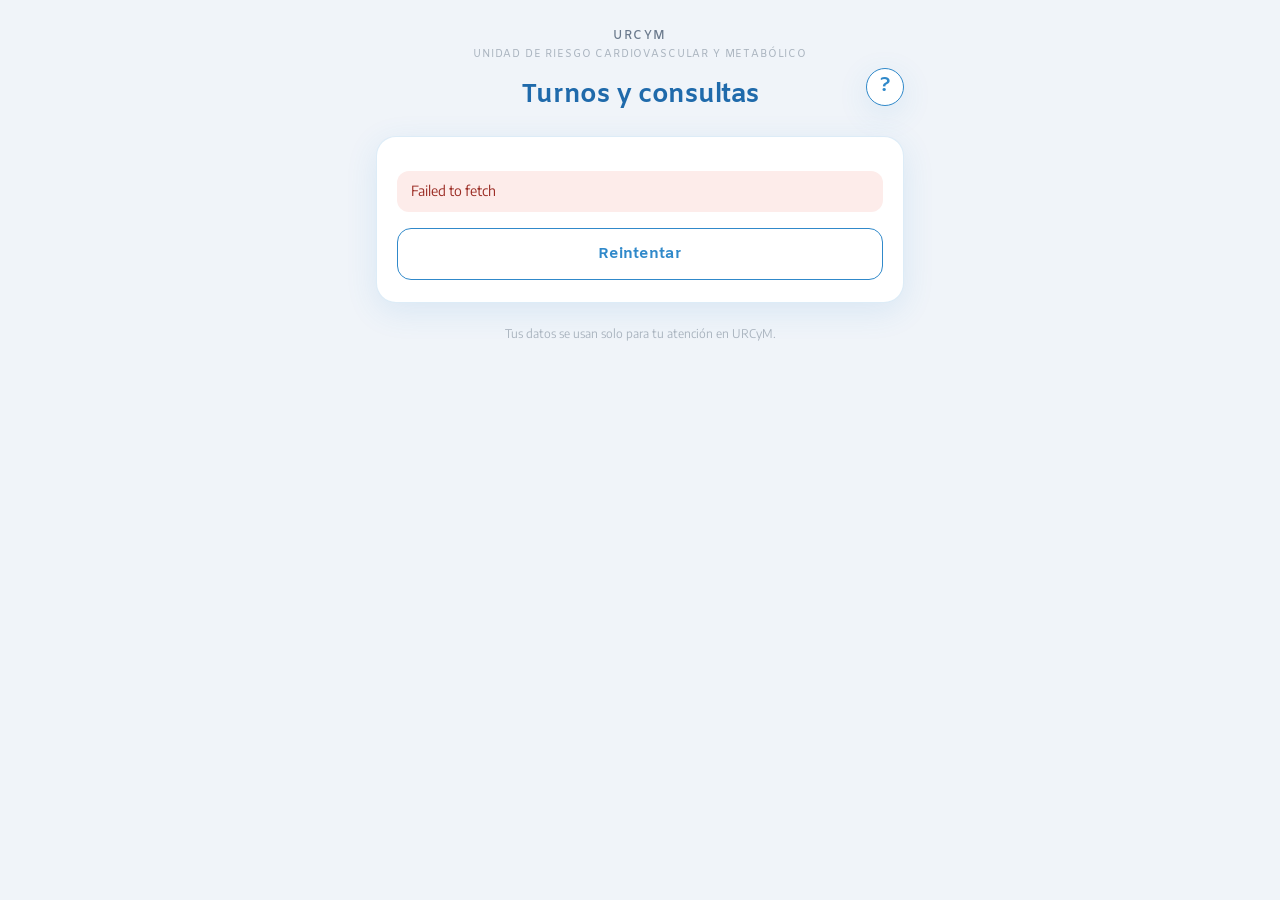
<file: turnos/index.html>
<!DOCTYPE html>
<html lang="es-AR">
<head>
<meta charset="UTF-8">
<meta name="viewport" content="width=device-width, initial-scale=1">
<title>URCyM</title>
<meta name="robots" content="noindex">
<script>location.replace('../' + location.search + location.hash);</script>
<noscript><meta http-equiv="refresh" content="0; url=../"></noscript>
</head>
<body style="font-family:system-ui,sans-serif;text-align:center;padding:40px;color:#1a2535">
<p>Abriendo URCyM…</p><p><a href="../">Si no se abre, tocá acá</a></p>
</body>
</html>
</file>
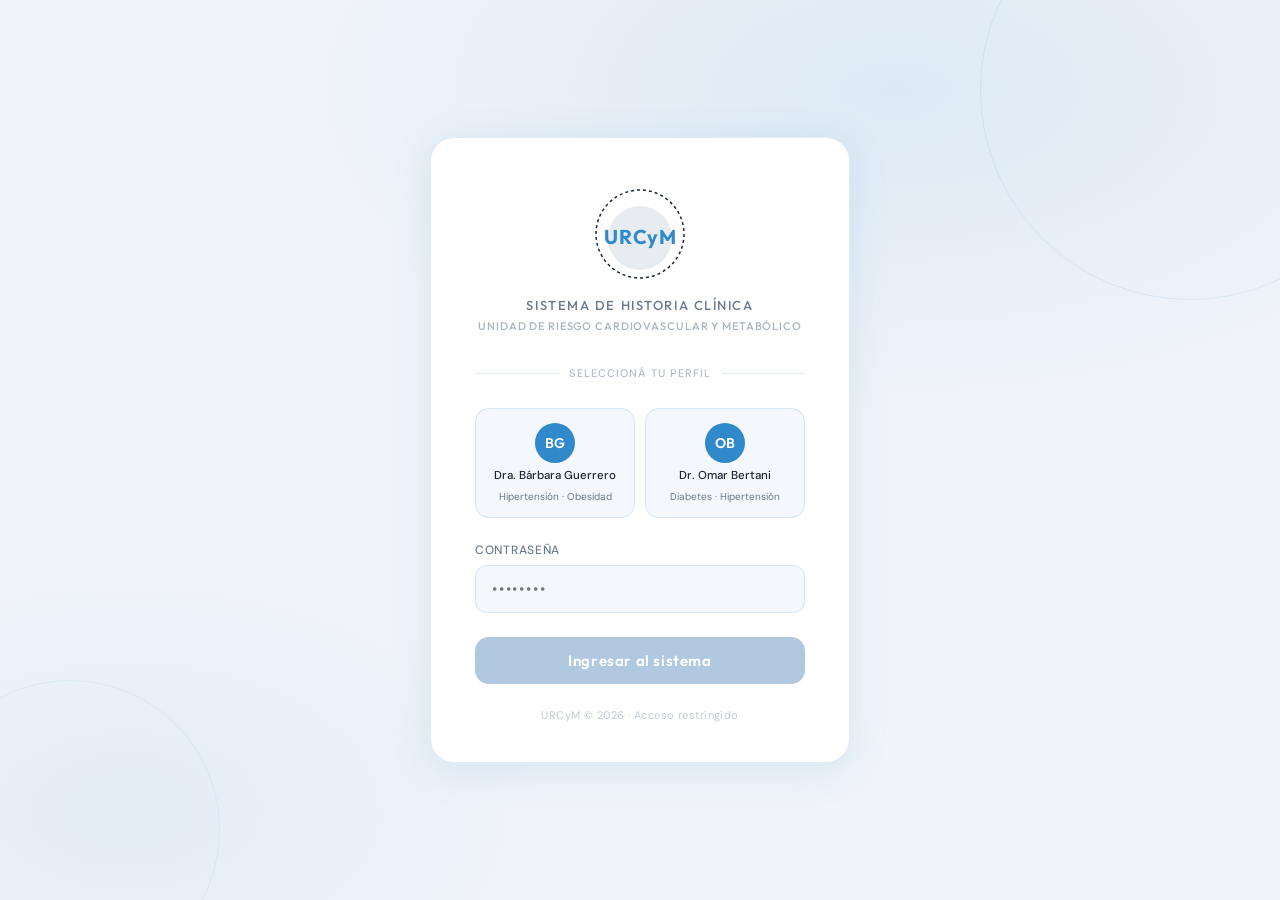
<file: ARCHIVO 1.html>
<!DOCTYPE html>
<html lang="es">
<head>
  <meta charset="UTF-8" />
  <meta name="viewport" content="width=device-width, initial-scale=1.0"/>
  <title>URCyM — Sistema de Historia Clínica</title>
  <link href="https://fonts.googleapis.com/css2?family=Outfit:wght@300;400;500;600;700&family=DM+Sans:ital,wght@0,300;0,400;0,500;1,300&display=swap" rel="stylesheet"/>
  <style>
    *, *::before, *::after { box-sizing: border-box; margin: 0; padding: 0; }

    :root {
      --blue: #3089ca;
      --blue-dark: #1f6aab;
      --blue-light: #e8f3fc;
      --blue-glow: rgba(48, 137, 202, 0.18);
      --gray: #f4f7fb;
      --gray-circle: #e8ecf1;
      --text: #1a2535;
      --text-soft: #6b7a8d;
      --white: #ffffff;
      --border: rgba(48,137,202,0.15);
      --shadow: 0 8px 40px rgba(48,137,202,0.13);
    }

    html, body {
      height: 100%;
      font-family: 'DM Sans', sans-serif;
      background: var(--gray);
      color: var(--text);
    }

    body {
      display: flex;
      align-items: center;
      justify-content: center;
      min-height: 100vh;
      padding: 20px;
      background:
        radial-gradient(ellipse 80% 60% at 70% 10%, rgba(48,137,202,0.10) 0%, transparent 60%),
        radial-gradient(ellipse 60% 50% at 10% 90%, rgba(48,137,202,0.07) 0%, transparent 55%),
        #f0f4f9;
    }

    /* Decorative background circles */
    body::before {
      content: '';
      position: fixed;
      top: -120px; right: -120px;
      width: 420px; height: 420px;
      border-radius: 50%;
      border: 1.5px solid rgba(48,137,202,0.10);
      pointer-events: none;
    }
    body::after {
      content: '';
      position: fixed;
      bottom: -80px; left: -80px;
      width: 300px; height: 300px;
      border-radius: 50%;
      border: 1.5px solid rgba(48,137,202,0.08);
      pointer-events: none;
    }

    .card {
      background: var(--white);
      border-radius: 24px;
      box-shadow: var(--shadow), 0 1px 0 rgba(255,255,255,0.9) inset;
      padding: 48px 44px 40px;
      width: 100%;
      max-width: 420px;
      border: 1px solid var(--border);
      animation: fadeUp 0.5s ease both;
    }

    @keyframes fadeUp {
      from { opacity: 0; transform: translateY(18px); }
      to   { opacity: 1; transform: translateY(0); }
    }

    /* Logo */
    .logo-wrap {
      display: flex;
      flex-direction: column;
      align-items: center;
      margin-bottom: 32px;
    }

    .logo-circle {
      position: relative;
      width: 96px; height: 96px;
      margin-bottom: 14px;
    }

    .logo-circle svg {
      width: 96px; height: 96px;
    }

    .logo-title {
      font-family: 'Outfit', sans-serif;
      font-size: 13px;
      font-weight: 500;
      letter-spacing: 0.12em;
      text-transform: uppercase;
      color: var(--text-soft);
      text-align: center;
      line-height: 1.5;
    }

    .logo-title span {
      display: block;
      font-size: 11px;
      letter-spacing: 0.08em;
      color: #aab4bf;
      margin-top: 2px;
    }

    /* Divider */
    .divider {
      display: flex;
      align-items: center;
      gap: 10px;
      margin-bottom: 28px;
    }
    .divider::before, .divider::after {
      content: '';
      flex: 1;
      height: 1px;
      background: var(--border);
    }
    .divider-text {
      font-size: 11px;
      font-weight: 500;
      letter-spacing: 0.1em;
      text-transform: uppercase;
      color: #b0bcc9;
    }

    /* User selector */
    .user-selector {
      display: grid;
      grid-template-columns: 1fr 1fr;
      gap: 10px;
      margin-bottom: 24px;
    }

    .user-btn {
      display: flex;
      flex-direction: column;
      align-items: center;
      gap: 6px;
      padding: 14px 10px;
      border-radius: 14px;
      border: 1.5px solid var(--border);
      background: var(--gray);
      cursor: pointer;
      transition: all 0.2s ease;
      font-family: 'DM Sans', sans-serif;
    }

    .user-btn:hover {
      border-color: var(--blue);
      background: var(--blue-light);
    }

    .user-btn.active {
      border-color: var(--blue);
      background: var(--blue-light);
      box-shadow: 0 0 0 3px var(--blue-glow);
    }

    .user-avatar {
      width: 40px; height: 40px;
      border-radius: 50%;
      background: var(--blue);
      display: flex; align-items: center; justify-content: center;
      font-family: 'Outfit', sans-serif;
      font-weight: 600;
      font-size: 14px;
      color: white;
      letter-spacing: 0.02em;
    }

    .user-btn.active .user-avatar {
      background: var(--blue-dark);
    }

    .user-name {
      font-size: 11.5px;
      font-weight: 500;
      color: var(--text);
      text-align: center;
      line-height: 1.3;
    }

    .user-role {
      font-size: 10px;
      color: var(--text-soft);
      text-align: center;
      line-height: 1.3;
    }

    /* Form */
    .form-group {
      margin-bottom: 16px;
    }

    label {
      display: block;
      font-size: 12px;
      font-weight: 500;
      letter-spacing: 0.06em;
      text-transform: uppercase;
      color: var(--text-soft);
      margin-bottom: 7px;
    }

    input[type="password"] {
      width: 100%;
      padding: 13px 16px;
      border-radius: 12px;
      border: 1.5px solid var(--border);
      background: var(--gray);
      font-family: 'DM Sans', sans-serif;
      font-size: 15px;
      color: var(--text);
      outline: none;
      transition: border-color 0.2s, box-shadow 0.2s;
      letter-spacing: 0.12em;
    }

    input[type="password"]:focus {
      border-color: var(--blue);
      background: white;
      box-shadow: 0 0 0 3px var(--blue-glow);
    }

    /* Error */
    .error-msg {
      display: none;
      font-size: 12px;
      color: #e05252;
      margin-top: 7px;
      padding: 8px 12px;
      background: #fff0f0;
      border-radius: 8px;
      border: 1px solid #f8d0d0;
    }

    .error-msg.visible { display: block; }

    /* Submit */
    .btn-login {
      width: 100%;
      padding: 14px;
      border-radius: 14px;
      border: none;
      background: var(--blue);
      color: white;
      font-family: 'Outfit', sans-serif;
      font-size: 15px;
      font-weight: 600;
      letter-spacing: 0.04em;
      cursor: pointer;
      transition: background 0.2s, transform 0.15s, box-shadow 0.2s;
      box-shadow: 0 4px 16px rgba(48,137,202,0.30);
      margin-top: 8px;
    }

    .btn-login:hover {
      background: var(--blue-dark);
      box-shadow: 0 6px 22px rgba(48,137,202,0.38);
      transform: translateY(-1px);
    }

    .btn-login:active { transform: translateY(0); }

    .btn-login:disabled {
      background: #b0c8e0;
      cursor: not-allowed;
      box-shadow: none;
      transform: none;
    }

    /* Footer */
    .card-footer {
      margin-top: 24px;
      text-align: center;
      font-size: 11px;
      color: #c0cad4;
      letter-spacing: 0.04em;
    }

    /* Dashboard (hidden initially) */
    #dashboard {
      display: none;
      width: 100%;
      max-width: 900px;
      animation: fadeUp 0.4s ease both;
    }

    .dash-header {
      background: white;
      border-radius: 20px;
      padding: 24px 32px;
      display: flex;
      align-items: center;
      justify-content: space-between;
      box-shadow: var(--shadow);
      border: 1px solid var(--border);
      margin-bottom: 20px;
      flex-wrap: wrap;
      gap: 12px;
    }

    .dash-brand {
      display: flex;
      align-items: center;
      gap: 14px;
    }

    .dash-logo {
      width: 44px; height: 44px;
    }

    .dash-title {
      font-family: 'Outfit', sans-serif;
    }

    .dash-title h1 {
      font-size: 18px;
      font-weight: 700;
      color: var(--blue);
      letter-spacing: -0.01em;
    }

    .dash-title p {
      font-size: 11px;
      color: var(--text-soft);
      letter-spacing: 0.06em;
      text-transform: uppercase;
    }

    .dash-user {
      display: flex;
      align-items: center;
      gap: 10px;
    }

    .dash-user-info {
      text-align: right;
    }

    .dash-user-info strong {
      display: block;
      font-size: 13px;
      font-weight: 600;
      color: var(--text);
    }

    .dash-user-info small {
      font-size: 11px;
      color: var(--text-soft);
    }

    .btn-logout {
      padding: 8px 16px;
      border-radius: 10px;
      border: 1.5px solid var(--border);
      background: transparent;
      font-family: 'DM Sans', sans-serif;
      font-size: 12px;
      font-weight: 500;
      color: var(--text-soft);
      cursor: pointer;
      transition: all 0.2s;
    }

    .btn-logout:hover {
      border-color: #e05252;
      color: #e05252;
      background: #fff0f0;
    }

    .dash-grid {
      display: grid;
      grid-template-columns: repeat(auto-fit, minmax(200px, 1fr));
      gap: 14px;
    }

    .dash-card {
      background: white;
      border-radius: 18px;
      padding: 28px 24px;
      border: 1px solid var(--border);
      box-shadow: 0 2px 16px rgba(48,137,202,0.07);
      cursor: pointer;
      transition: all 0.2s ease;
      display: flex;
      flex-direction: column;
      gap: 10px;
    }

    .dash-card:hover {
      transform: translateY(-3px);
      box-shadow: 0 8px 28px rgba(48,137,202,0.14);
      border-color: var(--blue);
    }

    .dash-card-icon {
      width: 44px; height: 44px;
      border-radius: 12px;
      background: var(--blue-light);
      display: flex; align-items: center; justify-content: center;
      font-size: 22px;
    }

    .dash-card h3 {
      font-family: 'Outfit', sans-serif;
      font-size: 15px;
      font-weight: 600;
      color: var(--text);
    }

    .dash-card p {
      font-size: 12px;
      color: var(--text-soft);
      line-height: 1.4;
    }

    .coming-soon {
      font-size: 10px;
      font-weight: 600;
      letter-spacing: 0.08em;
      text-transform: uppercase;
      color: var(--blue);
      background: var(--blue-light);
      padding: 3px 8px;
      border-radius: 20px;
      width: fit-content;
    }

    @media (max-width: 480px) {
      .card { padding: 32px 24px 28px; }
      .dash-header { padding: 18px 20px; }
      .dash-grid { grid-template-columns: 1fr 1fr; }
    }
  </style>
</head>
<body>

<!-- LOGIN -->
<div class="card" id="loginCard">

  <div class="logo-wrap">
    <!-- SVG logo recreado desde el diseño original -->
    <div class="logo-circle">
      <svg viewBox="0 0 96 96" fill="none" xmlns="http://www.w3.org/2000/svg">
        <!-- Círculo gris de fondo -->
        <circle cx="48" cy="52" r="32" fill="#e8ecf1"/>
        <!-- Círculo exterior punteado -->
        <circle cx="48" cy="48" r="44" stroke="#1a2535" stroke-width="1.5" stroke-dasharray="3 3"/>
        <!-- Texto URCyM -->
        <text x="48" y="58" text-anchor="middle" font-family="Outfit, sans-serif" font-weight="700" font-size="20" fill="#3089ca" letter-spacing="1">URCyM</text>
      </svg>
    </div>
    <div class="logo-title">
      Sistema de Historia Clínica
      <span>Unidad de Riesgo Cardiovascular y Metabólico</span>
    </div>
  </div>

  <div class="divider"><span class="divider-text">Seleccioná tu perfil</span></div>

  <div class="user-selector">
    <button class="user-btn" id="btn-barbara" onclick="selectUser('barbara')">
      <div class="user-avatar">BG</div>
      <div class="user-name">Dra. Bárbara Guerrero</div>
      <div class="user-role">Hipertensión · Obesidad</div>
    </button>
    <button class="user-btn" id="btn-omar" onclick="selectUser('omar')">
      <div class="user-avatar">OB</div>
      <div class="user-name">Dr. Omar Bertani</div>
      <div class="user-role">Diabetes · Hipertensión</div>
    </button>
  </div>

  <div class="form-group">
    <label for="password">Contraseña</label>
    <input type="password" id="password" placeholder="••••••••" autocomplete="current-password"/>
    <div class="error-msg" id="errorMsg">Usuario o contraseña incorrectos.</div>
  </div>

  <button class="btn-login" id="btnLogin" onclick="doLogin()" disabled>Ingresar al sistema</button>

  <div class="card-footer">URCyM © 2026 · Acceso restringido</div>
</div>

<!-- DASHBOARD -->
<div id="dashboard">
  <div class="dash-header">
    <div class="dash-brand">
      <svg class="dash-logo" viewBox="0 0 96 96" fill="none" xmlns="http://www.w3.org/2000/svg">
        <circle cx="48" cy="52" r="32" fill="#e8ecf1"/>
        <circle cx="48" cy="48" r="44" stroke="#1a2535" stroke-width="1.5" stroke-dasharray="3 3"/>
        <text x="48" y="58" text-anchor="middle" font-family="Outfit, sans-serif" font-weight="700" font-size="20" fill="#3089ca" letter-spacing="1">URCyM</text>
      </svg>
      <div class="dash-title">
        <h1>URCyM</h1>
        <p>Unidad de Riesgo Cardiovascular y Metabólico</p>
      </div>
    </div>
    <div class="dash-user">
      <div class="dash-user-info">
        <strong id="dashUserName"></strong>
        <small id="dashUserRole"></small>
      </div>
      <button class="btn-logout" onclick="logout()">Salir</button>
    </div>
  </div>

  <div class="dash-grid">
    <div class="dash-card">
      <div class="dash-card-icon">👤</div>
      <h3>Pacientes</h3>
      <p>Registro y búsqueda de pacientes</p>
      <span class="coming-soon">Próximamente</span>
    </div>
    <div class="dash-card">
      <div class="dash-card-icon">📋</div>
      <h3>Historia Clínica</h3>
      <p>Evoluciones y antecedentes</p>
      <span class="coming-soon">Próximamente</span>
    </div>
    <div class="dash-card">
      <div class="dash-card-icon">📅</div>
      <h3>Agenda</h3>
      <p>Turnos y calendario</p>
      <span class="coming-soon">Próximamente</span>
    </div>
    <div class="dash-card">
      <div class="dash-card-icon">🔬</div>
      <h3>Estudios</h3>
      <p>Laboratorio y complementarios</p>
      <span class="coming-soon">Próximamente</span>
    </div>
    <div class="dash-card">
      <div class="dash-card-icon">🏥</div>
      <h3>Consultorio</h3>
      <p>Configuración y datos</p>
      <span class="coming-soon">Próximamente</span>
    </div>
    <div class="dash-card">
      <div class="dash-card-icon">📊</div>
      <h3>Reportes</h3>
      <p>Estadísticas y seguimiento</p>
      <span class="coming-soon">Próximamente</span>
    </div>
  </div>
</div>

<script>
  const users = {
    barbara: {
      password: '1234',
      name: 'Dra. Bárbara Guerrero',
      role: 'Hipertensión · Obesidad'
    },
    omar: {
      password: '1234',
      name: 'Dr. Omar Bertani',
      role: 'Diabetes · Hipertensión'
    }
  };

  let selectedUser = null;

  function selectUser(user) {
    selectedUser = user;
    document.querySelectorAll('.user-btn').forEach(b => b.classList.remove('active'));
    document.getElementById('btn-' + user).classList.add('active');
    document.getElementById('btnLogin').disabled = false;
    document.getElementById('errorMsg').classList.remove('visible');
    document.getElementById('password').focus();
  }

  function doLogin() {
    if (!selectedUser) return;
    const pwd = document.getElementById('password').value;
    const user = users[selectedUser];
    if (pwd === user.password) {
      document.getElementById('loginCard').style.display = 'none';
      document.getElementById('dashboard').style.display = 'block';
      document.getElementById('dashUserName').textContent = user.name;
      document.getElementById('dashUserRole').textContent = user.role;
    } else {
      document.getElementById('errorMsg').classList.add('visible');
      document.getElementById('password').focus();
    }
  }

  function logout() {
    selectedUser = null;
    document.getElementById('password').value = '';
    document.getElementById('dashboard').style.display = 'none';
    document.getElementById('loginCard').style.display = 'block';
    document.querySelectorAll('.user-btn').forEach(b => b.classList.remove('active'));
    document.getElementById('btnLogin').disabled = true;
  }

  document.getElementById('password').addEventListener('keydown', function(e) {
    if (e.key === 'Enter') doLogin();
  });
</script>
</body>
</html>
</file>
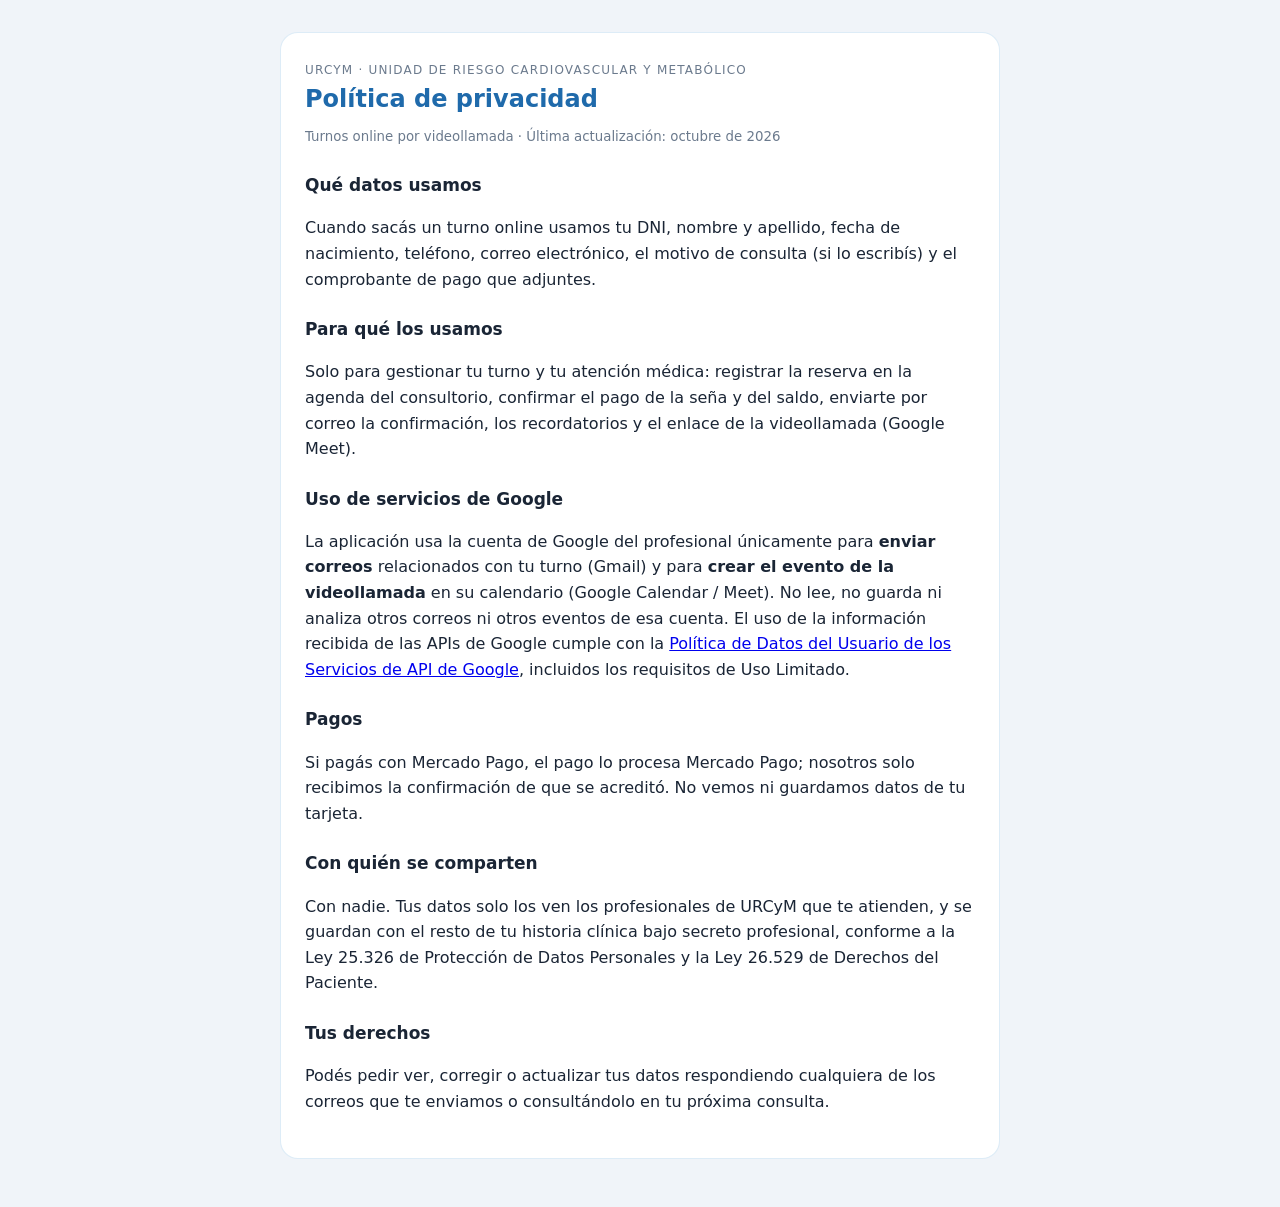
<file: privacidad.html>
<!DOCTYPE html>
<html lang="es-AR">
<head>
<meta charset="UTF-8">
<meta name="viewport" content="width=device-width, initial-scale=1">
<title>Política de privacidad · URCyM</title>
<style>
  body{margin:0;background:#f0f4f9;color:#1a2535;font-family:system-ui,-apple-system,"Segoe UI",sans-serif;line-height:1.6}
  main{max-width:720px;margin:0 auto;padding:32px 16px 48px}
  .card{background:#fff;border:1px solid rgba(48,137,202,.16);border-radius:18px;padding:28px 24px}
  h1{color:#1f6aab;font-size:24px;margin:0 0 4px}
  h2{font-size:17px;margin:24px 0 6px}
  .marca{font-size:12px;letter-spacing:.1em;text-transform:uppercase;color:#6b7a8d}
  small{color:#6b7a8d}
</style>
</head>
<body>
<main><div class="card">
<div class="marca">URCyM · Unidad de Riesgo Cardiovascular y Metabólico</div>
<h1>Política de privacidad</h1>
<small>Turnos online por videollamada · Última actualización: octubre de 2026</small>

<h2>Qué datos usamos</h2>
<p>Cuando sacás un turno online usamos tu DNI, nombre y apellido, fecha de nacimiento, teléfono, correo electrónico, el motivo de consulta (si lo escribís) y el comprobante de pago que adjuntes.</p>

<h2>Para qué los usamos</h2>
<p>Solo para gestionar tu turno y tu atención médica: registrar la reserva en la agenda del consultorio, confirmar el pago de la seña y del saldo, enviarte por correo la confirmación, los recordatorios y el enlace de la videollamada (Google Meet).</p>

<h2>Uso de servicios de Google</h2>
<p>La aplicación usa la cuenta de Google del profesional únicamente para <b>enviar correos</b> relacionados con tu turno (Gmail) y para <b>crear el evento de la videollamada</b> en su calendario (Google Calendar / Meet). No lee, no guarda ni analiza otros correos ni otros eventos de esa cuenta. El uso de la información recibida de las APIs de Google cumple con la <a href="https://developers.google.com/terms/api-services-user-data-policy">Política de Datos del Usuario de los Servicios de API de Google</a>, incluidos los requisitos de Uso Limitado.</p>

<h2>Pagos</h2>
<p>Si pagás con Mercado Pago, el pago lo procesa Mercado Pago; nosotros solo recibimos la confirmación de que se acreditó. No vemos ni guardamos datos de tu tarjeta.</p>

<h2>Con quién se comparten</h2>
<p>Con nadie. Tus datos solo los ven los profesionales de URCyM que te atienden, y se guardan con el resto de tu historia clínica bajo secreto profesional, conforme a la Ley 25.326 de Protección de Datos Personales y la Ley 26.529 de Derechos del Paciente.</p>

<h2>Tus derechos</h2>
<p>Podés pedir ver, corregir o actualizar tus datos respondiendo cualquiera de los correos que te enviamos o consultándolo en tu próxima consulta.</p>
</div></main>
</body>
</html>
</file>
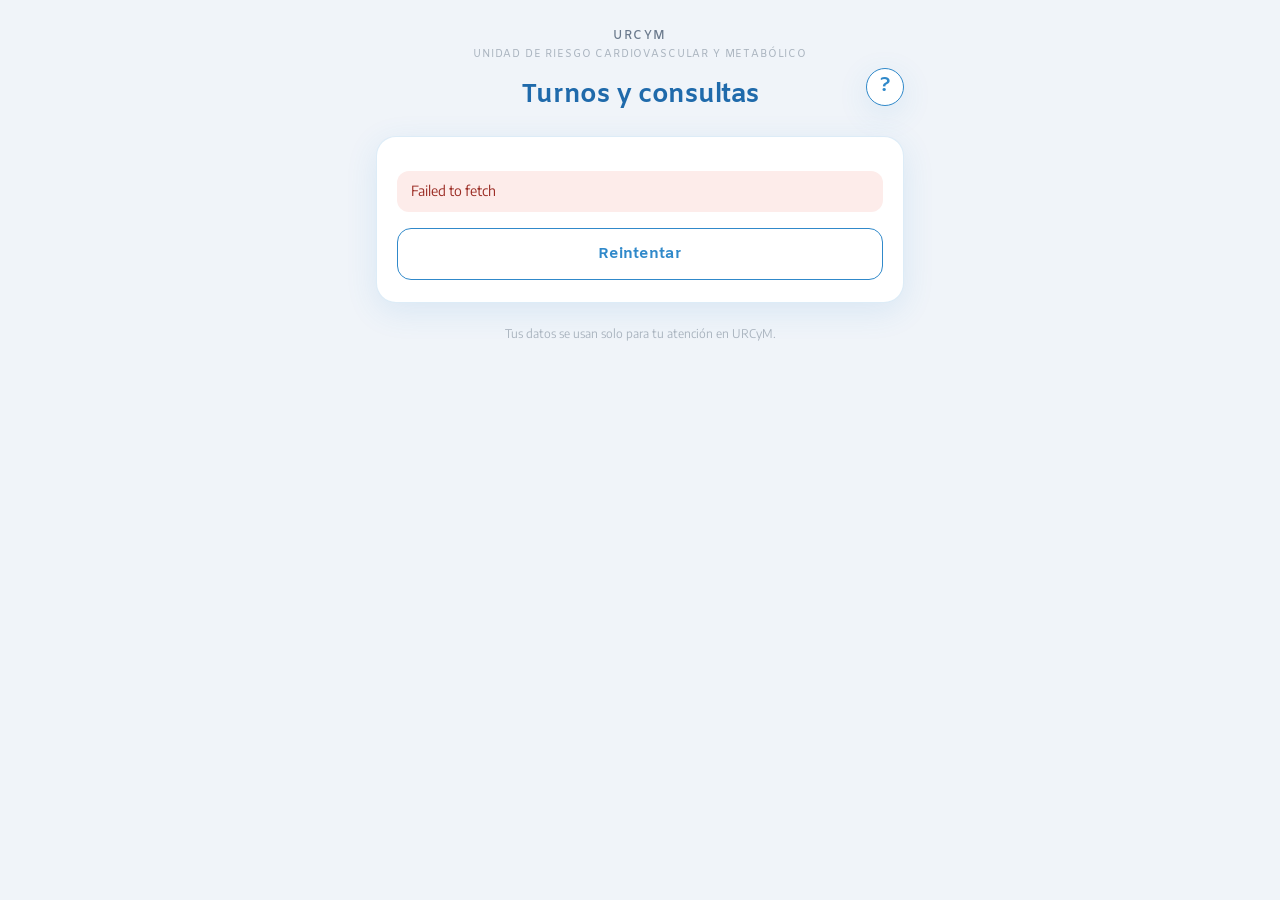
<file: turnos-video.html>
<!DOCTYPE html>
<html lang="es-AR">
<head>
<meta charset="UTF-8">
<meta name="viewport" content="width=device-width, initial-scale=1">
<title>URCyM</title>
<meta name="robots" content="noindex">
<script>location.replace('./' + location.search + location.hash);</script>
<noscript><meta http-equiv="refresh" content="0; url=./"></noscript>
</head>
<body style="font-family:system-ui,sans-serif;text-align:center;padding:40px;color:#1a2535">
<p>Abriendo URCyM…</p><p><a href="./">Si no se abre, tocá acá</a></p>
</body>
</html>
</file>
